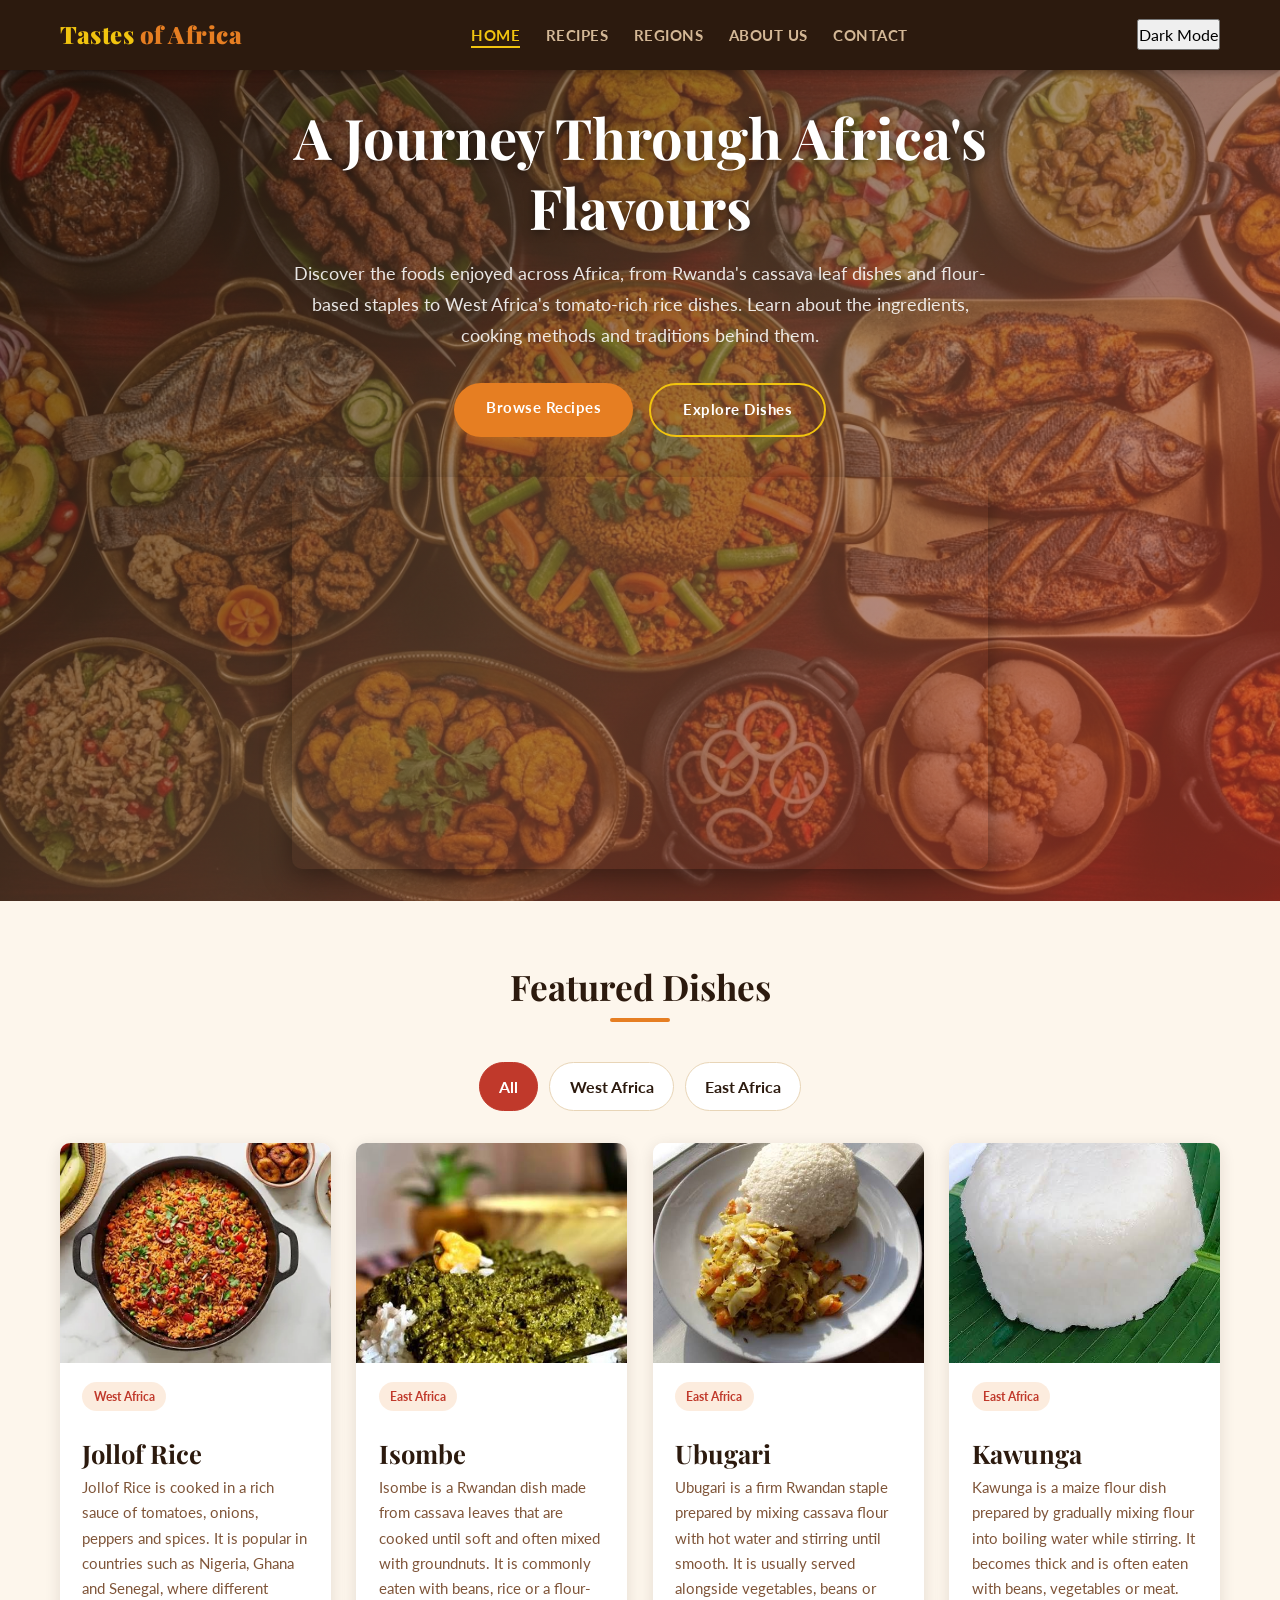
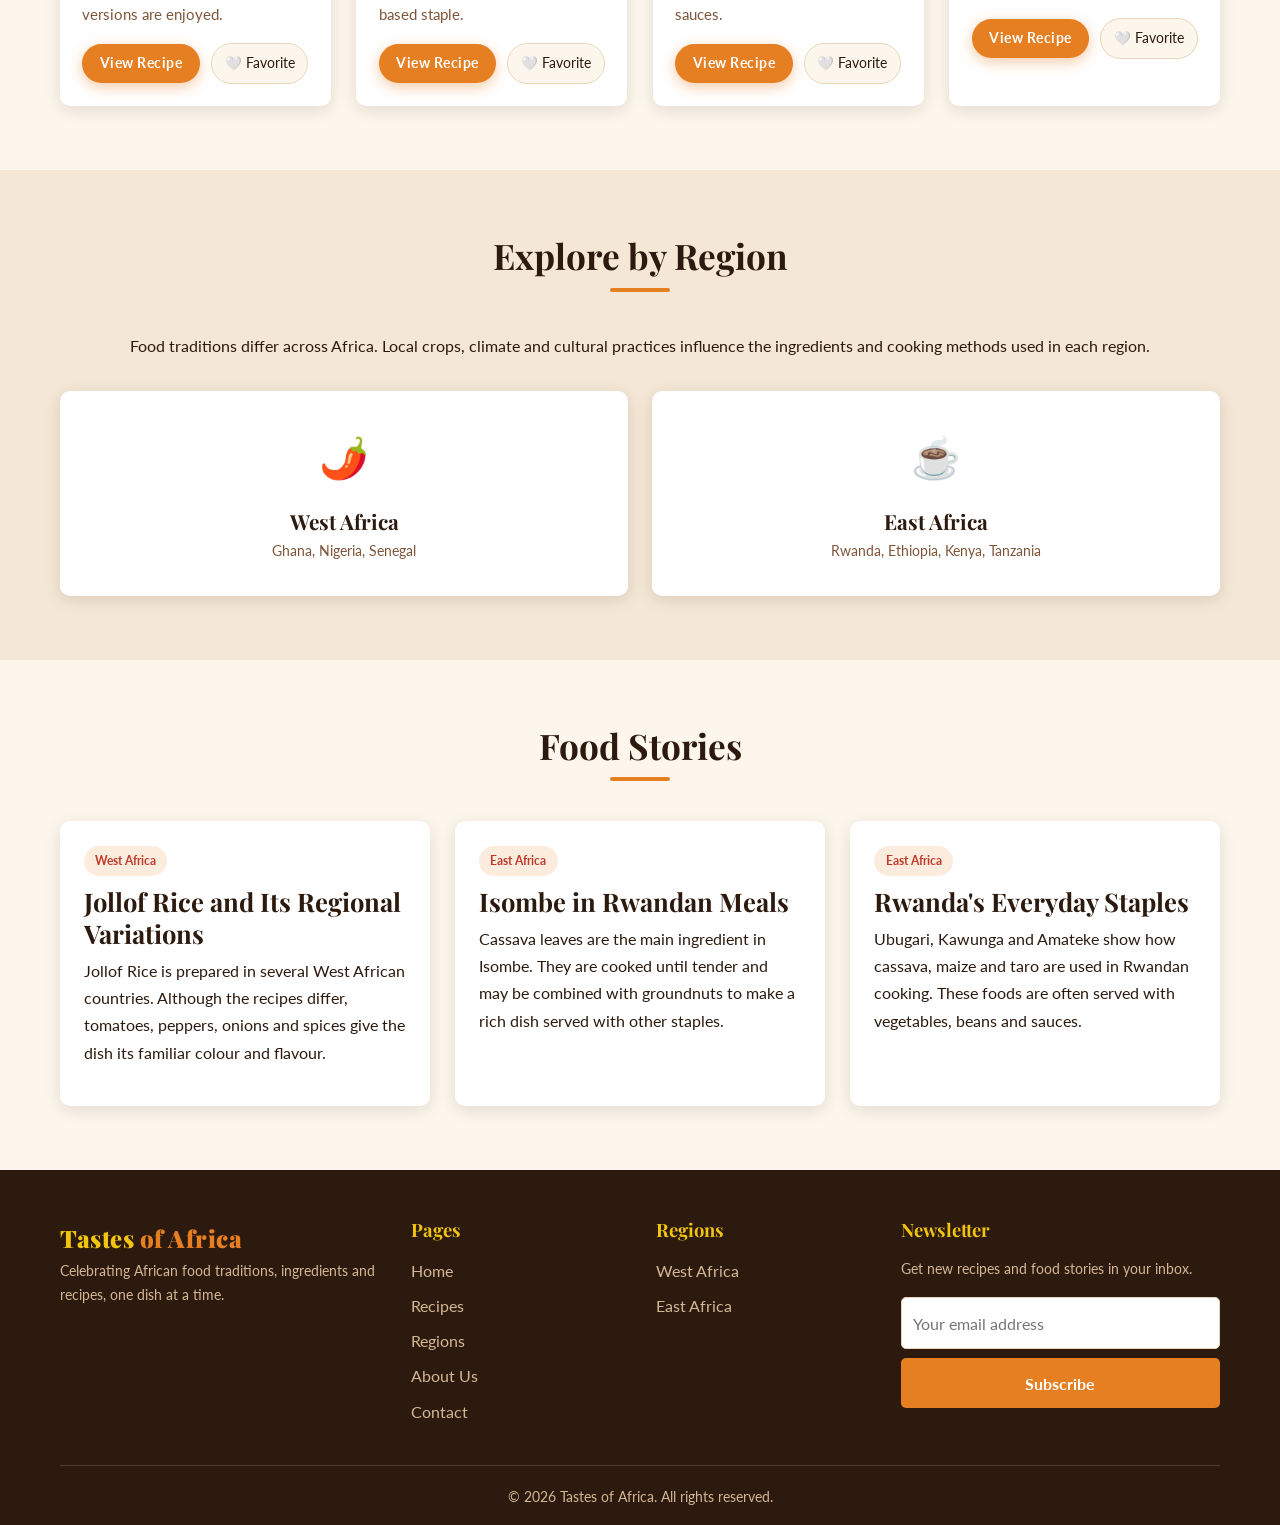
<file: index.html>
<!DOCTYPE html>
<html lang="en">
<head>
  <meta charset="UTF-8">
  <meta name="viewport" content="width=device-width, initial-scale=1.0">
  <title>Tastes of Africa | African Food and Recipes</title>
  <meta name="description" content="Discover African dishes, traditional ingredients, cooking methods and food cultures from East and West Africa.">
  <link rel="stylesheet" href="styles.css">
</head>
<body>

  <!-- Navigation -->
  <nav class="navbar" aria-label="Main navigation">
    <div class="container">
      <a href="index.html" class="nav-logo">Tastes <span>of Africa</span></a>

      <button class="nav-toggle" id="nav-toggle"
        aria-label="Toggle navigation"
        aria-controls="nav-links"
        aria-expanded="false">
        <span></span>
        <span></span>
        <span></span>
      </button>

      <ul class="nav-links" id="nav-links">
        <li><a href="index.html">Home</a></li>
        <li><a href="recipes.html">Recipes</a></li>
        <li><a href="regions.html">Regions</a></li>
        <li><a href="about.html">About Us</a></li>
        <li><a href="contact.html">Contact</a></li>
      </ul>
    </div>
  </nav>

  <!-- Homepage introduction -->
  <header class="hero" id="home">
    <div class="hero-bg" aria-hidden="true"></div>

    <div class="hero-content">
      <h1>A Journey Through Africa's Flavours</h1>
      <p>
        Discover the foods enjoyed across Africa, from Rwanda's cassava leaf
        dishes and flour-based staples to West Africa's tomato-rich rice dishes.
        Learn about the ingredients, cooking methods and traditions behind them.
      </p>

      <div class="hero-buttons">
        <a href="recipes.html" class="btn btn-primary">Browse Recipes</a>
        <a href="#featured" class="btn btn-outline">Explore Dishes</a>
      </div>

      <div class="hero-video">
        <div class="video-wrapper">
          <iframe
            width="560"
            height="315"
            src="https://www.youtube.com/embed/1zyDUkdVZ0E?si=cJLZMVnEvw1oaXay"
            title="African food and cooking traditions"
            frameborder="0"
            allow="accelerometer; autoplay; clipboard-write; encrypted-media; gyroscope; picture-in-picture; web-share"
            referrerpolicy="strict-origin-when-cross-origin"
            allowfullscreen>
          </iframe>
        </div>
      </div>
    </div>
  </header>

  <!-- Featured dishes -->
  <section class="section" id="featured">
    <div class="container">
      <h2 class="section-title">Featured Dishes</h2>

      <div class="filter-bar" role="group" aria-label="Filter recipes by region">
        <button class="filter-btn active" data-filter="all">All</button>
        <button class="filter-btn" data-filter="west-africa">West Africa</button>
        <button class="filter-btn" data-filter="east-africa">East Africa</button>
      </div>

      <div class="grid-4" id="recipe-grid">

        <article class="card recipe-card" data-region="west-africa">
          <figure>
            <img src="images/jollof-rice.jpg"
              alt="Jollof rice served with fried plantain"
              class="card-img" loading="lazy">

            <figcaption class="card-body">
              <span class="card-tag">West Africa</span>
              <h3>Jollof Rice</h3>
              <p>
                Jollof Rice is cooked in a rich sauce of tomatoes, onions,
                peppers and spices. It is popular in countries such as
                Nigeria, Ghana and Senegal, where different versions are enjoyed.
              </p>

              <div class="card-actions">
                <a href="recipe-jollof.html" class="btn btn-primary btn-small">
                  View Recipe
                </a>
                <button class="btn-fav" data-id="jollof">🤍 Favorite</button>
              </div>
            </figcaption>
          </figure>
        </article>

        <article class="card recipe-card" data-region="east-africa">
          <figure>
            <img src="images/isombe.jpg"
              alt="Traditional Rwandan Isombe"
              class="card-img" loading="lazy">

            <figcaption class="card-body">
              <span class="card-tag">East Africa</span>
              <h3>Isombe</h3>
              <p>
                Isombe is a Rwandan dish made from cassava leaves that are
                cooked until soft and often mixed with groundnuts.
                It is commonly eaten with beans, rice or a flour-based staple.
              </p>

              <div class="card-actions">
                <a href="recipe-isombe.html" class="btn btn-primary btn-small">
                  View Recipe
                </a>
                <button class="btn-fav" data-id="isombe">🤍 Favorite</button>
              </div>
            </figcaption>
          </figure>
        </article>

        <article class="card recipe-card" data-region="east-africa">
          <figure>
            <img src="images/ubugari.jpg"
              alt="Traditional Rwandan Ubugari"
              class="card-img" loading="lazy">

            <figcaption class="card-body">
              <span class="card-tag">East Africa</span>
              <h3>Ubugari</h3>
              <p>
                Ubugari is a firm Rwandan staple prepared by mixing cassava
                flour with hot water and stirring until smooth. It is usually
                served alongside vegetables, beans or sauces.
              </p>

              <div class="card-actions">
                <a href="recipe-ubugari.html" class="btn btn-primary btn-small">
                  View Recipe
                </a>
                <button class="btn-fav" data-id="ubugari">🤍 Favorite</button>
              </div>
            </figcaption>
          </figure>
        </article>

        <article class="card recipe-card" data-region="east-africa">
          <figure>
            <img src="images/kawunga.jpg"
              alt="Traditional East African Kawunga"
              class="card-img" loading="lazy">

            <figcaption class="card-body">
              <span class="card-tag">East Africa</span>
              <h3>Kawunga</h3>
              <p>
                Kawunga is a maize flour dish prepared by gradually mixing
                flour into boiling water while stirring. It becomes thick
                and is often eaten with beans, vegetables or meat.
              </p>

              <div class="card-actions">
                <a href="recipe-kawunga.html" class="btn btn-primary btn-small">
                  View Recipe
                </a>
                <button class="btn-fav" data-id="kawunga">🤍 Favorite</button>
              </div>
            </figcaption>
          </figure>
        </article>

      </div>
    </div>
  </section>

  <!-- Explore regions -->
  <section class="section region-section" id="regions">
    <div class="container">
      <h2 class="section-title">Explore by Region</h2>

      <p class="text-center">
        Food traditions differ across Africa. Local crops, climate and
        cultural practices influence the ingredients and cooking methods
        used in each region.
      </p>

      <div class="region-links">

        <a href="region-west.html" class="region-card">
          <span class="region-icon">🌶️</span>
          <span class="region-name">West Africa</span>
          <span>Ghana, Nigeria, Senegal</span>
        </a>

        <a href="region-east.html" class="region-card">
          <span class="region-icon">☕</span>
          <span class="region-name">East Africa</span>
          <span>Rwanda, Ethiopia, Kenya, Tanzania</span>
        </a>

      </div>
    </div>
  </section>

  <!-- Food stories -->
  <section class="section" id="trends">
    <div class="container">
      <h2 class="section-title">Food Stories</h2>

      <div class="grid-3">

        <article class="news-item">
          <span class="card-tag">West Africa</span>
          <h3>Jollof Rice and Its Regional Variations</h3>
          <p>
            Jollof Rice is prepared in several West African countries.
            Although the recipes differ, tomatoes, peppers, onions and
            spices give the dish its familiar colour and flavour.
          </p>
        </article>

        <article class="news-item">
          <span class="card-tag">East Africa</span>
          <h3>Isombe in Rwandan Meals</h3>
          <p>
            Cassava leaves are the main ingredient in Isombe.
            They are cooked until tender and may be combined with
            groundnuts to make a rich dish served with other staples.
          </p>
        </article>

        <article class="news-item">
          <span class="card-tag">East Africa</span>
          <h3>Rwanda's Everyday Staples</h3>
          <p>
            Ubugari, Kawunga and Amateke show how cassava, maize
            and taro are used in Rwandan cooking. These foods are
            often served with vegetables, beans and sauces.
          </p>
        </article>

      </div>
    </div>
  </section>

  <!-- Footer -->
  <footer class="footer">
    <div class="container">
      <div class="footer-grid">

        <div class="footer-brand">
          <span class="nav-logo">Tastes <span>of Africa</span></span>
          <p>
            Celebrating African food traditions, ingredients and recipes,
            one dish at a time.
          </p>
        </div>

        <div>
          <h4>Pages</h4>
          <ul>
            <li><a href="index.html">Home</a></li>
            <li><a href="recipes.html">Recipes</a></li>
            <li><a href="regions.html">Regions</a></li>
            <li><a href="about.html">About Us</a></li>
            <li><a href="contact.html">Contact</a></li>
          </ul>
        </div>

        <div>
          <h4>Regions</h4>
          <ul>
            <li><a href="region-west.html">West Africa</a></li>
            <li><a href="region-east.html">East Africa</a></li>
          </ul>
        </div>

        <div>
          <h4>Newsletter</h4>
          <p>Get new recipes and food stories in your inbox.</p>

          <form class="newsletter-form" id="newsletter-form">
            <input type="email" placeholder="Your email address"
              aria-label="Email address" required>
            <button type="submit">Subscribe</button>
          </form>
        </div>

      </div>

      <div class="footer-bottom">
        <p>&copy; 2026 Tastes of Africa. All rights reserved.</p>
      </div>
    </div>
  </footer>

  <script src="script.js"></script>
</body>
</html>
</file>
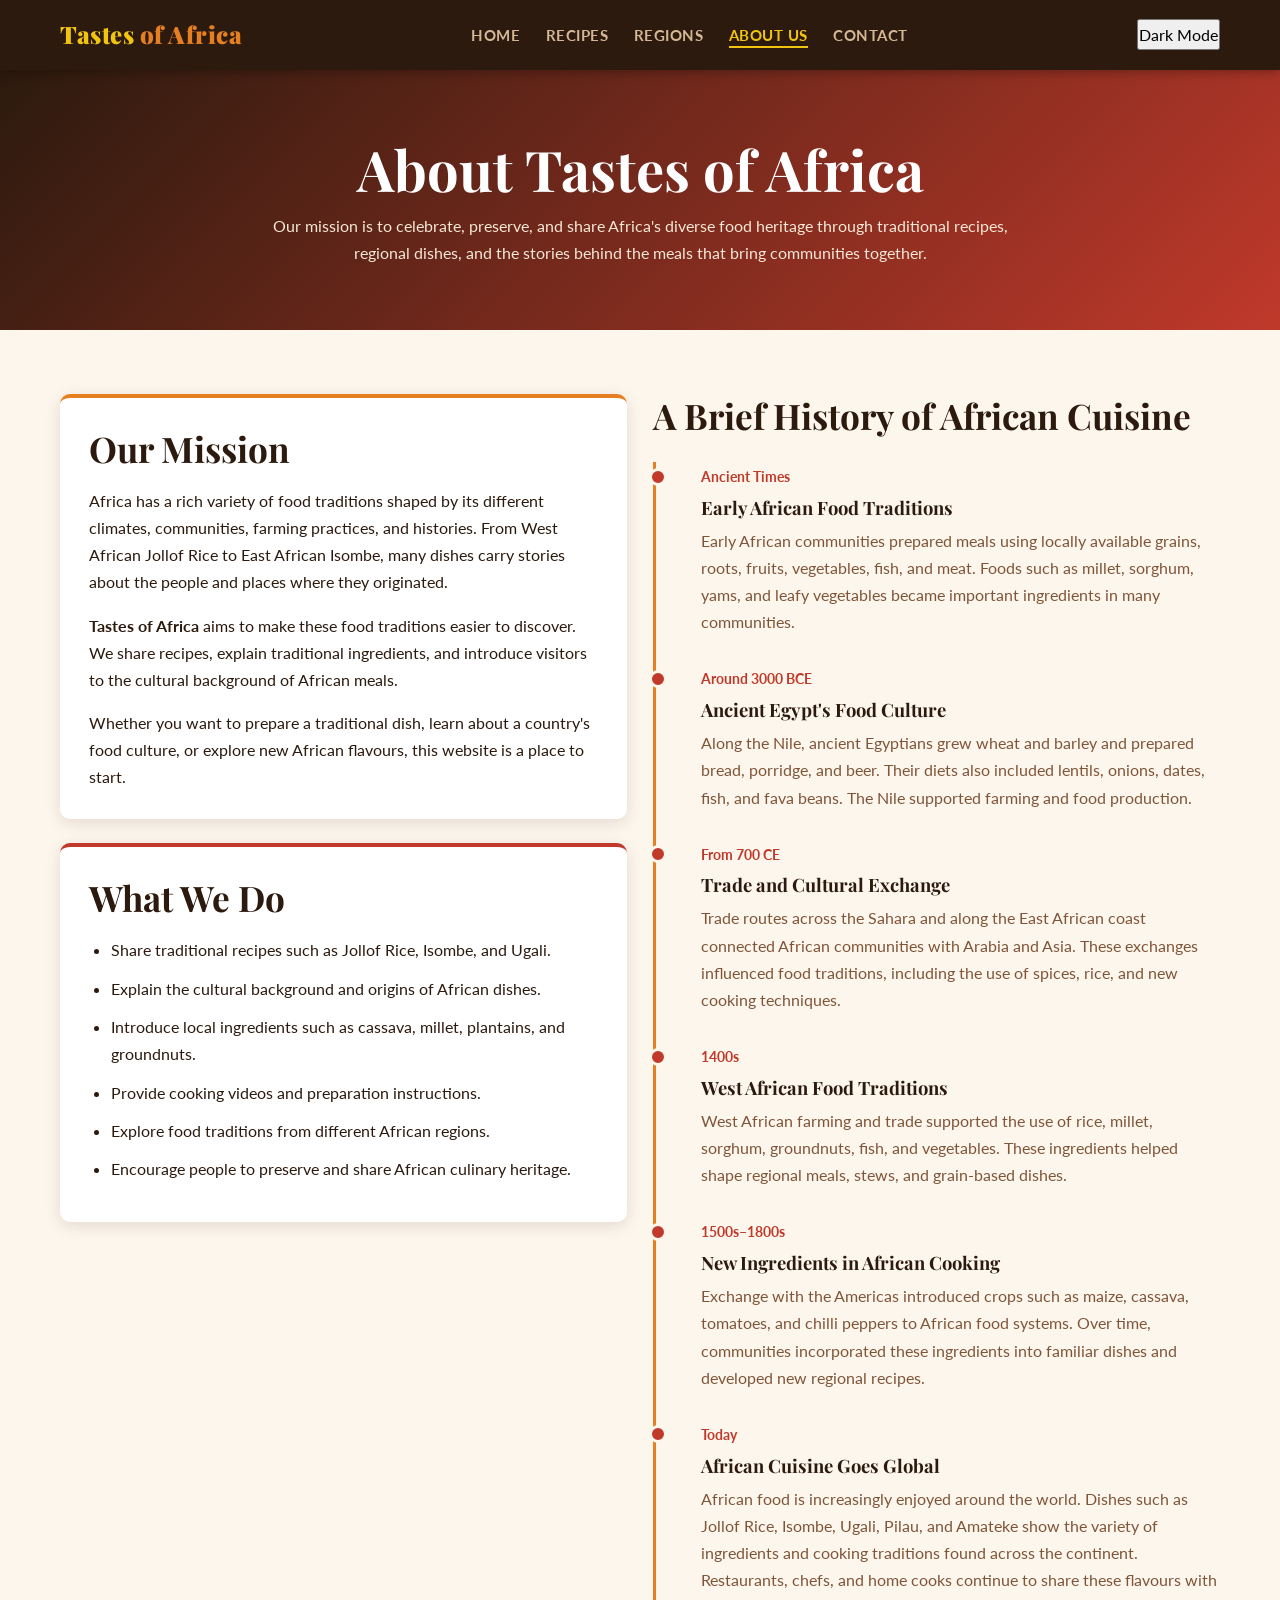
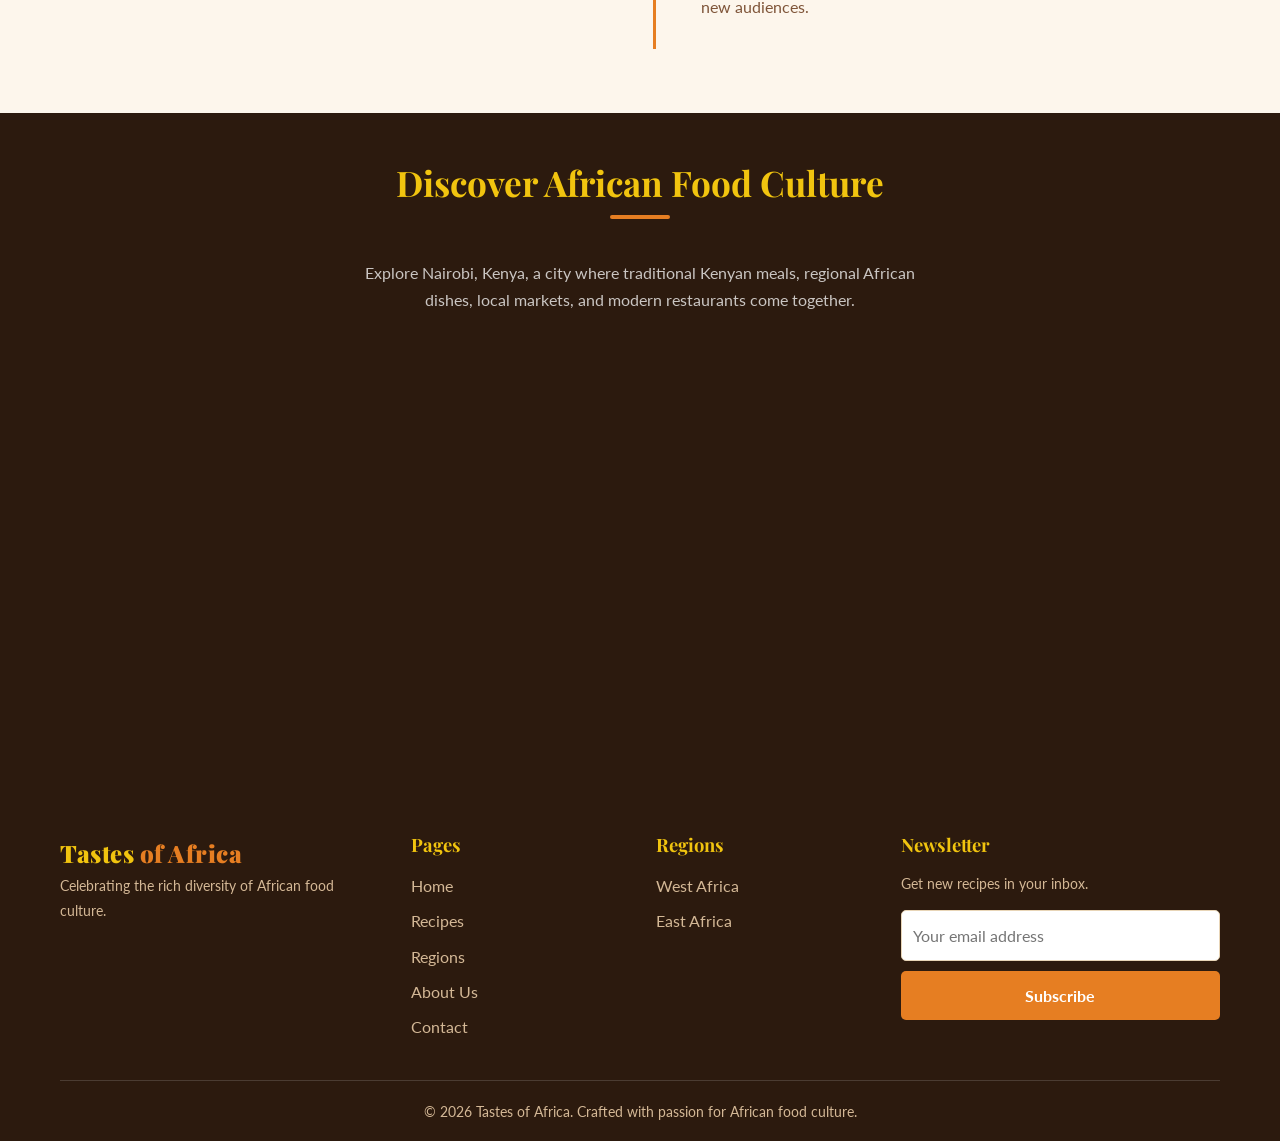
<file: about.html>
<!DOCTYPE html>
<html lang="en">
<head>
  <meta charset="UTF-8" />
  <meta name="viewport" content="width=device-width, initial-scale=1.0" />
  <meta name="description" content="Discover the mission of Tastes of Africa and explore the history, ingredients, and cultural traditions behind African cuisine." />
  <title>About Us – Tastes of Africa</title>
  <link rel="stylesheet" href="styles.css" />
</head>
<body>

  <nav class="navbar" aria-label="Main navigation">
    <div class="container">
      <a href="index.html" class="nav-logo">Tastes <span>of Africa</span></a>

      <button class="nav-toggle" id="nav-toggle" aria-label="Toggle navigation" aria-expanded="false">
        <span></span>
        <span></span>
        <span></span>
      </button>

      <ul class="nav-links" id="nav-links">
        <li><a href="index.html">Home</a></li>
        <li><a href="recipes.html">Recipes</a></li>
        <li><a href="regions.html">Regions</a></li>
        <li><a href="about.html">About Us</a></li>
        <li><a href="contact.html">Contact</a></li>
      </ul>
    </div>
  </nav>

  <header class="about-hero">
    <div class="container">
      <h1>About Tastes of Africa</h1>
      <p>
        Our mission is to celebrate, preserve, and share Africa's diverse food
        heritage through traditional recipes, regional dishes, and the stories
        behind the meals that bring communities together.
      </p>
    </div>
  </header>

  <section class="section">
    <div class="container">
      <div class="grid-2">

        <div>
          <div class="mission-box">
            <h2>Our Mission</h2>

            <p>
              Africa has a rich variety of food traditions shaped by its
              different climates, communities, farming practices, and histories.
              From West African Jollof Rice to East African Isombe, many dishes
              carry stories about the people and places where they originated.
            </p>

            <p>
              <strong>Tastes of Africa</strong> aims to make these food traditions
              easier to discover. We share recipes, explain traditional ingredients,
              and introduce visitors to the cultural background of African meals.
            </p>

            <p>
              Whether you want to prepare a traditional dish, learn about a
              country's food culture, or explore new African flavours, this
              website is a place to start.
            </p>
          </div>

          <div class="mission-box mission-activities">
            <h2>What We Do</h2>

            <ul class="activities-list">
              <li>Share traditional recipes such as Jollof Rice, Isombe, and Ugali.</li>
              <li>Explain the cultural background and origins of African dishes.</li>
              <li>Introduce local ingredients such as cassava, millet, plantains, and groundnuts.</li>
              <li>Provide cooking videos and preparation instructions.</li>
              <li>Explore food traditions from different African regions.</li>
              <li>Encourage people to preserve and share African culinary heritage.</li>
            </ul>
          </div>
        </div>

        <div>
          <h2 class="timeline-heading">A Brief History of African Cuisine</h2>

          <div class="timeline">

            <div class="timeline-item">
              <span class="timeline-year">Ancient Times</span>
              <h4>Early African Food Traditions</h4>
              <p>
                Early African communities prepared meals using locally available
                grains, roots, fruits, vegetables, fish, and meat. Foods such as
                millet, sorghum, yams, and leafy vegetables became important
                ingredients in many communities.
              </p>
            </div>

            <div class="timeline-item">
              <span class="timeline-year">Around 3000 BCE</span>
              <h4>Ancient Egypt's Food Culture</h4>
              <p>
                Along the Nile, ancient Egyptians grew wheat and barley and
                prepared bread, porridge, and beer. Their diets also included
                lentils, onions, dates, fish, and fava beans. The Nile supported
                farming and food production.
              </p>
            </div>

            <div class="timeline-item">
              <span class="timeline-year">From 700 CE</span>
              <h4>Trade and Cultural Exchange</h4>
              <p>
                Trade routes across the Sahara and along the East African coast
                connected African communities with Arabia and Asia. These
                exchanges influenced food traditions, including the use of
                spices, rice, and new cooking techniques.
              </p>
            </div>

            <div class="timeline-item">
              <span class="timeline-year">1400s</span>
              <h4>West African Food Traditions</h4>
              <p>
                West African farming and trade supported the use of rice, millet,
                sorghum, groundnuts, fish, and vegetables. These ingredients
                helped shape regional meals, stews, and grain-based dishes.
              </p>
            </div>

            <div class="timeline-item">
              <span class="timeline-year">1500s–1800s</span>
              <h4>New Ingredients in African Cooking</h4>
              <p>
                Exchange with the Americas introduced crops such as maize,
                cassava, tomatoes, and chilli peppers to African food systems.
                Over time, communities incorporated these ingredients into
                familiar dishes and developed new regional recipes.
              </p>
            </div>

            <div class="timeline-item">
              <span class="timeline-year">Today</span>
              <h4>African Cuisine Goes Global</h4>
              <p>
                African food is increasingly enjoyed around the world. Dishes
                such as Jollof Rice, Isombe, Ugali, Pilau, and Amateke show the
                variety of ingredients and cooking traditions found across the
                continent. Restaurants, chefs, and home cooks continue to share
                these flavours with new audiences.
              </p>
            </div>

          </div>
        </div>

      </div>
    </div>
  </section>

  <section class="section about-map-section">
    <div class="container">
      <h2 class="section-title about-map-title">
        Discover African Food Culture
      </h2>

      <p class="text-center about-map-description">
        Explore Nairobi, Kenya, a city where traditional Kenyan meals,
        regional African dishes, local markets, and modern restaurants
        come together.
      </p>

      <div class="map-wrapper">
        <iframe
          src="https://www.google.com/maps/embed?pb=!1m18!1m12!1m3!1d3988.816884!2d36.8219!3d-1.2921!2m3!1f0!2f0!3f0!3m2!1i1024!2i768!4f13.1!3m3!1m2!1s0x182f10d664b1fae3%3A0x3e37ff7faad5d75f!2sNairobi%2C%20Kenya!5e0!3m2!1sen!2sza!4v1699900000000"
          title="Map showing Nairobi, Kenya"
          loading="lazy"
          referrerpolicy="no-referrer-when-downgrade"
          allowfullscreen>
        </iframe>
      </div>
    </div>
  </section>

  <footer class="footer">
    <div class="container">
      <div class="footer-grid">

        <div class="footer-brand">
          <span class="nav-logo">Tastes <span>of Africa</span></span>
          <p>Celebrating the rich diversity of African food culture.</p>
        </div>

        <div>
          <h4>Pages</h4>
          <ul>
            <li><a href="index.html">Home</a></li>
            <li><a href="recipes.html">Recipes</a></li>
            <li><a href="regions.html">Regions</a></li>
            <li><a href="about.html">About Us</a></li>
            <li><a href="contact.html">Contact</a></li>
          </ul>
        </div>

        <div>
          <h4>Regions</h4>
          <ul>
            <li><a href="region-west.html">West Africa</a></li>
            <li><a href="region-east.html">East Africa</a></li>
          </ul>
        </div>

        <div>
          <h4>Newsletter</h4>
          <p class="newsletter-description">
            Get new recipes in your inbox.
          </p>

          <form
            class="newsletter-form"
            id="newsletter-form"
            novalidate
            aria-label="Newsletter signup">
            <input
              type="email"
              name="newsletter-email"
              placeholder="Your email address"
              aria-label="Email address"
              required />
            <button type="submit">Subscribe</button>
          </form>
        </div>

      </div>

      <div class="footer-bottom">
        <p>
          &copy; 2026 Tastes of Africa.
          Crafted with passion for African food culture.
        </p>
      </div>
    </div>
  </footer>

  <script src="script.js"></script>
</body>
</html>
</file>
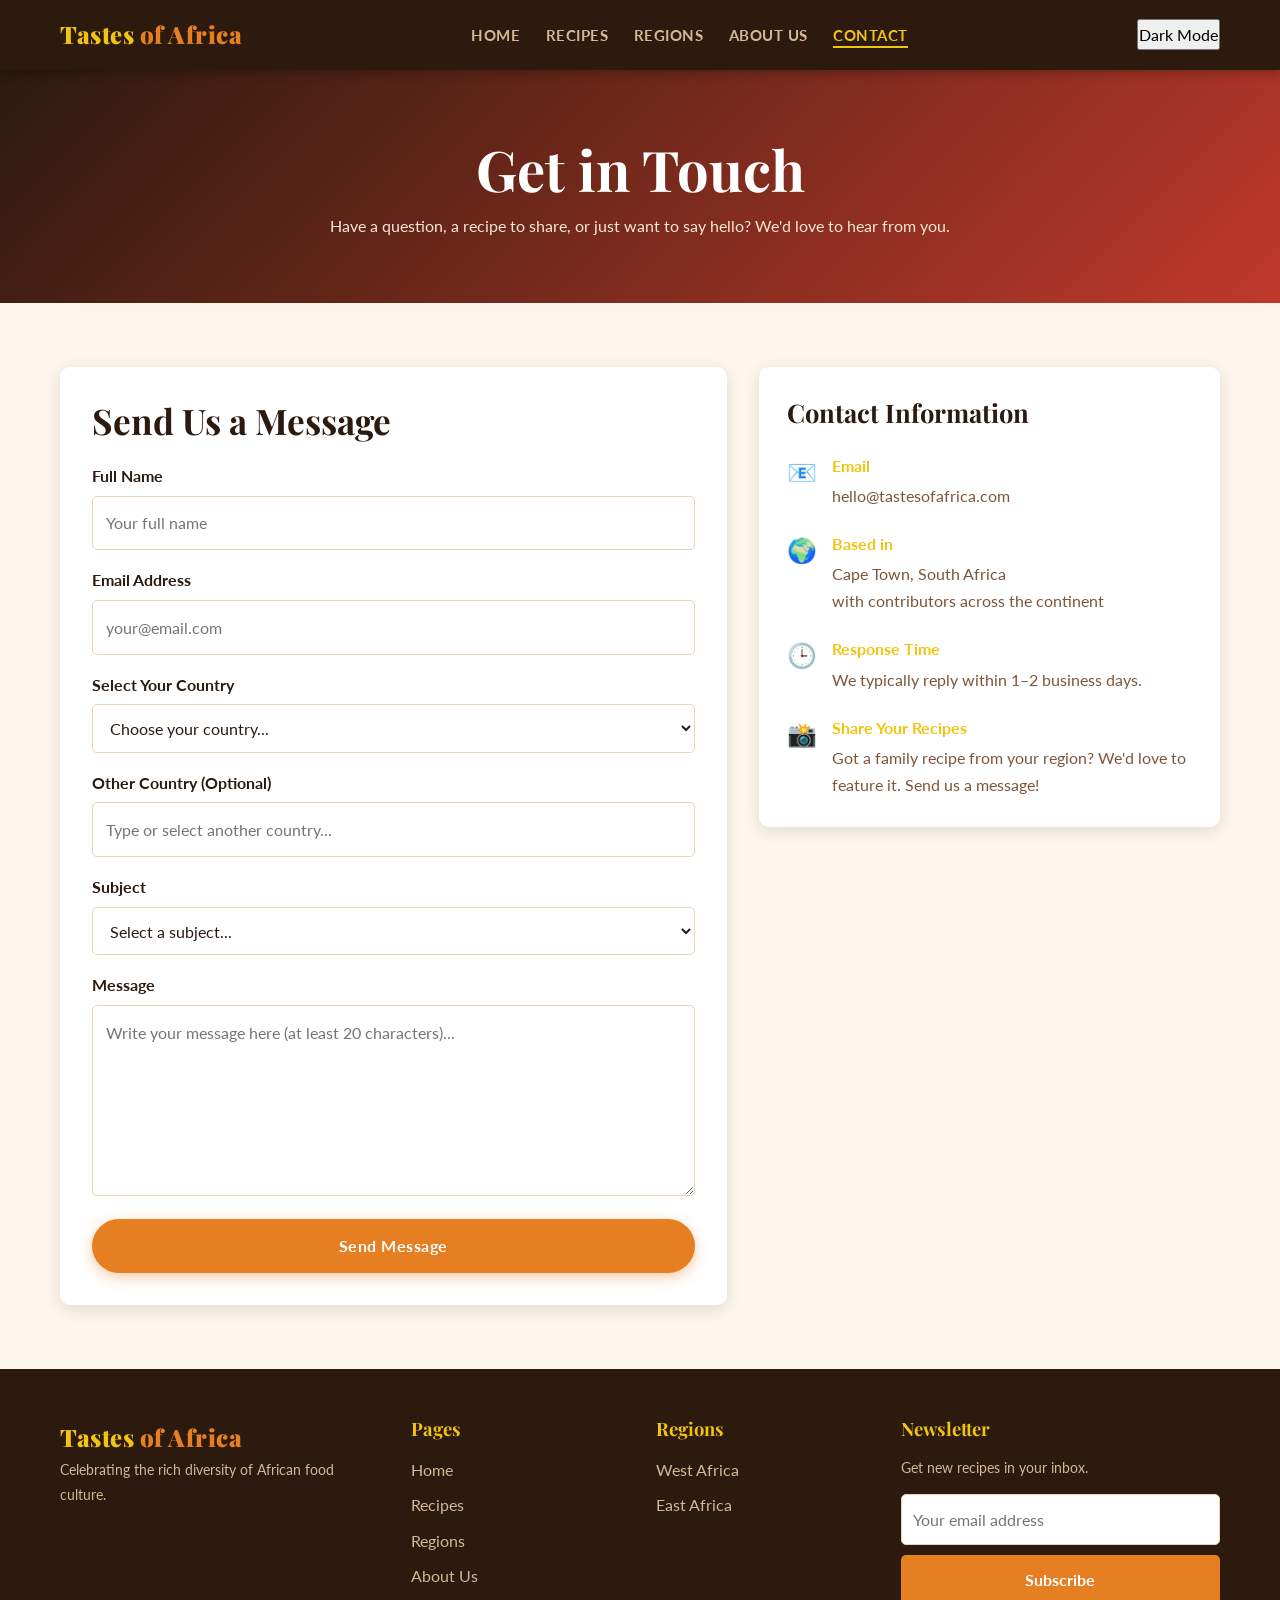
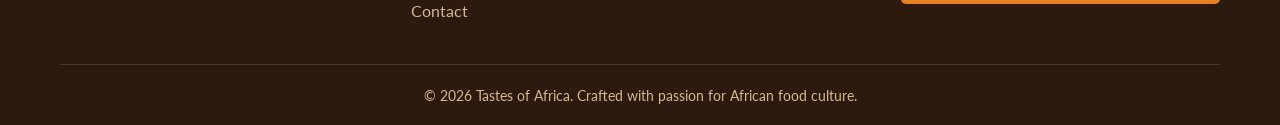
<file: contact.html>
<!DOCTYPE html>
<html lang="en">
<head>
  <meta charset="UTF-8" />
  <meta name="viewport" content="width=device-width, initial-scale=1.0" />
  <title>Contact Us – Tastes of Africa</title>
  <meta name="description" content="Get in touch with Tastes of Africa. Send us your questions, recipe suggestions, or feedback about African food culture." />
  <link rel="stylesheet" href="styles.css" />
</head>
<body>

  <nav class="navbar" aria-label="Main navigation">
    <div class="container">
      <a href="index.html" class="nav-logo">Tastes <span>of Africa</span></a>

      <button class="nav-toggle" id="nav-toggle" aria-label="Toggle navigation" aria-expanded="false">
        <span></span>
        <span></span>
        <span></span>
      </button>

      <ul class="nav-links" id="nav-links">
        <li><a href="index.html">Home</a></li>
        <li><a href="recipes.html">Recipes</a></li>
        <li><a href="regions.html">Regions</a></li>
        <li><a href="about.html">About Us</a></li>
        <li><a href="contact.html">Contact</a></li>
      </ul>
    </div>
  </nav>

  <header class="contact-hero">
    <div class="container">
      <h1>Get in Touch</h1>
      <p>
        Have a question, a recipe to share, or just want to say hello?
        We'd love to hear from you.
      </p>
    </div>
  </header>

  <section class="section">
    <div class="container">
      <div class="contact-layout">

        <div>
          <form id="contact-form" class="contact-form" novalidate aria-label="Contact form">

            <h2 class="contact-form-heading">Send Us a Message</h2>

            <div class="form-group">
              <label for="contact-name">Full Name</label>
              <input
                type="text"
                id="contact-name"
                name="name"
                placeholder="Your full name"
                required
                autocomplete="name"
              />
            </div>

            <div class="form-group">
              <label for="contact-email">Email Address</label>
              <input
                type="email"
                id="contact-email"
                name="email"
                placeholder="your@email.com"
                required
                autocomplete="email"
              />
            </div>

            <div class="form-group">
              <label for="contact-country">Select Your Country</label>
              <select id="contact-country" name="country">
                <option value="">Choose your country...</option>
                <option value="Rwanda">Rwanda</option>
                <option value="Uganda">Uganda</option>
                <option value="Kenya">Kenya</option>
                <option value="Tanzania">Tanzania</option>
                <option value="Nigeria">Nigeria</option>
                <option value="Ghana">Ghana</option>
                <option value="South Africa">South Africa</option>
                <option value="Ethiopia">Ethiopia</option>
                <option value="Morocco">Morocco</option>
                <option value="Egypt">Egypt</option>
                <option value="Other">Other</option>
              </select>
            </div>

            <div class="form-group">
              <label for="other-country">Other Country (Optional)</label>
              <input
                type="text"
                id="other-country"
                name="other-country"
                list="country-list"
                placeholder="Type or select another country..."
              />

              <datalist id="country-list">
                <option value="Senegal"></option>
                <option value="Ivory Coast"></option>
                <option value="United Kingdom"></option>
                <option value="United States"></option>
                <option value="Canada"></option>
                <option value="Australia"></option>
                <option value="Germany"></option>
                <option value="France"></option>
                <option value="Netherlands"></option>
              </datalist>
            </div>

            <div class="form-group">
              <label for="contact-subject">Subject</label>
              <select id="contact-subject" name="subject">
                <option value="">Select a subject...</option>
                <option value="recipe">Recipe Question or Suggestion</option>
                <option value="collaboration">Collaboration or Partnership</option>
                <option value="feedback">Website Feedback</option>
                <option value="other">Other</option>
              </select>
            </div>

            <div class="form-group">
              <label for="contact-message">Message</label>
              <textarea
                id="contact-message"
                name="message"
                placeholder="Write your message here (at least 20 characters)..."
                required
                minlength="21"
                rows="6"
              ></textarea>

              <span class="form-error" id="msg-error" role="alert"></span>
            </div>

            <button
              type="submit"
              class="btn btn-primary contact-submit"
              id="form-submit"
            >
              Send Message
            </button>

          </form>

          <div
            class="form-confirmation"
            id="form-confirm"
            role="status"
            aria-live="polite"
            hidden
          >
            <h3>✅ Message Sent!</h3>
            <p id="confirm-text">
              Thank you for contacting Tastes of Africa. We appreciate your message!
            </p>
          </div>

        </div>

        <aside>
          <div class="contact-info-box">
            <h3>Contact Information</h3>

            <div class="info-item">
              <span class="info-icon">📧</span>
              <div>
                <strong class="info-label">Email</strong>
                <p>hello@tastesofafrica.com</p>
              </div>
            </div>

            <div class="info-item">
              <span class="info-icon">🌍</span>
              <div>
                <strong class="info-label">Based in</strong>
                <p>
                  Cape Town, South Africa<br />
                  with contributors across the continent
                </p>
              </div>
            </div>

            <div class="info-item">
              <span class="info-icon">🕒</span>
              <div>
                <strong class="info-label">Response Time</strong>
                <p>We typically reply within 1–2 business days.</p>
              </div>
            </div>

            <div class="info-item">
              <span class="info-icon">📸</span>
              <div>
                <strong class="info-label">Share Your Recipes</strong>
                <p>
                  Got a family recipe from your region?
                  We'd love to feature it. Send us a message!
                </p>
              </div>
            </div>
          </div>

          <div class="map-wrapper contact-map">
            <iframe
              src="https://www.google.com/maps/embed?pb=!1m18!1m12!1m3!1d105226.8!2d18.4241!3d-33.9249!2m3!1f0!2f0!3f0!3m2!1i1024!2i768!4f13.1!3m3!1m2!1s0x1dcc500f8826eed7%3A0x687fe1fc2828498f!2sCape%20Town%2C%20South%20Africa!5e0!3m2!1sen!2sza!4v1699900000000"
              title="Cape Town, South Africa — location of Tastes of Africa"
              loading="lazy"
              referrerpolicy="no-referrer-when-downgrade"
              allowfullscreen>
            </iframe>
          </div>
        </aside>

      </div>
    </div>
  </section>

  <footer class="footer">
    <div class="container">
      <div class="footer-grid">

        <div class="footer-brand">
          <span class="nav-logo">Tastes <span>of Africa</span></span>
          <p>Celebrating the rich diversity of African food culture.</p>
        </div>

        <div>
          <h4>Pages</h4>
          <ul>
            <li><a href="index.html">Home</a></li>
            <li><a href="recipes.html">Recipes</a></li>
            <li><a href="regions.html">Regions</a></li>
            <li><a href="about.html">About Us</a></li>
            <li><a href="contact.html">Contact</a></li>
          </ul>
        </div>

        <div>
          <h4>Regions</h4>
          <ul>
            <li><a href="region-west.html">West Africa</a></li>
            <li><a href="region-east.html">East Africa</a></li>
          </ul>
        </div>

        <div>
          <h4>Newsletter</h4>
          <p class="newsletter-description">
            Get new recipes in your inbox.
          </p>

          <form
            class="newsletter-form"
            id="newsletter-form"
            novalidate
            aria-label="Newsletter signup"
          >
            <input
              type="email"
              name="newsletter-email"
              placeholder="Your email address"
              aria-label="Email address"
              required
            />
            <button type="submit">Subscribe</button>
          </form>
        </div>

      </div>

      <div class="footer-bottom">
        <p>
          &copy; 2026 Tastes of Africa.
          Crafted with passion for African food culture.
        </p>
      </div>
    </div>
  </footer>

  <script src="script.js"></script>
</body>
</html>
</file>
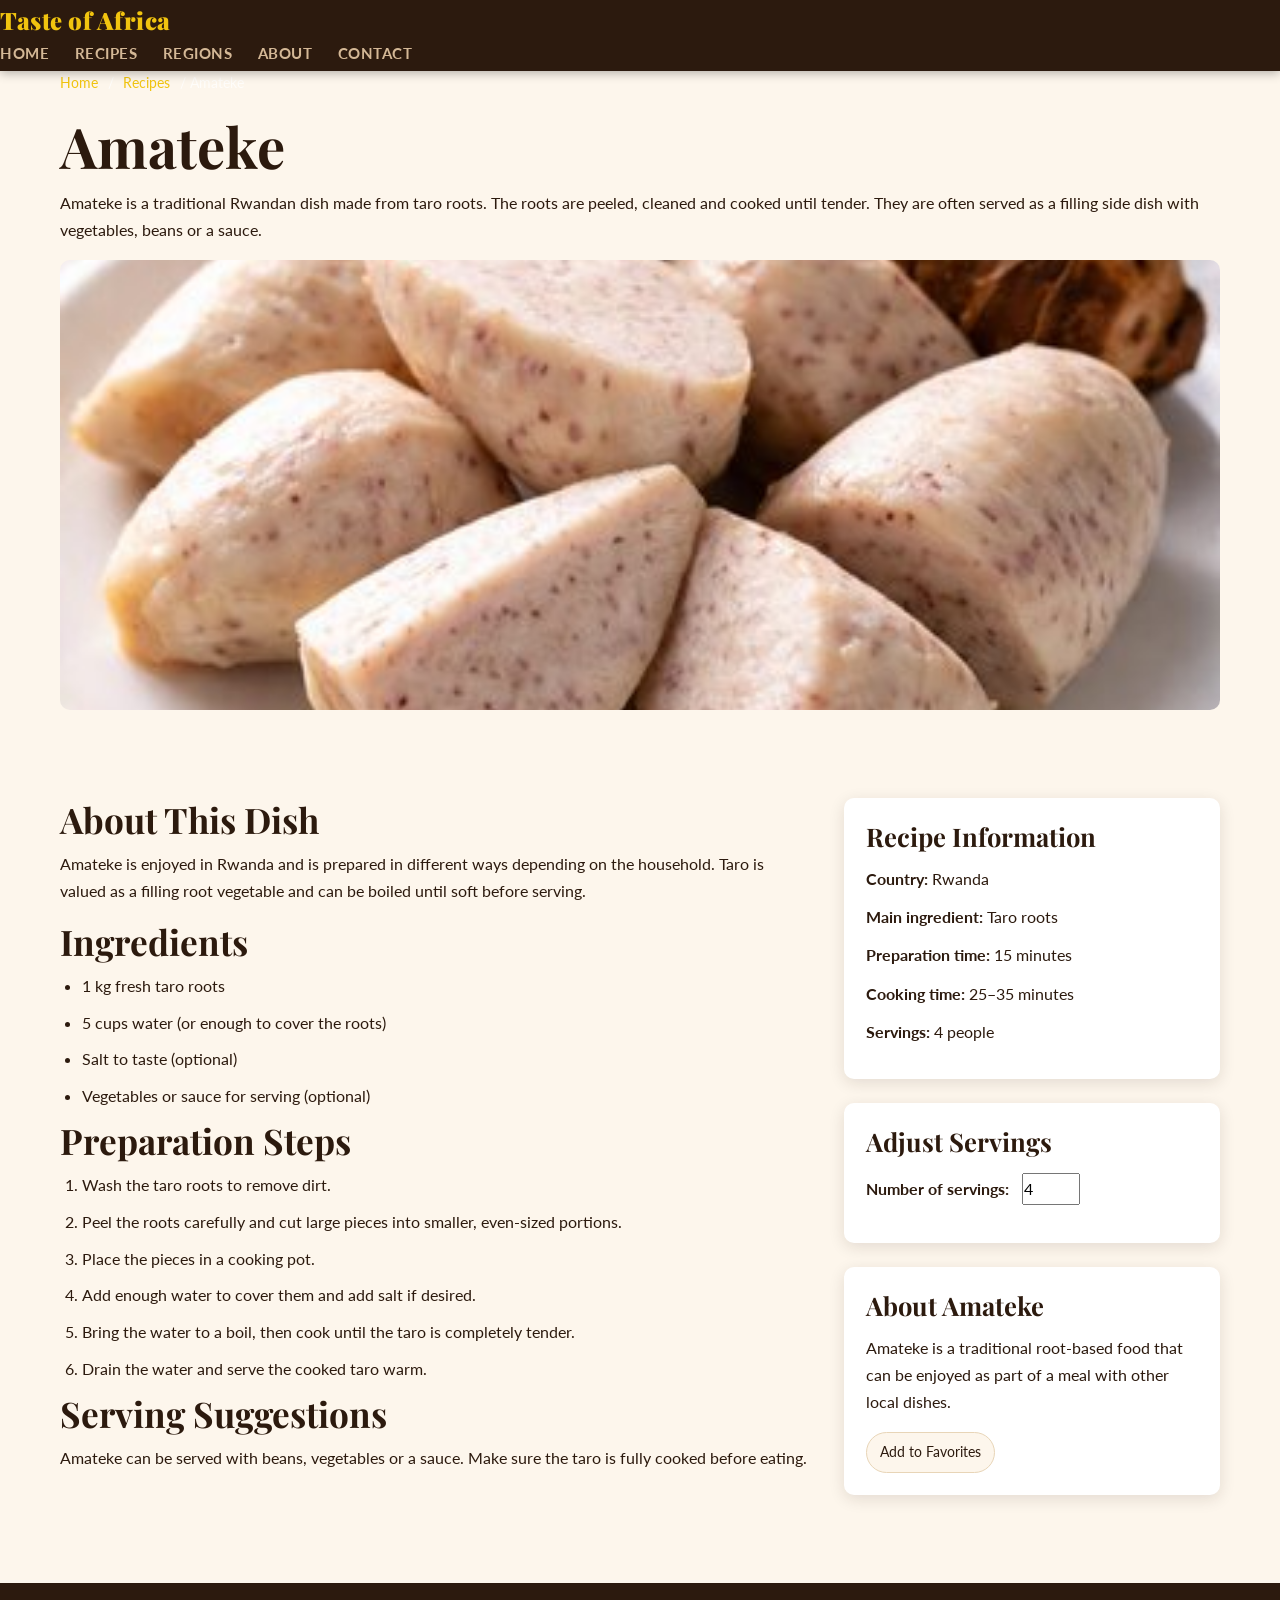
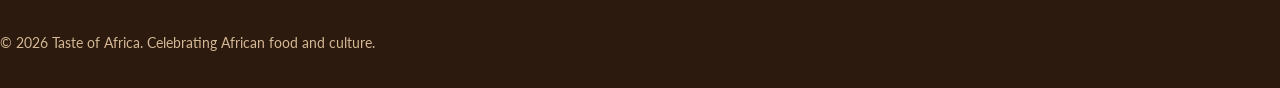
<file: recipe-amateke.html>
<!DOCTYPE html>
<html lang="en">
<head>
    <meta charset="UTF-8">
    <meta name="viewport" content="width=device-width, initial-scale=1.0">
    <title>Amateke Recipe | Taste of Africa</title>
    <link rel="stylesheet" href="styles.css">
</head>
<body>

    <!-- Navigation -->
    <nav class="navbar">
        <a href="index.html" class="nav-logo">Taste of Africa</a>

        <button class="nav-toggle" id="nav-toggle" aria-label="Open navigation">
            ☰
        </button>

        <div class="nav-links" id="nav-links">
            <a href="index.html">Home</a>
            <a href="recipes.html">Recipes</a>
            <a href="regions.html">Regions</a>
            <a href="about.html">About</a>
            <a href="contact.html">Contact</a>
        </div>
    </nav>

    <main class="container">
        <!-- Recipe introduction -->
        <section class="recipe-hero">
            <p class="breadcrumb">
                <a href="index.html">Home</a> /
                <a href="recipes.html">Recipes</a> /
                Amateke
            </p>

            <h1>Amateke</h1>

            <p>
                Amateke is a traditional Rwandan dish made from taro roots.
                The roots are peeled, cleaned and cooked until tender. They
                are often served as a filling side dish with vegetables,
                beans or a sauce.
            </p>

            <img
                src="images/amateke.jpg"
                alt="Cooked traditional Amateke taro roots"
                class="recipe-img"
            >
        </section>

        <!-- Recipe details -->
        <section class="section recipe-layout">
            <div class="recipe-main">
                <h2>About This Dish</h2>

                <p>
                    Amateke is enjoyed in Rwanda and is prepared in different
                    ways depending on the household. Taro is valued as a
                    filling root vegetable and can be boiled until soft
                    before serving.
                </p>

                <h2>Ingredients</h2>

                <ul id="ingredient-list" data-original-servings="4">
                    <li>
                        <span data-base-quantity="1" data-unit="kg">
                            1 kg
                        </span>
                        fresh taro roots
                    </li>
                    <li>
                        <span data-base-quantity="5" data-unit="cups">
                            5 cups
                        </span>
                        water (or enough to cover the roots)
                    </li>
                    <li>Salt to taste (optional)</li>
                    <li>Vegetables or sauce for serving (optional)</li>
                </ul>

                <h2>Preparation Steps</h2>

                <ol>
                    <li>Wash the taro roots to remove dirt.</li>
                    <li>
                        Peel the roots carefully and cut large pieces into
                        smaller, even-sized portions.
                    </li>
                    <li>Place the pieces in a cooking pot.</li>
                    <li>
                        Add enough water to cover them and add salt if desired.
                    </li>
                    <li>
                        Bring the water to a boil, then cook until the taro
                        is completely tender.
                    </li>
                    <li>
                        Drain the water and serve the cooked taro warm.
                    </li>
                </ol>

                <h2>Serving Suggestions</h2>

                <p>
                    Amateke can be served with beans, vegetables or a sauce.
                    Make sure the taro is fully cooked before eating.
                </p>
            </div>

            <!-- Recipe sidebar -->
            <aside class="recipe-sidebar">
                <div class="sidebar-box">
                    <h3>Recipe Information</h3>

                    <ul class="recipe-info-list">
                        <li><strong>Country:</strong> Rwanda</li>
                        <li><strong>Main ingredient:</strong> Taro roots</li>
                        <li><strong>Preparation time:</strong> 15 minutes</li>
                        <li><strong>Cooking time:</strong> 25–35 minutes</li>
                        <li><strong>Servings:</strong> 4 people</li>
                    </ul>
                </div>

                <div class="sidebar-box">
                    <h3>Adjust Servings</h3>

                    <div class="servings-control">
                        <label for="serving-count">Number of servings:</label>
                        <input
                            type="number"
                            id="serving-count"
                            value="4"
                            min="1"
                            max="20"
                        >
                    </div>
                </div>

                <div class="sidebar-box">
                    <h3>About Amateke</h3>

                    <p class="sidebar-description">
                        Amateke is a traditional root-based food that can be
                        enjoyed as part of a meal with other local dishes.
                    </p>

                    <button
                        class="btn-fav btn-fav-full"
                        data-id="amateke"
                        type="button"
                    >
                        Add to Favorites
                    </button>
                </div>
            </aside>
        </section>
    </main>

    <!-- Footer -->
    <footer class="footer">
        <p>&copy; 2026 Taste of Africa. Celebrating African food and culture.</p>
    </footer>

    <script src="script.js"></script>
</body>
</html>
</file>
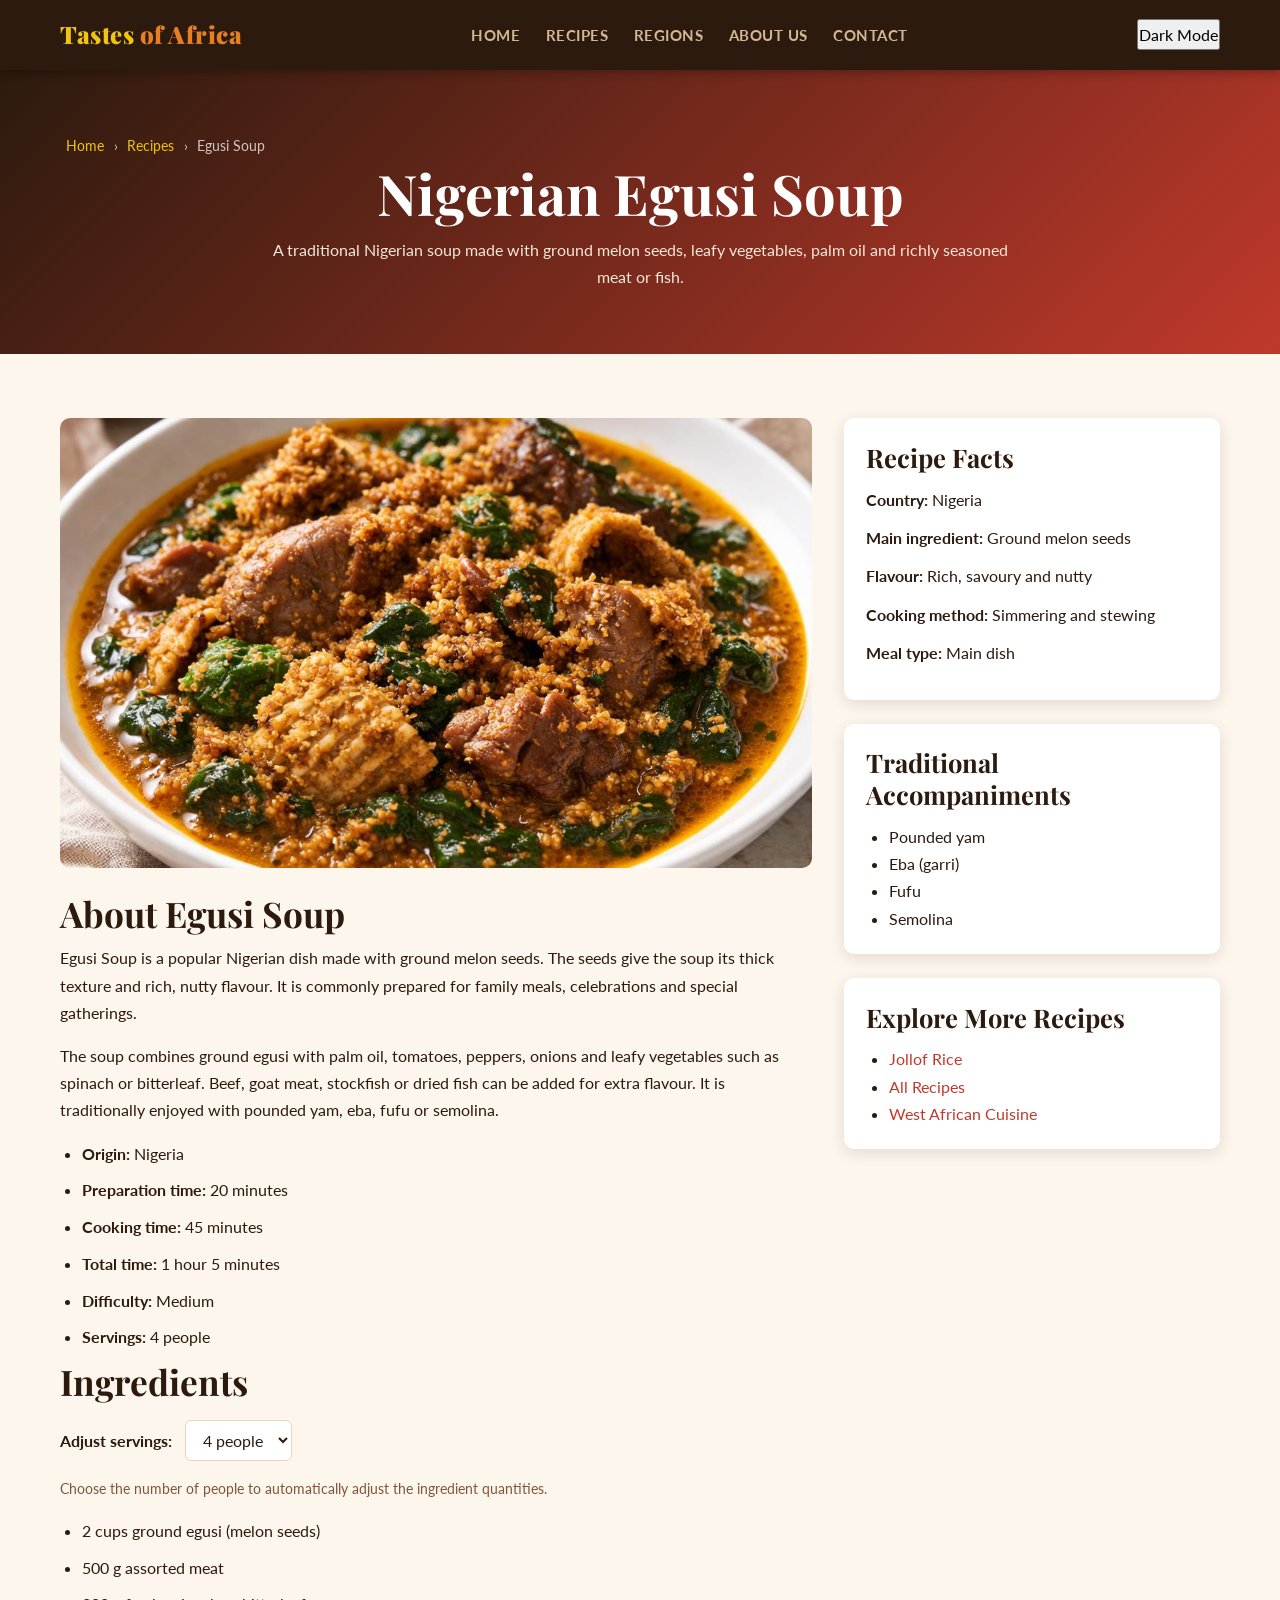
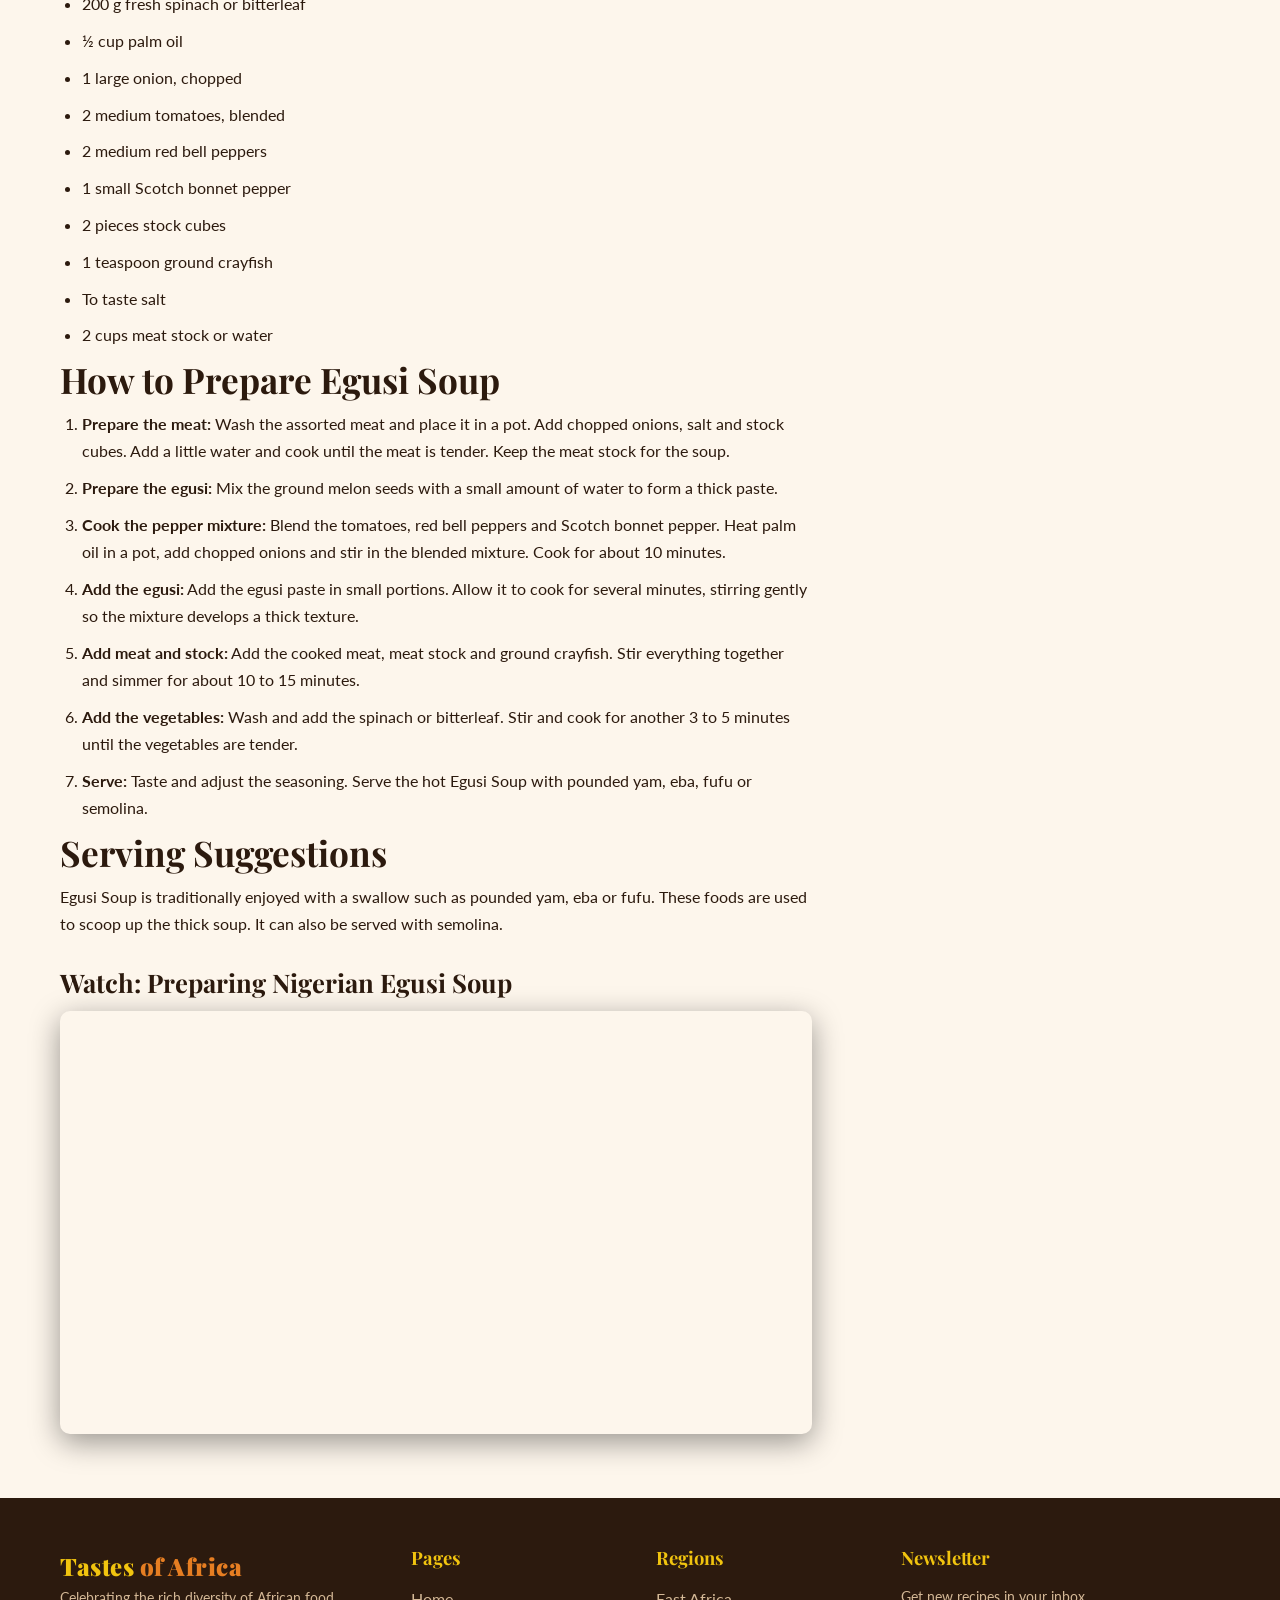
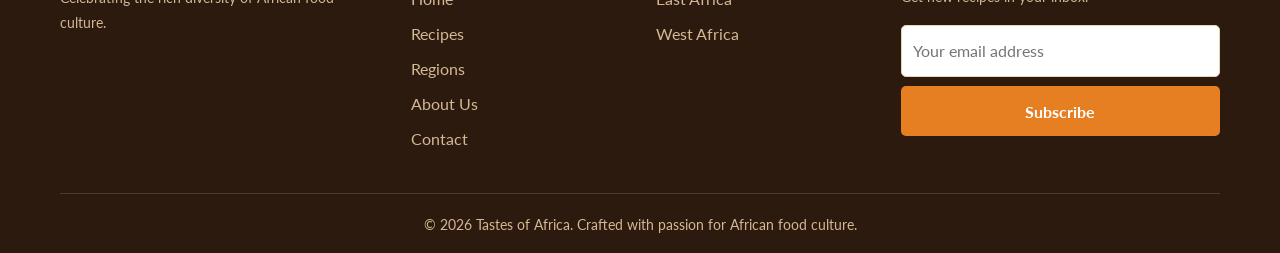
<file: recipe-egusi.html>
<!DOCTYPE html>
<html lang="en">
<head>
    <meta charset="UTF-8">
    <meta name="viewport" content="width=device-width, initial-scale=1.0">
    <title>Egusi Soup Recipe | Taste of Africa</title>
    <meta name="description" content="Learn how to prepare Nigerian Egusi Soup with ground melon seeds, leafy vegetables, palm oil and traditional West African spices.">
    <link rel="stylesheet" href="styles.css">
</head>
<body>

    <nav class="navbar" aria-label="Main navigation">
        <div class="container">
            <a href="index.html" class="nav-logo">Tastes <span>of Africa</span></a>

            <button class="nav-toggle" id="nav-toggle" aria-label="Toggle navigation">
                <span></span>
                <span></span>
                <span></span>
            </button>

            <ul class="nav-links" id="nav-links">
                <li><a href="index.html">Home</a></li>
                <li><a href="recipes.html">Recipes</a></li>
                <li><a href="regions.html">Regions</a></li>
                <li><a href="about.html">About Us</a></li>
                <li><a href="contact.html">Contact</a></li>
            </ul>
        </div>
    </nav>

    <header class="page-header">
        <div class="container">
            <nav class="breadcrumb" aria-label="Breadcrumb">
                <a href="index.html">Home</a>
                <span>›</span>
                <a href="recipes.html">Recipes</a>
                <span>›</span>
                <span>Egusi Soup</span>
            </nav>

            <h1>Nigerian Egusi Soup</h1>
            <p>
                A traditional Nigerian soup made with ground melon seeds,
                leafy vegetables, palm oil and richly seasoned meat or fish.
            </p>
        </div>
    </header>

    <section class="section">
        <div class="container">
            <div class="recipe-layout">

                <main class="recipe-main">

                    <img
                        src="images/egusi-soup.jpg"
                        alt="Traditional Nigerian Egusi Soup prepared with ground melon seeds and leafy vegetables"
                        class="recipe-img"
                    >

                    <h2>About Egusi Soup</h2>

                    <p>
                        Egusi Soup is a popular Nigerian dish made with
                        ground melon seeds. The seeds give the soup its
                        thick texture and rich, nutty flavour. It is
                        commonly prepared for family meals, celebrations
                        and special gatherings.
                    </p>

                    <p>
                        The soup combines ground egusi with palm oil,
                        tomatoes, peppers, onions and leafy vegetables
                        such as spinach or bitterleaf. Beef, goat meat,
                        stockfish or dried fish can be added for extra
                        flavour. It is traditionally enjoyed with
                        pounded yam, eba, fufu or semolina.
                    </p>

                    <div class="recipe-info-list">
                        <ul>
                            <li><strong>Origin:</strong> Nigeria</li>
                            <li><strong>Preparation time:</strong> 20 minutes</li>
                            <li><strong>Cooking time:</strong> 45 minutes</li>
                            <li><strong>Total time:</strong> 1 hour 5 minutes</li>
                            <li><strong>Difficulty:</strong> Medium</li>
                            <li>
                                <strong>Servings:</strong>
                                <span id="serving-display">4</span> people
                            </li>
                        </ul>
                    </div>

                    <h2>Ingredients</h2>

                    <div class="servings-control">
                        <label for="serving-count">Adjust servings:</label>
                        <select id="serving-count">
                            <option value="2">2 people</option>
                            <option value="4" selected>4 people</option>
                            <option value="6">6 people</option>
                            <option value="8">8 people</option>
                        </select>
                    </div>

                    <p class="ingredient-note">
                        Choose the number of people to automatically
                        adjust the ingredient quantities.
                    </p>

                    <ul
                        id="ingredient-list"
                        class="ingredient-list"
                        data-original-servings="4"
                    >
                        <li>
                            <span class="ingredient-quantity"
                                data-base-quantity="2"
                                data-unit="cups">2 cups</span>
                            ground egusi (melon seeds)
                        </li>

                        <li>
                            <span class="ingredient-quantity"
                                data-base-quantity="500"
                                data-unit="g">500 g</span>
                            assorted meat
                        </li>

                        <li>
                            <span class="ingredient-quantity"
                                data-base-quantity="200"
                                data-unit="g">200 g</span>
                            fresh spinach or bitterleaf
                        </li>

                        <li>
                            <span class="ingredient-quantity"
                                data-base-quantity="0.5"
                                data-unit="cup">½ cup</span>
                            palm oil
                        </li>

                        <li>
                            <span class="ingredient-quantity"
                                data-base-quantity="1"
                                data-unit="large">1 large</span>
                            onion, chopped
                        </li>

                        <li>
                            <span class="ingredient-quantity"
                                data-base-quantity="2"
                                data-unit="medium">2 medium</span>
                            tomatoes, blended
                        </li>

                        <li>
                            <span class="ingredient-quantity"
                                data-base-quantity="2"
                                data-unit="medium">2 medium</span>
                            red bell peppers
                        </li>

                        <li>
                            <span class="ingredient-quantity"
                                data-base-quantity="1"
                                data-unit="small">1 small</span>
                            Scotch bonnet pepper
                        </li>

                        <li>
                            <span class="ingredient-quantity"
                                data-base-quantity="2"
                                data-unit="pieces">2 pieces</span>
                            stock cubes
                        </li>

                        <li>
                            <span class="ingredient-quantity"
                                data-base-quantity="1"
                                data-unit="teaspoon">1 teaspoon</span>
                            ground crayfish
                        </li>

                        <li>
                            To taste salt
                        </li>

                        <li>
                            <span class="ingredient-quantity"
                                data-base-quantity="2"
                                data-unit="cups">2 cups</span>
                            meat stock or water
                        </li>
                    </ul>

                    <h2>How to Prepare Egusi Soup</h2>

                    <ol class="instructions-list">
                        <li>
                            <strong>Prepare the meat:</strong>
                            Wash the assorted meat and place it in a pot.
                            Add chopped onions, salt and stock cubes.
                            Add a little water and cook until the meat
                            is tender. Keep the meat stock for the soup.
                        </li>

                        <li>
                            <strong>Prepare the egusi:</strong>
                            Mix the ground melon seeds with a small
                            amount of water to form a thick paste.
                        </li>

                        <li>
                            <strong>Cook the pepper mixture:</strong>
                            Blend the tomatoes, red bell peppers and
                            Scotch bonnet pepper. Heat palm oil in a
                            pot, add chopped onions and stir in the
                            blended mixture. Cook for about 10 minutes.
                        </li>

                        <li>
                            <strong>Add the egusi:</strong>
                            Add the egusi paste in small portions.
                            Allow it to cook for several minutes,
                            stirring gently so the mixture develops
                            a thick texture.
                        </li>

                        <li>
                            <strong>Add meat and stock:</strong>
                            Add the cooked meat, meat stock and
                            ground crayfish. Stir everything together
                            and simmer for about 10 to 15 minutes.
                        </li>

                        <li>
                            <strong>Add the vegetables:</strong>
                            Wash and add the spinach or bitterleaf.
                            Stir and cook for another 3 to 5 minutes
                            until the vegetables are tender.
                        </li>

                        <li>
                            <strong>Serve:</strong>
                            Taste and adjust the seasoning. Serve
                            the hot Egusi Soup with pounded yam,
                            eba, fufu or semolina.
                        </li>
                    </ol>

                    <h2>Serving Suggestions</h2>

                    <p>
                        Egusi Soup is traditionally enjoyed with a
                        swallow such as pounded yam, eba or fufu.
                        These foods are used to scoop up the thick
                        soup. It can also be served with semolina.
                    </p>

                    <h3>Watch: Preparing Nigerian Egusi Soup</h3>

                    <div class="video-wrapper">
                        <iframe
                            src="https://www.youtube.com/embed/qZ1vidSN41Q"
                            title="How to prepare Nigerian Egusi Soup"
                            loading="lazy"
                            allow="accelerometer; autoplay; clipboard-write; encrypted-media; gyroscope; picture-in-picture; web-share"
                            referrerpolicy="strict-origin-when-cross-origin"
                            allowfullscreen
                        ></iframe>
                    </div>

                </main>

                <aside class="recipe-sidebar">

                    <div class="sidebar-box">
                        <h3>Recipe Facts</h3>
                        <ul class="recipe-info-list">
                            <li><strong>Country:</strong> Nigeria</li>
                            <li><strong>Main ingredient:</strong> Ground melon seeds</li>
                            <li><strong>Flavour:</strong> Rich, savoury and nutty</li>
                            <li><strong>Cooking method:</strong> Simmering and stewing</li>
                            <li><strong>Meal type:</strong> Main dish</li>
                        </ul>
                    </div>

                    <div class="sidebar-box">
                        <h3>Traditional Accompaniments</h3>
                        <ul>
                            <li>Pounded yam</li>
                            <li>Eba (garri)</li>
                            <li>Fufu</li>
                            <li>Semolina</li>
                        </ul>
                    </div>

                    <div class="sidebar-box">
                        <h3>Explore More Recipes</h3>
                        <ul>
                            <li><a href="recipe-jollof.html">Jollof Rice</a></li>
                            <li><a href="recipes.html">All Recipes</a></li>
                            <li><a href="region-west.html">West African Cuisine</a></li>
                        </ul>
                    </div>

                </aside>

            </div>
        </div>
    </section>

    <footer class="footer">
        <div class="container">

            <div class="footer-grid">

                <div class="footer-brand">
                    <span class="nav-logo">Tastes <span>of Africa</span></span>
                    <p>Celebrating the rich diversity of African food culture.</p>
                </div>

                <div>
                    <h4>Pages</h4>
                    <ul>
                        <li><a href="index.html">Home</a></li>
                        <li><a href="recipes.html">Recipes</a></li>
                        <li><a href="regions.html">Regions</a></li>
                        <li><a href="about.html">About Us</a></li>
                        <li><a href="contact.html">Contact</a></li>
                    </ul>
                </div>

                <div>
                    <h4>Regions</h4>
                    <ul>
                        <li><a href="region-east.html">East Africa</a></li>
                        <li><a href="region-west.html">West Africa</a></li>
                    </ul>
                </div>

                <div>
                    <h4>Newsletter</h4>
                    <p>Get new recipes in your inbox.</p>

                    <form class="newsletter-form" id="newsletter-form" novalidate aria-label="Newsletter signup">
                        <input
                            type="email"
                            placeholder="Your email address"
                            aria-label="Email address"
                            required
                        >
                        <button type="submit">Subscribe</button>
                    </form>
                </div>

            </div>

            <div class="footer-bottom">
                <p>&copy; 2026 Tastes of Africa. Crafted with passion for African food culture.</p>
            </div>

        </div>
    </footer>

    <script src="script.js"></script>
</body>
</html>
</file>
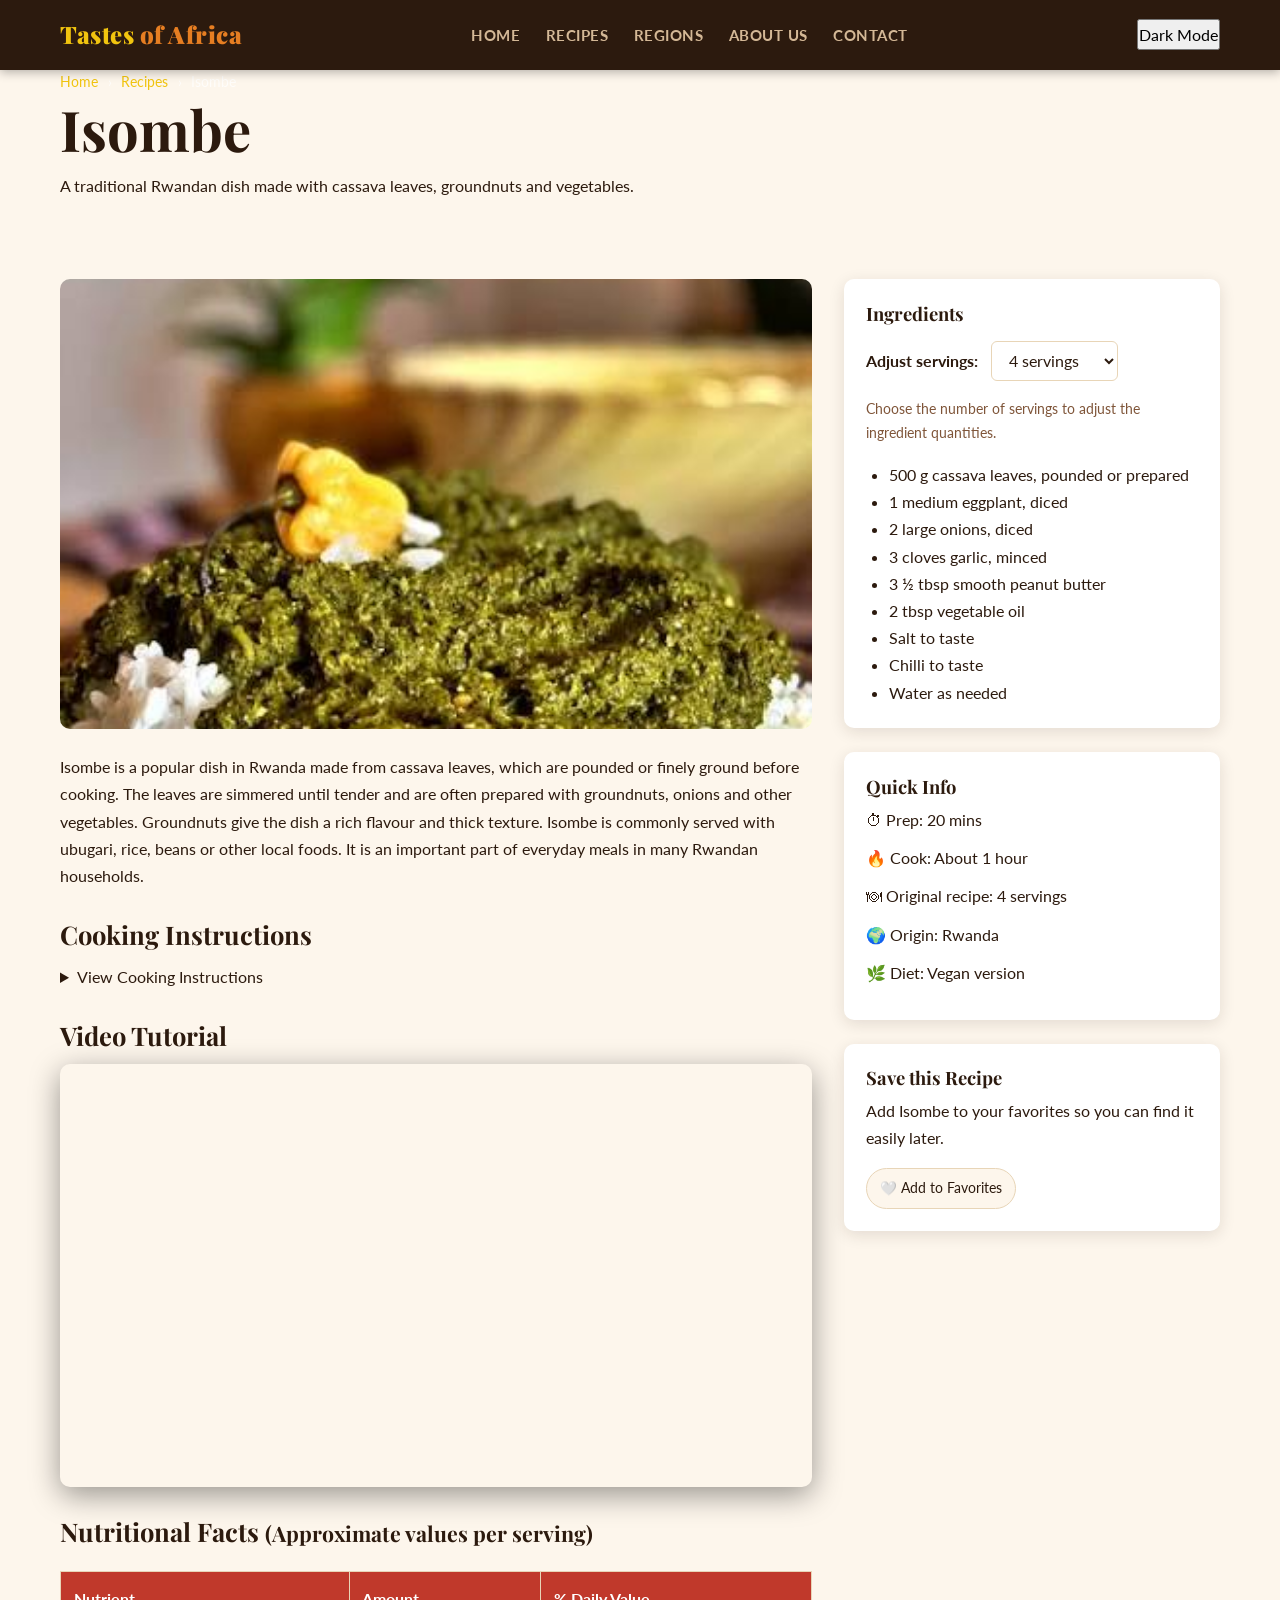
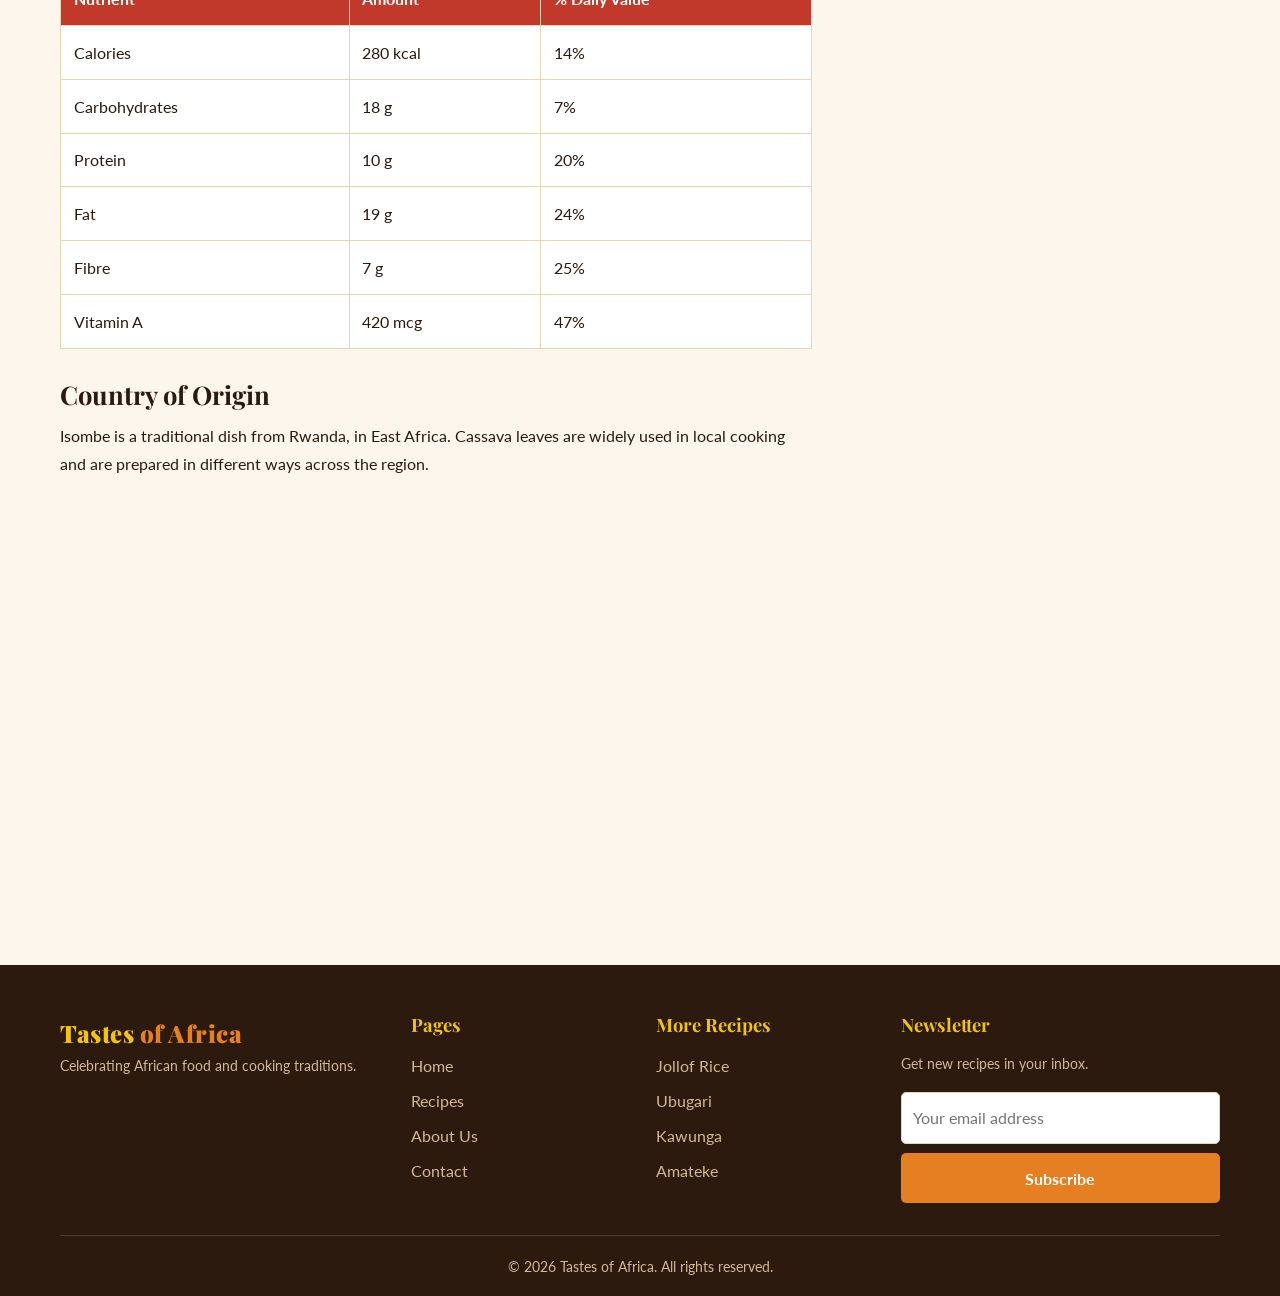
<file: recipe-isombe.html>
<!DOCTYPE html>
<html lang="en">
<head>
  <meta charset="UTF-8">
  <meta name="viewport" content="width=device-width, initial-scale=1.0">
  <title>Isombe Recipe | Tastes of Africa</title>
  <meta name="description" content="Learn how to prepare Isombe, a traditional Rwandan dish made with cassava leaves, groundnuts and vegetables.">
  <link rel="stylesheet" href="styles.css">
</head>
<body>

  <!-- Navigation -->
  <nav class="navbar" aria-label="Main navigation">
    <div class="container">
      <a href="index.html" class="nav-logo">Tastes <span>of Africa</span></a>

      <button class="nav-toggle" id="nav-toggle"
        aria-label="Toggle navigation"
        aria-controls="nav-links"
        aria-expanded="false">
        <span></span>
        <span></span>
        <span></span>
      </button>

      <ul class="nav-links" id="nav-links">
        <li><a href="index.html">Home</a></li>
        <li><a href="recipes.html">Recipes</a></li>
        <li><a href="regions.html">Regions</a></li>
        <li><a href="about.html">About Us</a></li>
        <li><a href="contact.html">Contact</a></li>
      </ul>
    </div>
  </nav>

  <!-- Recipe introduction -->
  <header class="recipe-hero">
    <div class="container">
      <nav class="breadcrumb" aria-label="Breadcrumb">
        <a href="index.html">Home</a>
        <span>›</span>
        <a href="recipes.html">Recipes</a>
        <span>›</span>
        <span>Isombe</span>
      </nav>

      <h1>Isombe</h1>
      <p>
        A traditional Rwandan dish made with cassava leaves,
        groundnuts and vegetables.
      </p>
    </div>
  </header>

  <section class="section">
    <div class="container">
      <div class="recipe-layout">

        <main class="recipe-main">

          <img
            src="images/isombe.jpg"
            alt="Traditional Isombe made from cooked cassava leaves"
            class="recipe-img">

          <p>
            Isombe is a popular dish in Rwanda made from cassava leaves,
            which are pounded or finely ground before cooking. The leaves
            are simmered until tender and are often prepared with groundnuts,
            onions and other vegetables. Groundnuts give the dish a rich
            flavour and thick texture. Isombe is commonly served with
            ubugari, rice, beans or other local foods. It is an important
            part of everyday meals in many Rwandan households.
          </p>

          <h3 class="recipe-subheading">Cooking Instructions</h3>

          <details>
            <summary>View Cooking Instructions</summary>

            <div class="details-content">
              <ol>
                <li>
                  Prepare the cassava leaves by pounding or finely grinding
                  them. If using prepared or frozen leaves, follow the
                  package instructions.
                </li>
                <li>
                  Put the cassava leaves in a pot with enough water.
                  Bring to a boil and cook thoroughly until the leaves
                  become soft.
                </li>
                <li>
                  Chop the onions and garlic. Heat vegetable oil in a
                  separate pan and cook the onions until soft.
                </li>
                <li>
                  Add the garlic and diced eggplant. Cook until the
                  eggplant becomes tender.
                </li>
                <li>
                  Add the cooked cassava leaves to the pan and stir
                  everything together.
                </li>
                <li>
                  Mix in the peanut butter. Add a little water if the
                  mixture is too thick.
                </li>
                <li>
                  Add salt and chilli according to your taste.
                  Allow the dish to simmer until the flavours combine
                  and the vegetables are fully cooked.
                </li>
                <li>
                  Serve hot with ubugari, rice, beans or another
                  preferred accompaniment.
                </li>
              </ol>
            </div>
          </details>

          <h3 class="recipe-subheading">Video Tutorial</h3>

          <div class="video-wrapper">
            <iframe
              width="560"
              height="315"
              src="https://www.youtube.com/embed/eFt-j42yaRY"
              title="Learn how to cook Isombe in Rwanda"
              frameborder="0"
              allow="accelerometer; autoplay; clipboard-write; encrypted-media; gyroscope; picture-in-picture; web-share"
              referrerpolicy="strict-origin-when-cross-origin"
              allowfullscreen>
            </iframe>
          </div>

          <h3 class="recipe-subheading">
            Nutritional Facts
            <small class="nutrition-note">(Approximate values per serving)</small>
          </h3>

          <table class="nutrition-table">
            <thead>
              <tr>
                <th>Nutrient</th>
                <th>Amount</th>
                <th>% Daily Value</th>
              </tr>
            </thead>

            <tbody>
              <tr>
                <td>Calories</td>
                <td>280 kcal</td>
                <td>14%</td>
              </tr>
              <tr>
                <td>Carbohydrates</td>
                <td>18 g</td>
                <td>7%</td>
              </tr>
              <tr>
                <td>Protein</td>
                <td>10 g</td>
                <td>20%</td>
              </tr>
              <tr>
                <td>Fat</td>
                <td>19 g</td>
                <td>24%</td>
              </tr>
              <tr>
                <td>Fibre</td>
                <td>7 g</td>
                <td>25%</td>
              </tr>
              <tr>
                <td>Vitamin A</td>
                <td>420 mcg</td>
                <td>47%</td>
              </tr>
            </tbody>
          </table>

          <h3 class="recipe-subheading">Country of Origin</h3>

          <p class="recipe-origin">
            Isombe is a traditional dish from Rwanda, in East Africa.
            Cassava leaves are widely used in local cooking and are
            prepared in different ways across the region.
          </p>

          <div class="map-wrapper">
            <iframe
              src="https://www.google.com/maps/embed?pb=!1m18!1m12!1m3!1d1619764.6!2d29.9!3d-1.9!2m3!1f0!2f0!3f0!3m2!1i1024!2i768!4f13.1!3m3!1m2!1s0x19c29654e73840e9%3A0xac8f9e5cb5d49a52!2sRwanda!5e0!3m2!1sen!2sza!4v1699900000000"
              title="Map showing Rwanda in East Africa"
              loading="lazy"
              referrerpolicy="no-referrer-when-downgrade"
              allowfullscreen>
            </iframe>
          </div>

        </main>

        <aside class="recipe-sidebar" aria-label="Recipe details">

          <div class="sidebar-box">
            <h4>Ingredients</h4>

            <div class="servings-control">
              <label for="serving-count">Adjust servings:</label>

              <select id="serving-count">
                <option value="1">1 serving</option>
                <option value="2">2 servings</option>
                <option value="3">3 servings</option>
                <option value="4" selected>4 servings</option>
                <option value="5">5 servings</option>
                <option value="6">6 servings</option>
                <option value="8">8 servings</option>
                <option value="10">10 servings</option>
              </select>
            </div>

            <p class="ingredient-note">
              Choose the number of servings to adjust the ingredient quantities.
            </p>

            <ul id="ingredient-list" data-original-servings="4">
              <li>
                <span data-base-quantity="500" data-unit="g">500 g</span>
                cassava leaves, pounded or prepared
              </li>
              <li>
                <span data-base-quantity="1" data-unit="medium">1 medium</span>
                eggplant, diced
              </li>
              <li>
                <span data-base-quantity="2" data-unit="large">2 large</span>
                onions, diced
              </li>
              <li>
                <span data-base-quantity="3" data-unit="cloves">3 cloves</span>
                garlic, minced
              </li>
              <li>
                <span data-base-quantity="3.5" data-unit="tbsp">3.5 tbsp</span>
                smooth peanut butter
              </li>
              <li>
                <span data-base-quantity="2" data-unit="tbsp">2 tbsp</span>
                vegetable oil
              </li>
              <li>Salt to taste</li>
              <li>Chilli to taste</li>
              <li>Water as needed</li>
            </ul>
          </div>

          <div class="sidebar-box">
            <h4>Quick Info</h4>

            <ul class="recipe-info-list">
              <li>⏱ Prep: 20 mins</li>
              <li>🔥 Cook: About 1 hour</li>
              <li>🍽 Original recipe: 4 servings</li>
              <li>🌍 Origin: Rwanda</li>
              <li>🌿 Diet: Vegan version</li>
            </ul>
          </div>

          <div class="sidebar-box">
            <h4>Save this Recipe</h4>

            <p class="sidebar-description">
              Add Isombe to your favorites so you can find it easily later.
            </p>

            <button class="btn-fav btn-fav-full" data-id="isombe">
              🤍 Add to Favorites
            </button>
          </div>

        </aside>

      </div>
    </div>
  </section>

  <!-- Footer -->
  <footer class="footer">
    <div class="container">
      <div class="footer-grid">

        <div class="footer-brand">
          <span class="nav-logo">Tastes <span>of Africa</span></span>
          <p>Celebrating African food and cooking traditions.</p>
        </div>

        <div>
          <h4>Pages</h4>
          <ul>
            <li><a href="index.html">Home</a></li>
            <li><a href="recipes.html">Recipes</a></li>
            <li><a href="about.html">About Us</a></li>
            <li><a href="contact.html">Contact</a></li>
          </ul>
        </div>

        <div>
          <h4>More Recipes</h4>
          <ul>
            <li><a href="recipe-jollof.html">Jollof Rice</a></li>
            <li><a href="recipe-ubugari.html">Ubugari</a></li>
            <li><a href="recipe-kawunga.html">Kawunga</a></li>
            <li><a href="recipe-amateke.html">Amateke</a></li>
          </ul>
        </div>

        <div>
          <h4>Newsletter</h4>

          <p class="footer-description">
            Get new recipes in your inbox.
          </p>

          <form class="newsletter-form" id="newsletter-form"
            novalidate aria-label="Newsletter signup">

            <input
              type="email"
              placeholder="Your email address"
              aria-label="Email address"
              required>

            <button type="submit">Subscribe</button>
          </form>
        </div>

      </div>

      <div class="footer-bottom">
        <p>&copy; 2026 Tastes of Africa. All rights reserved.</p>
      </div>
    </div>
  </footer>

  <script src="script.js"></script>
</body>
</html>
</file>
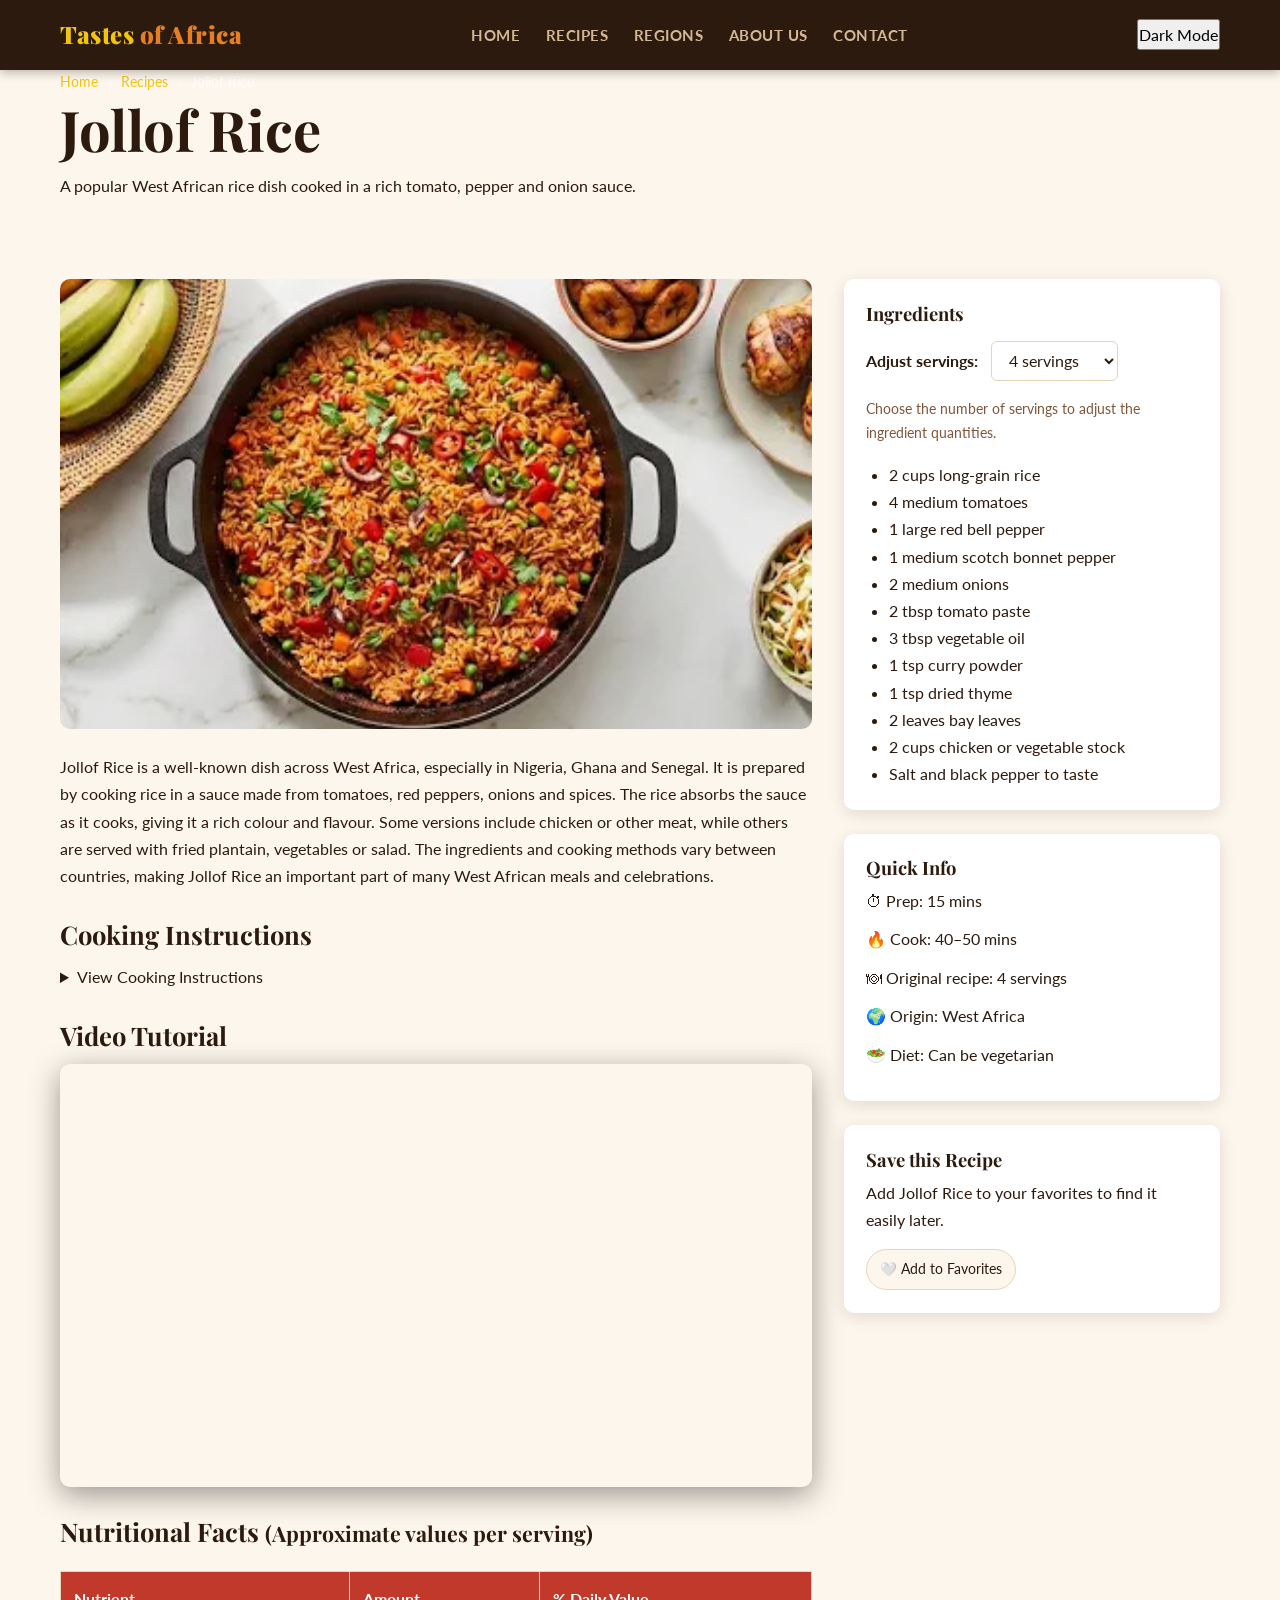
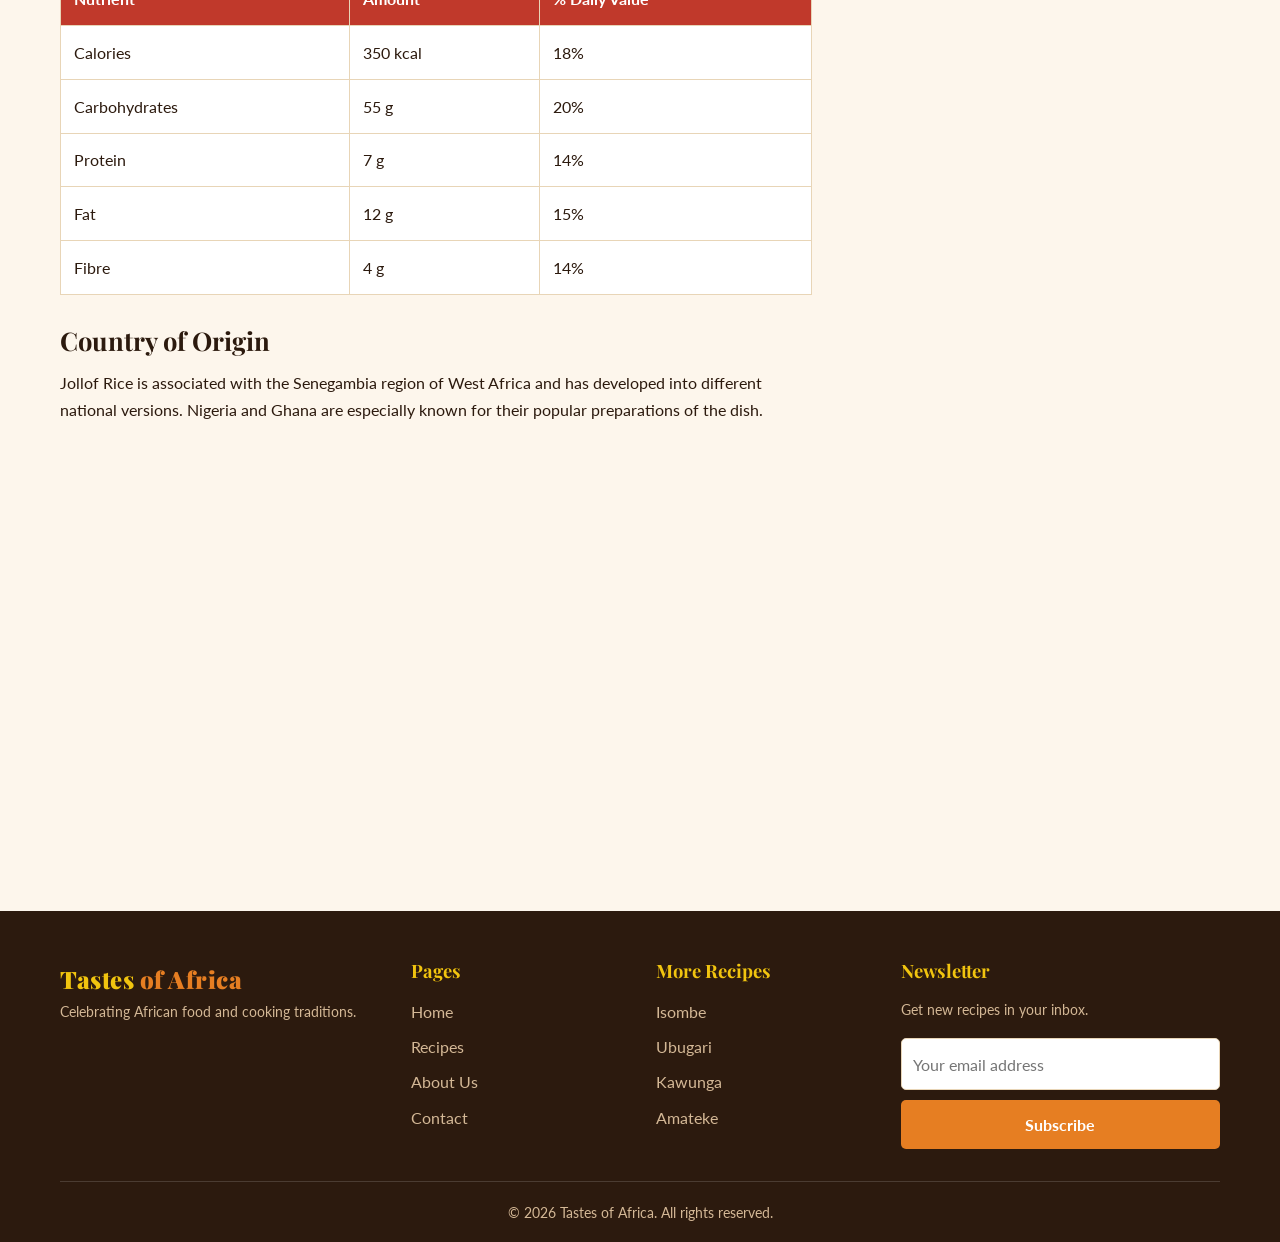
<file: recipe-jollof.html>
<!DOCTYPE html>
<html lang="en">
<head>
  <meta charset="UTF-8">
  <meta name="viewport" content="width=device-width, initial-scale=1.0">
  <title>Jollof Rice Recipe | Tastes of Africa</title>
  <meta name="description" content="Learn how to prepare West African Jollof Rice with tomatoes, peppers, onions and spices.">
  <link rel="stylesheet" href="styles.css">
</head>
<body>

  <!-- Navigation -->
  <nav class="navbar" aria-label="Main navigation">
    <div class="container">
      <a href="index.html" class="nav-logo">Tastes <span>of Africa</span></a>

      <button class="nav-toggle" id="nav-toggle"
        aria-label="Toggle navigation"
        aria-controls="nav-links"
        aria-expanded="false">
        <span></span>
        <span></span>
        <span></span>
      </button>

      <ul class="nav-links" id="nav-links">
        <li><a href="index.html">Home</a></li>
        <li><a href="recipes.html">Recipes</a></li>
        <li><a href="regions.html">Regions</a></li>
        <li><a href="about.html">About Us</a></li>
        <li><a href="contact.html">Contact</a></li>
      </ul>
    </div>
  </nav>

  <!-- Recipe introduction -->
  <header class="recipe-hero">
    <div class="container">
      <nav class="breadcrumb" aria-label="Breadcrumb">
        <a href="index.html">Home</a>
        <span>›</span>
        <a href="recipes.html">Recipes</a>
        <span>›</span>
        <span>Jollof Rice</span>
      </nav>

      <h1>Jollof Rice</h1>
      <p>
        A popular West African rice dish cooked in a rich tomato,
        pepper and onion sauce.
      </p>
    </div>
  </header>

  <section class="section">
    <div class="container">
      <div class="recipe-layout">

        <main class="recipe-main">

          <img
            src="images/jollof-rice.jpg"
            alt="West African Jollof Rice served with vegetables"
            class="recipe-img">

          <p>
            Jollof Rice is a well-known dish across West Africa, especially
            in Nigeria, Ghana and Senegal. It is prepared by cooking rice
            in a sauce made from tomatoes, red peppers, onions and spices.
            The rice absorbs the sauce as it cooks, giving it a rich colour
            and flavour. Some versions include chicken or other meat, while
            others are served with fried plantain, vegetables or salad.
            The ingredients and cooking methods vary between countries,
            making Jollof Rice an important part of many West African meals
            and celebrations.
          </p>

          <h3 class="recipe-subheading">Cooking Instructions</h3>

          <details>
            <summary>View Cooking Instructions</summary>

            <div class="details-content">
              <ol>
                <li>
                  Wash the rice with clean water until the water becomes
                  less cloudy. Drain and set aside.
                </li>
                <li>
                  Blend the tomatoes, red bell pepper, scotch bonnet pepper
                  and half of the onion until smooth.
                </li>
                <li>
                  Heat vegetable oil in a large pot. Slice the remaining
                  onion and cook until soft.
                </li>
                <li>
                  Add the tomato paste and stir for a few minutes.
                  Pour in the blended mixture and cook until the sauce
                  thickens and some of the liquid evaporates.
                </li>
                <li>
                  Add thyme, curry powder, bay leaves, salt and black pepper.
                  Stir to combine the seasonings.
                </li>
                <li>
                  Pour in the stock or water and bring the sauce to a boil.
                </li>
                <li>
                  Add the washed rice and stir gently to coat the grains
                  with the sauce.
                </li>
                <li>
                  Cover the pot and cook over low heat until the rice
                  is tender and the liquid has been absorbed. Check
                  occasionally and add a little water if necessary.
                </li>
                <li>
                  Allow the rice to rest for a few minutes before serving.
                  Enjoy with fried plantain, vegetables or grilled chicken.
                </li>
              </ol>
            </div>
          </details>

          <h3 class="recipe-subheading">Video Tutorial</h3>

          <div class="video-wrapper">
            <iframe
              width="560"
              height="315"
              src="https://www.youtube.com/embed/1zyDUkdVZ0E"
              title="How to prepare West African Jollof Rice"
              frameborder="0"
              allow="accelerometer; autoplay; clipboard-write; encrypted-media; gyroscope; picture-in-picture; web-share"
              referrerpolicy="strict-origin-when-cross-origin"
              allowfullscreen>
            </iframe>
          </div>

          <h3 class="recipe-subheading">
            Nutritional Facts
            <small class="nutrition-note">(Approximate values per serving)</small>
          </h3>

          <table class="nutrition-table">
            <thead>
              <tr>
                <th>Nutrient</th>
                <th>Amount</th>
                <th>% Daily Value</th>
              </tr>
            </thead>

            <tbody>
              <tr>
                <td>Calories</td>
                <td>350 kcal</td>
                <td>18%</td>
              </tr>
              <tr>
                <td>Carbohydrates</td>
                <td>55 g</td>
                <td>20%</td>
              </tr>
              <tr>
                <td>Protein</td>
                <td>7 g</td>
                <td>14%</td>
              </tr>
              <tr>
                <td>Fat</td>
                <td>12 g</td>
                <td>15%</td>
              </tr>
              <tr>
                <td>Fibre</td>
                <td>4 g</td>
                <td>14%</td>
              </tr>
            </tbody>
          </table>

          <h3 class="recipe-subheading">Country of Origin</h3>

          <p class="recipe-origin">
            Jollof Rice is associated with the Senegambia region of West
            Africa and has developed into different national versions.
            Nigeria and Ghana are especially known for their popular
            preparations of the dish.
          </p>

          <div class="map-wrapper">
            <iframe
              src="https://www.google.com/maps/embed?pb=!1m18!1m12!1m3!1d1619764.6!2d-1.9!3d7.9!2m3!1f0!2f0!3f0!3m2!1i1024!2i768!4f13.1!3m3!1m2!1s0x0!2sWest%20Africa!5e0!3m2!1sen!2sza!4v1699900000000"
              title="Map showing West Africa"
              loading="lazy"
              referrerpolicy="no-referrer-when-downgrade"
              allowfullscreen>
            </iframe>
          </div>

        </main>

        <aside class="recipe-sidebar" aria-label="Recipe details">

          <div class="sidebar-box">
            <h4>Ingredients</h4>

            <div class="servings-control">
              <label for="serving-count">Adjust servings:</label>

              <select id="serving-count">
                <option value="1">1 serving</option>
                <option value="2">2 servings</option>
                <option value="3">3 servings</option>
                <option value="4" selected>4 servings</option>
                <option value="5">5 servings</option>
                <option value="6">6 servings</option>
                <option value="8">8 servings</option>
                <option value="10">10 servings</option>
              </select>
            </div>

            <p class="ingredient-note">
              Choose the number of servings to adjust the ingredient quantities.
            </p>

            <ul id="ingredient-list" data-original-servings="4">
              <li>
                <span data-base-quantity="2" data-unit="cups">2 cups</span>
                long-grain rice
              </li>
              <li>
                <span data-base-quantity="4" data-unit="medium">4 medium</span>
                tomatoes
              </li>
              <li>
                <span data-base-quantity="1" data-unit="large">1 large</span>
                red bell pepper
              </li>
              <li>
                <span data-base-quantity="1" data-unit="medium">1 medium</span>
                scotch bonnet pepper
              </li>
              <li>
                <span data-base-quantity="2" data-unit="medium">2 medium</span>
                onions
              </li>
              <li>
                <span data-base-quantity="2" data-unit="tbsp">2 tbsp</span>
                tomato paste
              </li>
              <li>
                <span data-base-quantity="3" data-unit="tbsp">3 tbsp</span>
                vegetable oil
              </li>
              <li>
                <span data-base-quantity="1" data-unit="tsp">1 tsp</span>
                curry powder
              </li>
              <li>
                <span data-base-quantity="1" data-unit="tsp">1 tsp</span>
                dried thyme
              </li>
              <li>
                <span data-base-quantity="2" data-unit="leaves">2 leaves</span>
                bay leaves
              </li>
              <li>
                <span data-base-quantity="2" data-unit="cups">2 cups</span>
                chicken or vegetable stock
              </li>
              <li>Salt and black pepper to taste</li>
            </ul>
          </div>

          <div class="sidebar-box">
            <h4>Quick Info</h4>

            <ul class="recipe-info-list">
              <li>⏱ Prep: 15 mins</li>
              <li>🔥 Cook: 40–50 mins</li>
              <li>🍽 Original recipe: 4 servings</li>
              <li>🌍 Origin: West Africa</li>
              <li>🥗 Diet: Can be vegetarian</li>
            </ul>
          </div>

          <div class="sidebar-box">
            <h4>Save this Recipe</h4>

            <p class="sidebar-description">
              Add Jollof Rice to your favorites to find it easily later.
            </p>

            <button class="btn-fav btn-fav-full" data-id="jollof">
              🤍 Add to Favorites
            </button>
          </div>

        </aside>

      </div>
    </div>
  </section>

  <!-- Footer -->
  <footer class="footer">
    <div class="container">
      <div class="footer-grid">

        <div class="footer-brand">
          <span class="nav-logo">Tastes <span>of Africa</span></span>
          <p>Celebrating African food and cooking traditions.</p>
        </div>

        <div>
          <h4>Pages</h4>
          <ul>
            <li><a href="index.html">Home</a></li>
            <li><a href="recipes.html">Recipes</a></li>
            <li><a href="about.html">About Us</a></li>
            <li><a href="contact.html">Contact</a></li>
          </ul>
        </div>

        <div>
          <h4>More Recipes</h4>
          <ul>
            <li><a href="recipe-isombe.html">Isombe</a></li>
            <li><a href="recipe-ubugari.html">Ubugari</a></li>
            <li><a href="recipe-kawunga.html">Kawunga</a></li>
            <li><a href="recipe-amateke.html">Amateke</a></li>
          </ul>
        </div>

        <div>
          <h4>Newsletter</h4>

          <p class="footer-description">
            Get new recipes in your inbox.
          </p>

          <form class="newsletter-form" id="newsletter-form"
            novalidate aria-label="Newsletter signup">

            <input
              type="email"
              placeholder="Your email address"
              aria-label="Email address"
              required>

            <button type="submit">Subscribe</button>
          </form>
        </div>

      </div>

      <div class="footer-bottom">
        <p>&copy; 2026 Tastes of Africa. All rights reserved.</p>
      </div>
    </div>
  </footer>

  <script src="script.js"></script>
</body>
</html>
</file>
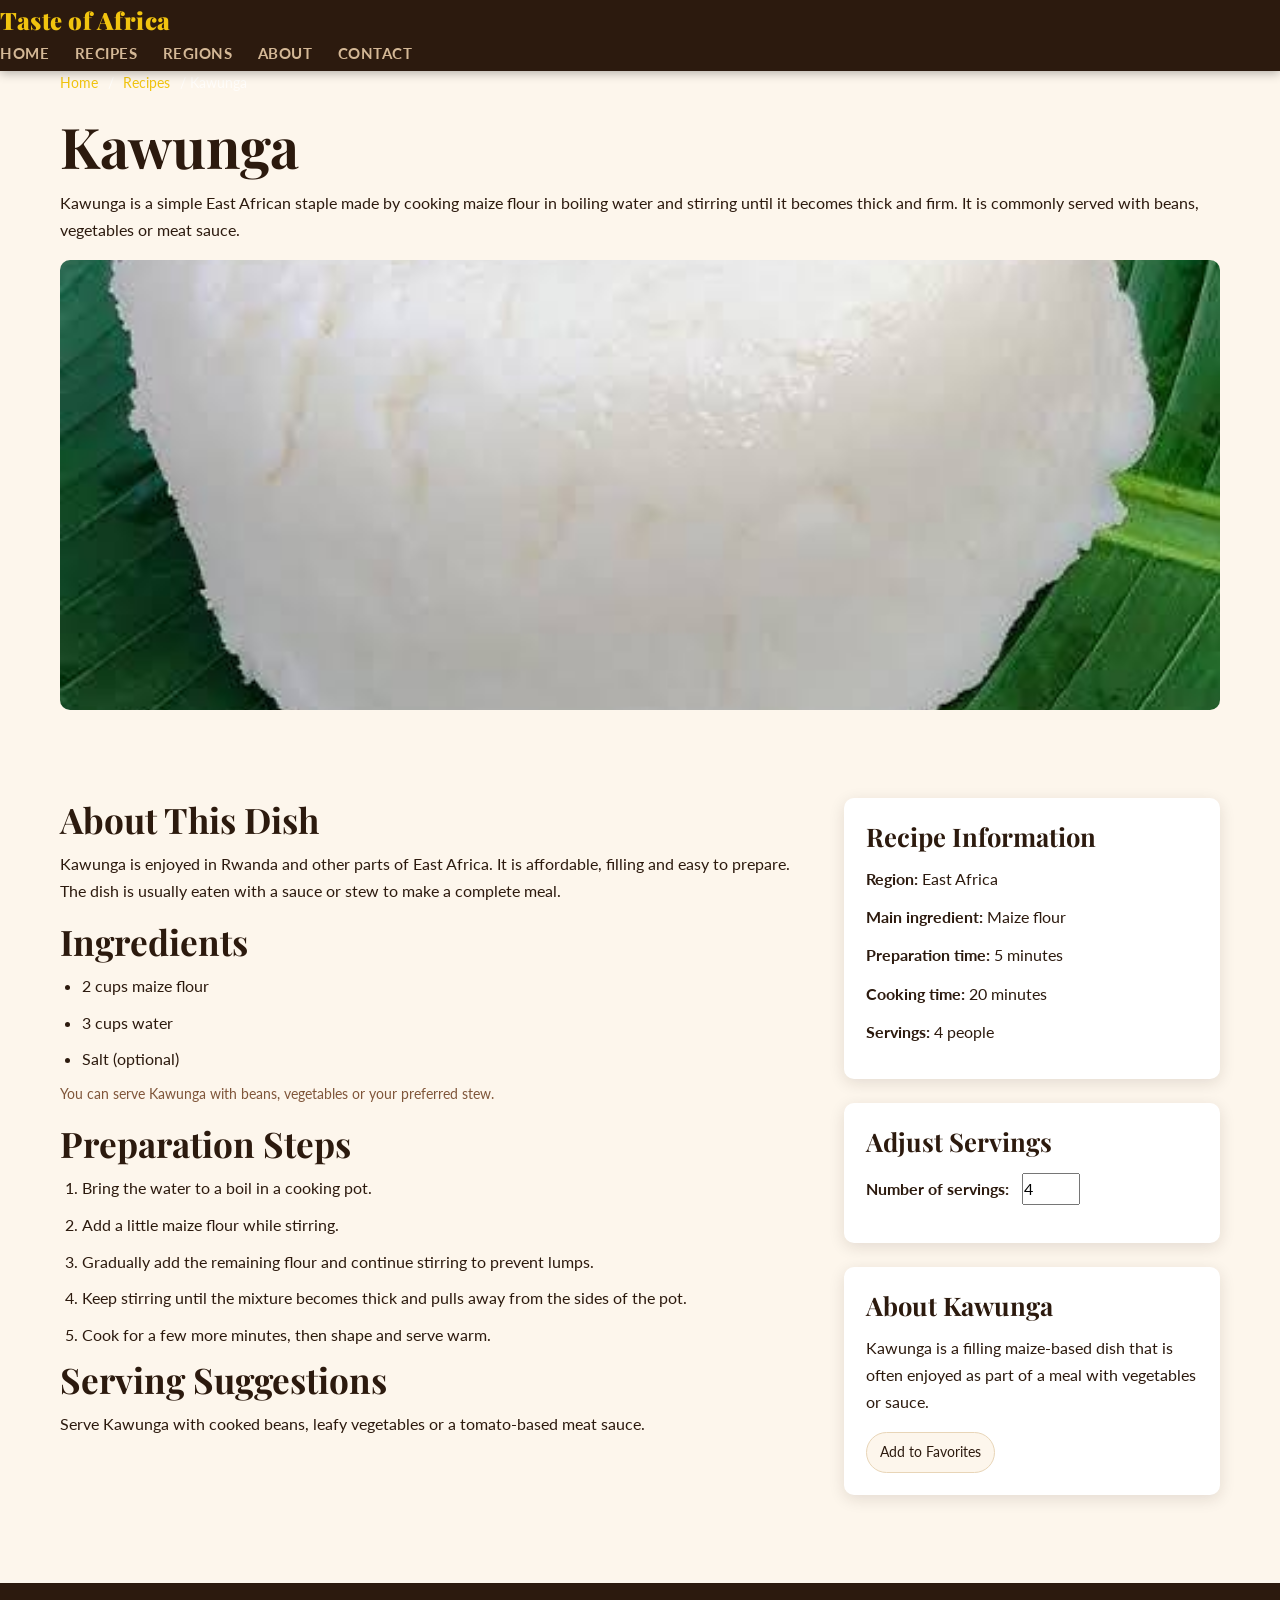
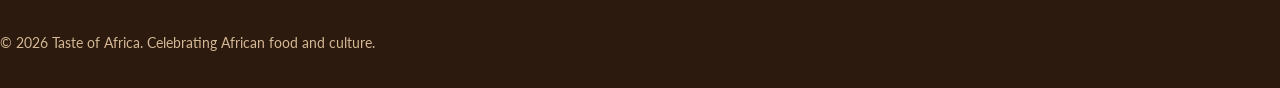
<file: recipe-kawunga.html>
<!DOCTYPE html>
<html lang="en">
<head>
    <meta charset="UTF-8">
    <meta name="viewport" content="width=device-width, initial-scale=1.0">
    <title>Kawunga Recipe | Taste of Africa</title>
    <link rel="stylesheet" href="styles.css">
</head>
<body>

    <!-- Navigation -->
    <nav class="navbar">
        <a href="index.html" class="nav-logo">Taste of Africa</a>

        <button class="nav-toggle" id="nav-toggle" aria-label="Open navigation">
            ☰ 
        </button>

        <div class="nav-links" id="nav-links">
            <a href="index.html">Home</a>
            <a href="recipes.html">Recipes</a>
            <a href="regions.html">Regions</a>
            <a href="about.html">About</a>
            <a href="contact.html">Contact</a>
        </div>
    </nav>

    <main class="container">
        <!-- Recipe introduction -->
        <section class="recipe-hero">
            <p class="breadcrumb">
                <a href="index.html">Home</a> /
                <a href="recipes.html">Recipes</a> /
                Kawunga
            </p>

            <h1>Kawunga</h1>

            <p>
                Kawunga is a simple East African staple made by cooking maize
                flour in boiling water and stirring until it becomes thick
                and firm. It is commonly served with beans, vegetables or
                meat sauce.
            </p>

            <img
                src="images/kawunga.jpg"
                alt="A serving of traditional Kawunga"
                class="recipe-img"
            >
        </section>

        <!-- Recipe details -->
        <section class="section recipe-layout">
            <div class="recipe-main">
                <h2>About This Dish</h2>

                <p>
                    Kawunga is enjoyed in Rwanda and other parts of East Africa.
                    It is affordable, filling and easy to prepare. The dish is
                    usually eaten with a sauce or stew to make a complete meal.
                </p>

                <h2>Ingredients</h2>

                <ul id="ingredient-list" data-original-servings="4">
                    <li>
                        <span data-base-quantity="2" data-unit="cups">
                            2 cups
                        </span>
                        maize flour
                    </li>
                    <li>
                        <span data-base-quantity="3" data-unit="cups">
                            3 cups
                        </span>
                        water
                    </li>
                    <li>Salt (optional)</li>
                </ul>

                <p class="ingredient-note">
                    You can serve Kawunga with beans, vegetables or your
                    preferred stew.
                </p>

                <h2>Preparation Steps</h2>

                <ol>
                    <li>Bring the water to a boil in a cooking pot.</li>
                    <li>Add a little maize flour while stirring.</li>
                    <li>
                        Gradually add the remaining flour and continue
                        stirring to prevent lumps.
                    </li>
                    <li>
                        Keep stirring until the mixture becomes thick and
                        pulls away from the sides of the pot.
                    </li>
                    <li>
                        Cook for a few more minutes, then shape and serve warm.
                    </li>
                </ol>

                <h2>Serving Suggestions</h2>

                <p>
                    Serve Kawunga with cooked beans, leafy vegetables or a
                    tomato-based meat sauce.
                </p>
            </div>

            <!-- Recipe sidebar -->
            <aside class="recipe-sidebar">
                <div class="sidebar-box">
                    <h3>Recipe Information</h3>

                    <ul class="recipe-info-list">
                        <li><strong>Region:</strong> East Africa</li>
                        <li><strong>Main ingredient:</strong> Maize flour</li>
                        <li><strong>Preparation time:</strong> 5 minutes</li>
                        <li><strong>Cooking time:</strong> 20 minutes</li>
                        <li><strong>Servings:</strong> 4 people</li>
                    </ul>
                </div>

                <div class="sidebar-box">
                    <h3>Adjust Servings</h3>

                    <div class="servings-control">
                        <label for="serving-count">Number of servings:</label>
                        <input
                            type="number"
                            id="serving-count"
                            value="4"
                            min="1"
                            max="20"
                        >
                    </div>
                </div>

                <div class="sidebar-box">
                    <h3>About Kawunga</h3>

                    <p class="sidebar-description">
                        Kawunga is a filling maize-based dish that is often
                        enjoyed as part of a meal with vegetables or sauce.
                    </p>

                    <button
                        class="btn-fav btn-fav-full"
                        data-id="kawunga"
                        type="button"
                    >
                        Add to Favorites
                    </button>
                </div>
            </aside>
        </section>
    </main>

    <!-- Footer -->
    <footer class="footer">
        <p>&copy; 2026 Taste of Africa. Celebrating African food and culture.</p>
    </footer>

    <script src="script.js"></script>
</body>
</html>
</file>
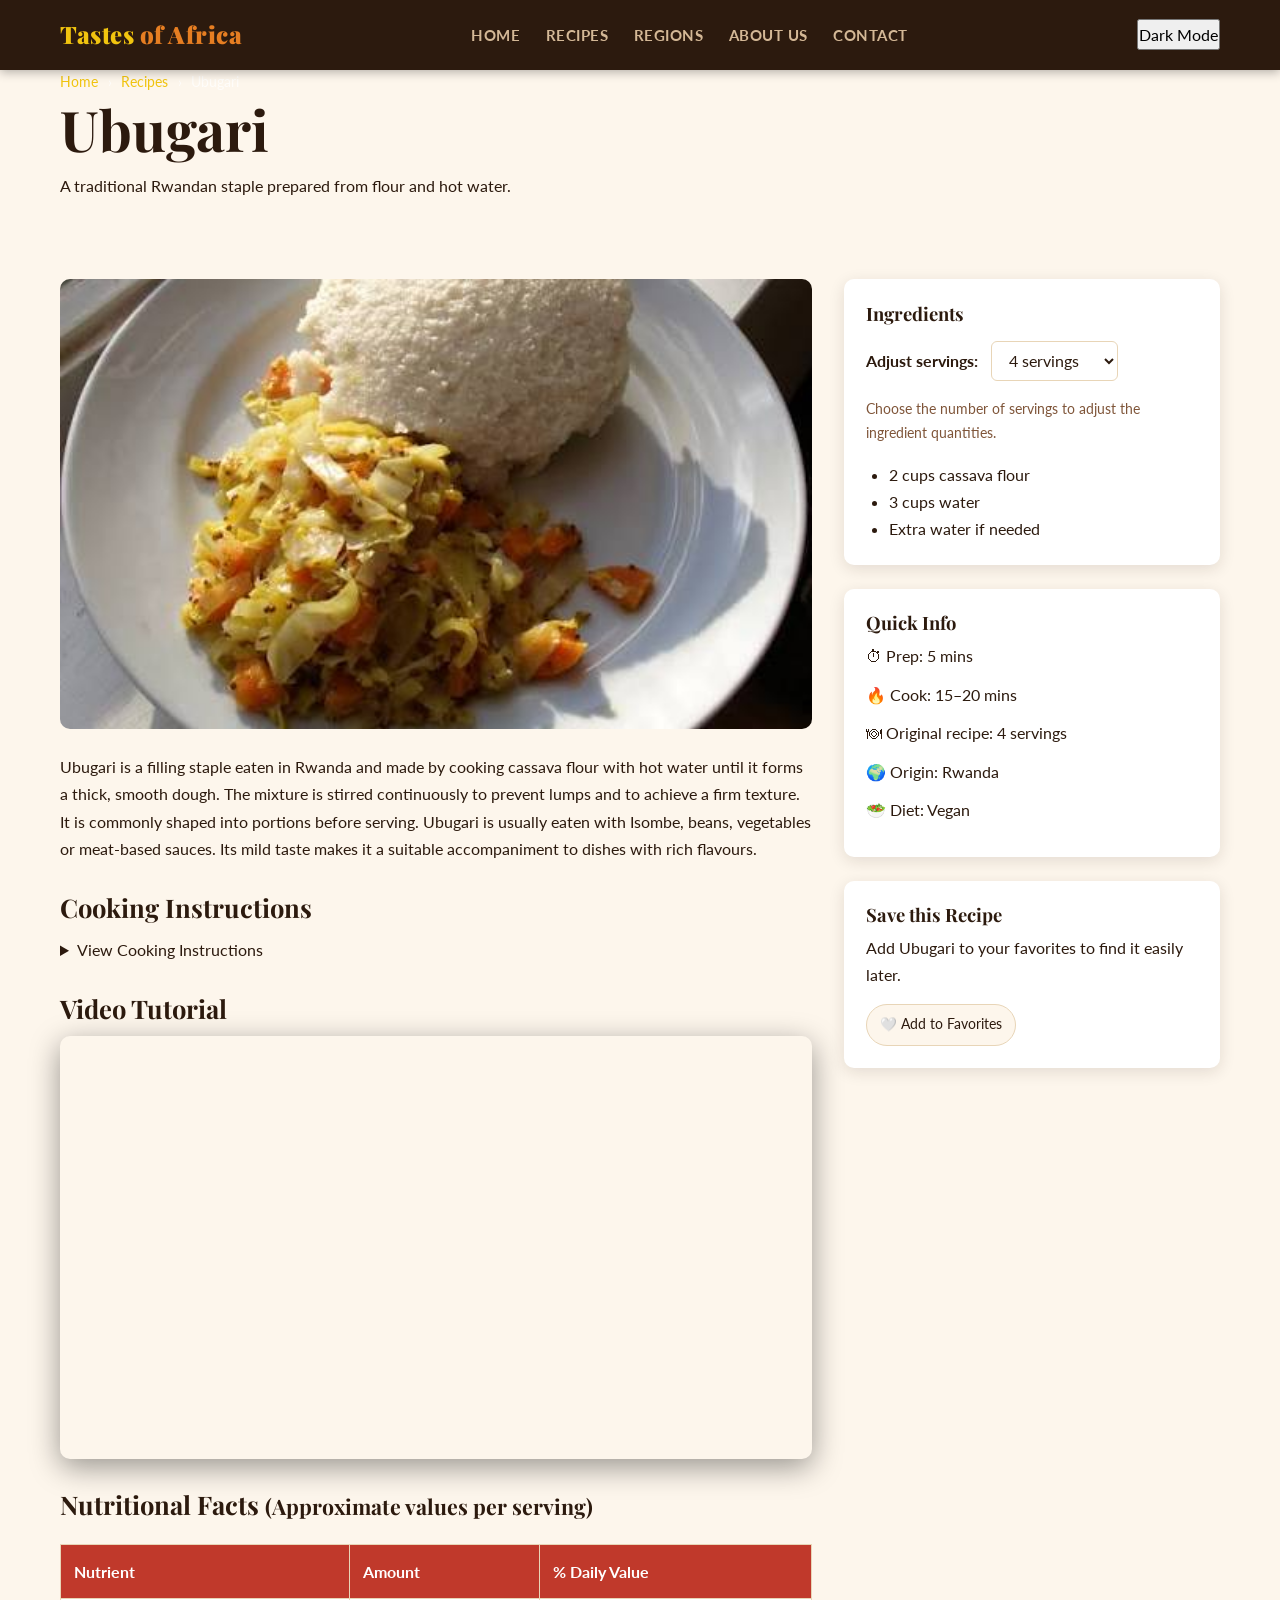
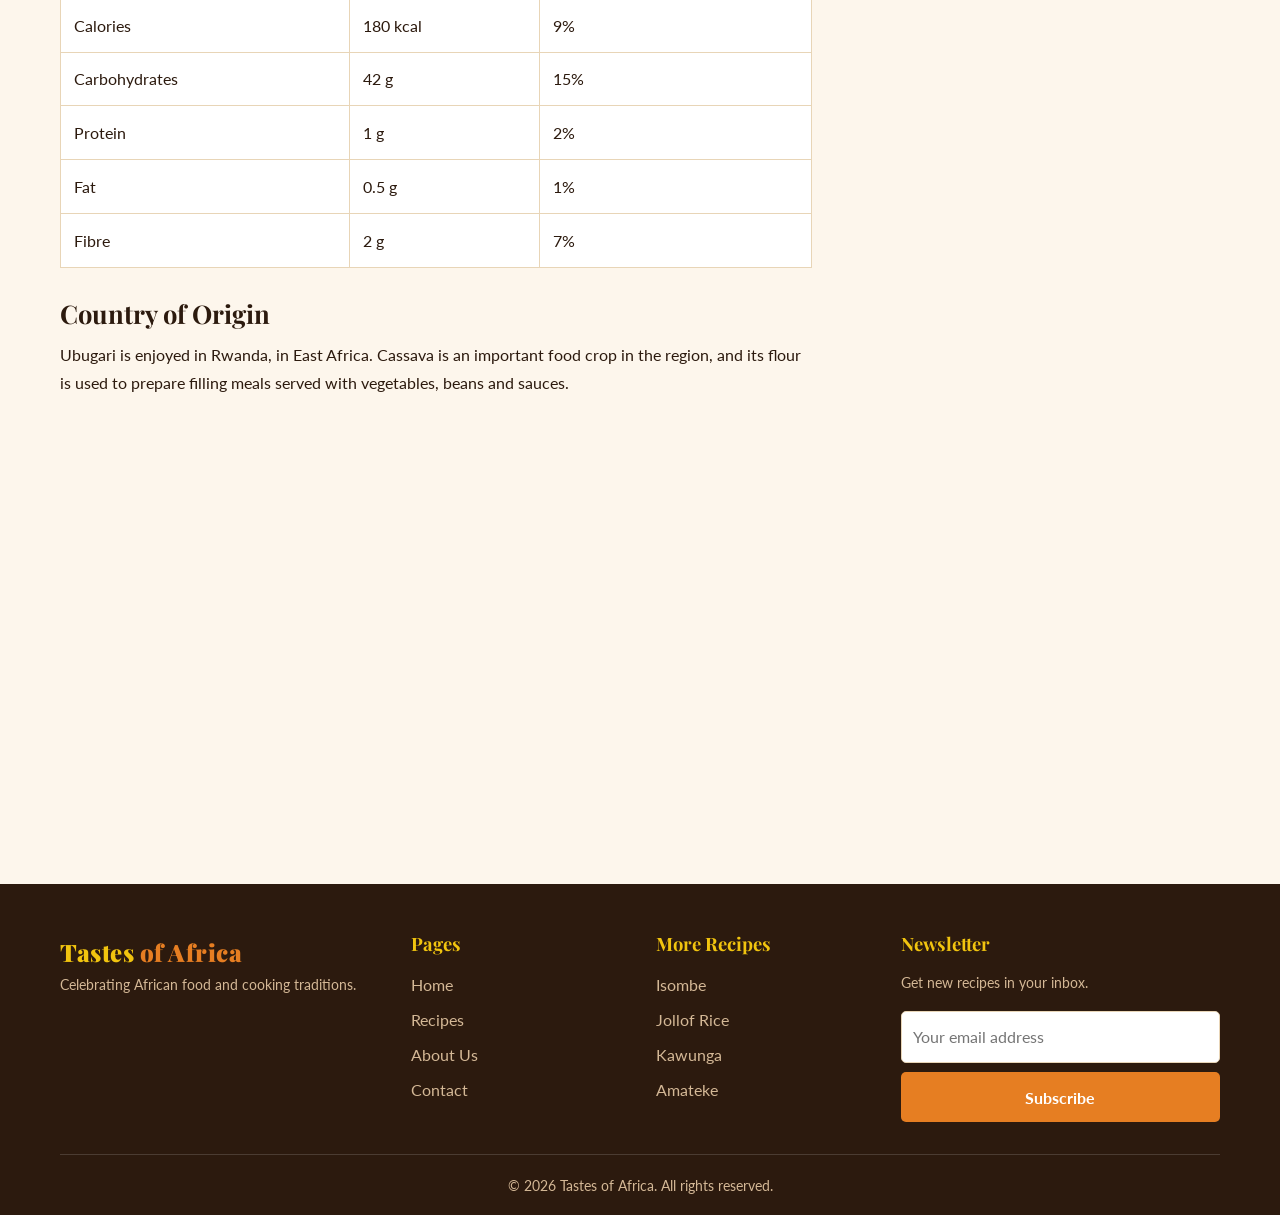
<file: recipe-ubugari.html>
<!DOCTYPE html>
<html lang="en">
<head>
  <meta charset="UTF-8">
  <meta name="viewport" content="width=device-width, initial-scale=1.0">
  <title>Ubugari Recipe | Tastes of Africa</title>
  <meta name="description" content="Learn about Ubugari, a Rwandan staple prepared with cassava flour and hot water.">
  <link rel="stylesheet" href="styles.css">
</head>
<body>

  <!-- Navigation -->
  <nav class="navbar" aria-label="Main navigation">
    <div class="container">
      <a href="index.html" class="nav-logo">Tastes <span>of Africa</span></a>

      <button class="nav-toggle" id="nav-toggle"
        aria-label="Toggle navigation"
        aria-controls="nav-links"
        aria-expanded="false">
        <span></span>
        <span></span>
        <span></span>
      </button>

      <ul class="nav-links" id="nav-links">
        <li><a href="index.html">Home</a></li>
        <li><a href="recipes.html">Recipes</a></li>
        <li><a href="regions.html">Regions</a></li>
        <li><a href="about.html">About Us</a></li>
        <li><a href="contact.html">Contact</a></li>
      </ul>
    </div>
  </nav>

  <!-- Recipe introduction -->
  <header class="recipe-hero">
    <div class="container">
      <nav class="breadcrumb" aria-label="Breadcrumb">
        <a href="index.html">Home</a>
        <span>›</span>
        <a href="recipes.html">Recipes</a>
        <span>›</span>
        <span>Ubugari</span>
      </nav>

      <h1>Ubugari</h1>
      <p>
        A traditional Rwandan staple prepared from flour and hot water.
      </p>
    </div>
  </header>

  <section class="section">
    <div class="container">
      <div class="recipe-layout">

        <main class="recipe-main">

          <img
            src="images/ubugari.jpg"
            alt="Traditional Rwandan Ubugari served as a staple food"
            class="recipe-img">

          <p>
            Ubugari is a filling staple eaten in Rwanda and made by cooking
            cassava flour with hot water until it forms a thick, smooth dough.
            The mixture is stirred continuously to prevent lumps and to
            achieve a firm texture. It is commonly shaped into portions
            before serving. Ubugari is usually eaten with Isombe, beans,
            vegetables or meat-based sauces. Its mild taste makes it a
            suitable accompaniment to dishes with rich flavours.
          </p>

          <h3 class="recipe-subheading">Cooking Instructions</h3>

          <details>
            <summary>View Cooking Instructions</summary>

            <div class="details-content">
              <ol>
                <li>
                  Bring water to a boil in a strong cooking pot.
                </li>
                <li>
                  Reduce the heat slightly and gradually add the cassava
                  flour while stirring continuously with a wooden spoon.
                </li>
                <li>
                  Continue mixing to prevent lumps from forming.
                </li>
                <li>
                  Keep stirring and pressing the mixture against the sides
                  of the pot until it becomes thick and smooth.
                </li>
                <li>
                  Allow it to cook over low heat for a few more minutes,
                  stirring until the dough becomes firm.
                </li>
                <li>
                  Remove from the heat and shape into portions.
                </li>
                <li>
                  Serve warm with Isombe, beans, vegetables or your
                  preferred sauce.
                </li>
              </ol>
            </div>
          </details>

          <h3 class="recipe-subheading">Video Tutorial</h3>

          <div class="video-wrapper">
            <iframe
              width="560"
              height="315"
              src="https://www.youtube.com/embed/eFt-j42yaRY"
              title="Preparing a traditional Rwandan flour staple"
              frameborder="0"
              allow="accelerometer; autoplay; clipboard-write; encrypted-media; gyroscope; picture-in-picture; web-share"
              referrerpolicy="strict-origin-when-cross-origin"
              allowfullscreen>
            </iframe>
          </div>

          <h3 class="recipe-subheading">
            Nutritional Facts
            <small class="nutrition-note">(Approximate values per serving)</small>
          </h3>

          <table class="nutrition-table">
            <thead>
              <tr>
                <th>Nutrient</th>
                <th>Amount</th>
                <th>% Daily Value</th>
              </tr>
            </thead>

            <tbody>
              <tr>
                <td>Calories</td>
                <td>180 kcal</td>
                <td>9%</td>
              </tr>
              <tr>
                <td>Carbohydrates</td>
                <td>42 g</td>
                <td>15%</td>
              </tr>
              <tr>
                <td>Protein</td>
                <td>1 g</td>
                <td>2%</td>
              </tr>
              <tr>
                <td>Fat</td>
                <td>0.5 g</td>
                <td>1%</td>
              </tr>
              <tr>
                <td>Fibre</td>
                <td>2 g</td>
                <td>7%</td>
              </tr>
            </tbody>
          </table>

          <h3 class="recipe-subheading">Country of Origin</h3>

          <p class="recipe-origin">
            Ubugari is enjoyed in Rwanda, in East Africa. Cassava is an
            important food crop in the region, and its flour is used to
            prepare filling meals served with vegetables, beans and sauces.
          </p>

          <div class="map-wrapper">
            <iframe
              src="https://www.google.com/maps/embed?pb=!1m18!1m12!1m3!1d1619764.6!2d29.9!3d-1.9!2m3!1f0!2f0!3f0!3m2!1i1024!2i768!4f13.1!3m3!1m2!1s0x19c29654e73840e9%3A0xac8f9e5cb5d49a52!2sRwanda!5e0!3m2!1sen!2sza!4v1699900000000"
              title="Map showing Rwanda in East Africa"
              loading="lazy"
              referrerpolicy="no-referrer-when-downgrade"
              allowfullscreen>
            </iframe>
          </div>

        </main>

        <aside class="recipe-sidebar" aria-label="Recipe details">

          <div class="sidebar-box">
            <h4>Ingredients</h4>

            <div class="servings-control">
              <label for="serving-count">Adjust servings:</label>

              <select id="serving-count">
                <option value="1">1 serving</option>
                <option value="2">2 servings</option>
                <option value="3">3 servings</option>
                <option value="4" selected>4 servings</option>
                <option value="5">5 servings</option>
                <option value="6">6 servings</option>
                <option value="8">8 servings</option>
                <option value="10">10 servings</option>
              </select>
            </div>

            <p class="ingredient-note">
              Choose the number of servings to adjust the ingredient quantities.
            </p>

            <ul id="ingredient-list" data-original-servings="4">
              <li>
                <span data-base-quantity="2" data-unit="cups">2 cups</span>
                cassava flour
              </li>
              <li>
                <span data-base-quantity="3" data-unit="cups">3 cups</span>
                water
              </li>
              <li>Extra water if needed</li>
            </ul>
          </div>

          <div class="sidebar-box">
            <h4>Quick Info</h4>

            <ul class="recipe-info-list">
              <li>⏱ Prep: 5 mins</li>
              <li>🔥 Cook: 15–20 mins</li>
              <li>🍽 Original recipe: 4 servings</li>
              <li>🌍 Origin: Rwanda</li>
              <li>🥗 Diet: Vegan</li>
            </ul>
          </div>

          <div class="sidebar-box">
            <h4>Save this Recipe</h4>

            <p class="sidebar-description">
              Add Ubugari to your favorites to find it easily later.
            </p>

            <button class="btn-fav btn-fav-full" data-id="ubugari">
              🤍 Add to Favorites
            </button>
          </div>

        </aside>

      </div>
    </div>
  </section>

  <!-- Footer -->
  <footer class="footer">
    <div class="container">
      <div class="footer-grid">

        <div class="footer-brand">
          <span class="nav-logo">Tastes <span>of Africa</span></span>
          <p>Celebrating African food and cooking traditions.</p>
        </div>

        <div>
          <h4>Pages</h4>
          <ul>
            <li><a href="index.html">Home</a></li>
            <li><a href="recipes.html">Recipes</a></li>
            <li><a href="about.html">About Us</a></li>
            <li><a href="contact.html">Contact</a></li>
          </ul>
        </div>

        <div>
          <h4>More Recipes</h4>
          <ul>
            <li><a href="recipe-isombe.html">Isombe</a></li>
            <li><a href="recipe-jollof.html">Jollof Rice</a></li>
            <li><a href="recipe-kawunga.html">Kawunga</a></li>
            <li><a href="recipe-amateke.html">Amateke</a></li>
          </ul>
        </div>

        <div>
          <h4>Newsletter</h4>

          <p class="footer-description">
            Get new recipes in your inbox.
          </p>

          <form class="newsletter-form" id="newsletter-form"
            novalidate aria-label="Newsletter signup">

            <input
              type="email"
              placeholder="Your email address"
              aria-label="Email address"
              required>

            <button type="submit">Subscribe</button>
          </form>
        </div>

      </div>

      <div class="footer-bottom">
        <p>&copy; 2026 Tastes of Africa. All rights reserved.</p>
      </div>
    </div>
  </footer>

  <script src="script.js"></script>
</body>
</html>
</file>
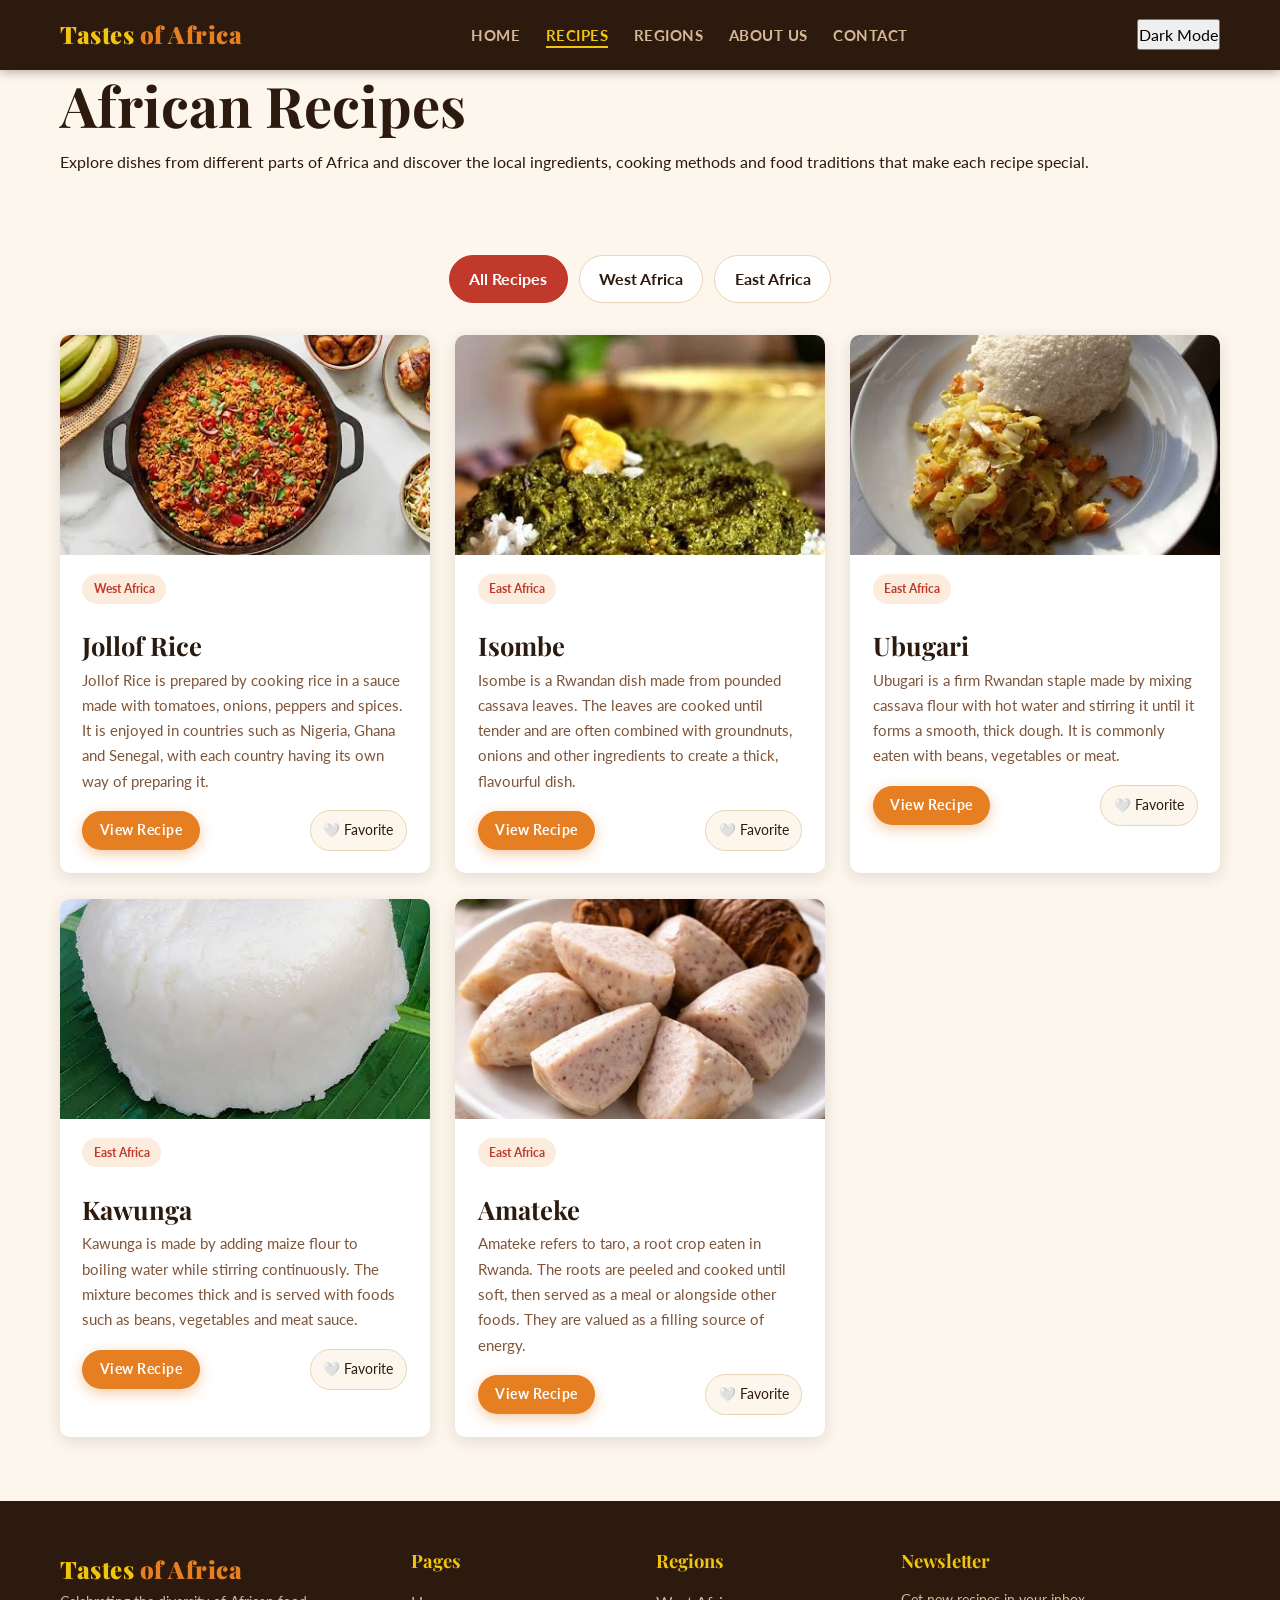
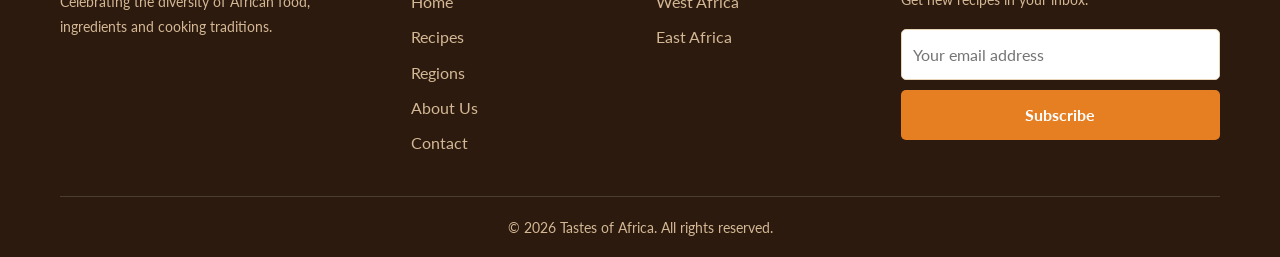
<file: recipes.html>
<!DOCTYPE html>
<html lang="en">
<head>
  <meta charset="UTF-8">
  <meta name="viewport" content="width=device-width, initial-scale=1.0">
  <title>African Recipes | Tastes of Africa</title>
  <meta name="description" content="Explore African recipes including Jollof Rice, Isombe, Ubugari, Kawunga and Amateke. Learn about their ingredients and preparation.">
  <link rel="stylesheet" href="styles.css">
</head>
<body>

  <!-- Navigation -->
  <nav class="navbar" aria-label="Main navigation">
    <div class="container">
      <a href="index.html" class="nav-logo">Tastes <span>of Africa</span></a>

      <button class="nav-toggle" id="nav-toggle"
        aria-label="Toggle navigation"
        aria-controls="nav-links"
        aria-expanded="false">
        <span></span>
        <span></span>
        <span></span>
      </button>

      <ul class="nav-links" id="nav-links">
        <li><a href="index.html">Home</a></li>
        <li><a href="recipes.html">Recipes</a></li>
        <li><a href="regions.html">Regions</a></li>
        <li><a href="about.html">About Us</a></li>
        <li><a href="contact.html">Contact</a></li>
      </ul>
    </div>
  </nav>

  <!-- Page introduction -->
  <header class="page-banner">
    <div class="container">
      <h1>African Recipes</h1>
      <p>
        Explore dishes from different parts of Africa and discover
        the local ingredients, cooking methods and food traditions
        that make each recipe special.
      </p>
    </div>
  </header>

  <!-- Recipe collection -->
  <section class="section">
    <div class="container">

      <div class="filter-bar" role="group" aria-label="Filter recipes by region">
        <button class="filter-btn active" data-filter="all">All Recipes</button>
        <button class="filter-btn" data-filter="west-africa">West Africa</button>
        <button class="filter-btn" data-filter="east-africa">East Africa</button>
      </div>

      <div class="grid-3" id="recipe-grid">

        <article class="card recipe-card"
          data-region="west-africa" id="card-jollof">

          <figure>
            <img src="images/jollof-rice.jpg"
              alt="Jollof Rice served with fried plantain"
              class="card-img" loading="lazy">

            <figcaption class="card-body">
              <span class="card-tag">West Africa</span>
              <h3>Jollof Rice</h3>

              <p>
                Jollof Rice is prepared by cooking rice in a sauce made
                with tomatoes, onions, peppers and spices. It is enjoyed
                in countries such as Nigeria, Ghana and Senegal, with
                each country having its own way of preparing it.
              </p>

              <div class="card-actions">
                <a href="recipe-jollof.html" class="btn btn-primary btn-small">
                  View Recipe
                </a>
                <button class="btn-fav" data-id="jollof">🤍 Favorite</button>
              </div>
            </figcaption>
          </figure>
        </article>

        <article class="card recipe-card"
          data-region="east-africa" id="card-isombe">

          <figure>
            <img src="images/isombe.jpg"
              alt="Rwandan Isombe made from cassava leaves"
              class="card-img" loading="lazy">

            <figcaption class="card-body">
              <span class="card-tag">East Africa</span>
              <h3>Isombe</h3>

              <p>
                Isombe is a Rwandan dish made from pounded cassava leaves.
                The leaves are cooked until tender and are often combined
                with groundnuts, onions and other ingredients to create
                a thick, flavourful dish.
              </p>

              <div class="card-actions">
                <a href="recipe-isombe.html" class="btn btn-primary btn-small">
                  View Recipe
                </a>
                <button class="btn-fav" data-id="isombe">🤍 Favorite</button>
              </div>
            </figcaption>
          </figure>
        </article>

        <article class="card recipe-card"
          data-region="east-africa" id="card-ubugari">

          <figure>
            <img src="images/ubugari.jpg"
              alt="Traditional Rwandan Ubugari"
              class="card-img" loading="lazy">

            <figcaption class="card-body">
              <span class="card-tag">East Africa</span>
              <h3>Ubugari</h3>

              <p>
                Ubugari is a firm Rwandan staple made by mixing cassava
                flour with hot water and stirring it until it forms
                a smooth, thick dough. It is commonly eaten with beans,
                vegetables or meat.
              </p>

              <div class="card-actions">
                <a href="recipe-ubugari.html" class="btn btn-primary btn-small">
                  View Recipe
                </a>
                <button class="btn-fav" data-id="ubugari">🤍 Favorite</button>
              </div>
            </figcaption>
          </figure>
        </article>

        <article class="card recipe-card"
          data-region="east-africa" id="card-kawunga">

          <figure>
            <img src="images/kawunga.jpg"
              alt="Kawunga made from maize flour"
              class="card-img" loading="lazy">

            <figcaption class="card-body">
              <span class="card-tag">East Africa</span>
              <h3>Kawunga</h3>

              <p>
                Kawunga is made by adding maize flour to boiling water
                while stirring continuously. The mixture becomes thick
                and is served with foods such as beans, vegetables
                and meat sauce.
              </p>

              <div class="card-actions">
                <a href="recipe-kawunga.html" class="btn btn-primary btn-small">
                  View Recipe
                </a>
                <button class="btn-fav" data-id="kawunga">🤍 Favorite</button>
              </div>
            </figcaption>
          </figure>
        </article>

        <article class="card recipe-card"
          data-region="east-africa" id="card-amateke">

          <figure>
            <img src="images/amateke.jpg"
              alt="Cooked Rwandan Amateke taro roots"
              class="card-img" loading="lazy">

            <figcaption class="card-body">
              <span class="card-tag">East Africa</span>
              <h3>Amateke</h3>

              <p>
                Amateke refers to taro, a root crop eaten in Rwanda.
                The roots are peeled and cooked until soft, then served
                as a meal or alongside other foods. They are valued
                as a filling source of energy.
              </p>

              <div class="card-actions">
                <a href="recipe-amateke.html" class="btn btn-primary btn-small">
                  View Recipe
                </a>
                <button class="btn-fav" data-id="amateke">🤍 Favorite</button>
              </div>
            </figcaption>
          </figure>
        </article>

      </div>
    </div>
  </section>

  <!-- Footer -->
  <footer class="footer">
    <div class="container">
      <div class="footer-grid">

        <div class="footer-brand">
          <span class="nav-logo">Tastes <span>of Africa</span></span>
          <p>
            Celebrating the diversity of African food, ingredients
            and cooking traditions.
          </p>
        </div>

        <div>
          <h4>Pages</h4>
          <ul>
            <li><a href="index.html">Home</a></li>
            <li><a href="recipes.html">Recipes</a></li>
            <li><a href="regions.html">Regions</a></li>
            <li><a href="about.html">About Us</a></li>
            <li><a href="contact.html">Contact</a></li>
          </ul>
        </div>

        <div>
          <h4>Regions</h4>
          <ul>
            <li><a href="region-west.html">West Africa</a></li>
            <li><a href="region-east.html">East Africa</a></li>
          </ul>
        </div>

        <div>
          <h4>Newsletter</h4>
          <p class="footer-description">
            Get new recipes in your inbox.
          </p>

          <form class="newsletter-form" id="newsletter-form"
            novalidate aria-label="Newsletter signup">

            <input type="email"
              placeholder="Your email address"
              aria-label="Email address" required>

            <button type="submit">Subscribe</button>
          </form>
        </div>

      </div>

      <div class="footer-bottom">
        <p>&copy; 2026 Tastes of Africa. All rights reserved.</p>
      </div>
    </div>
  </footer>

  <script src="script.js"></script>
</body>
</html>
</file>
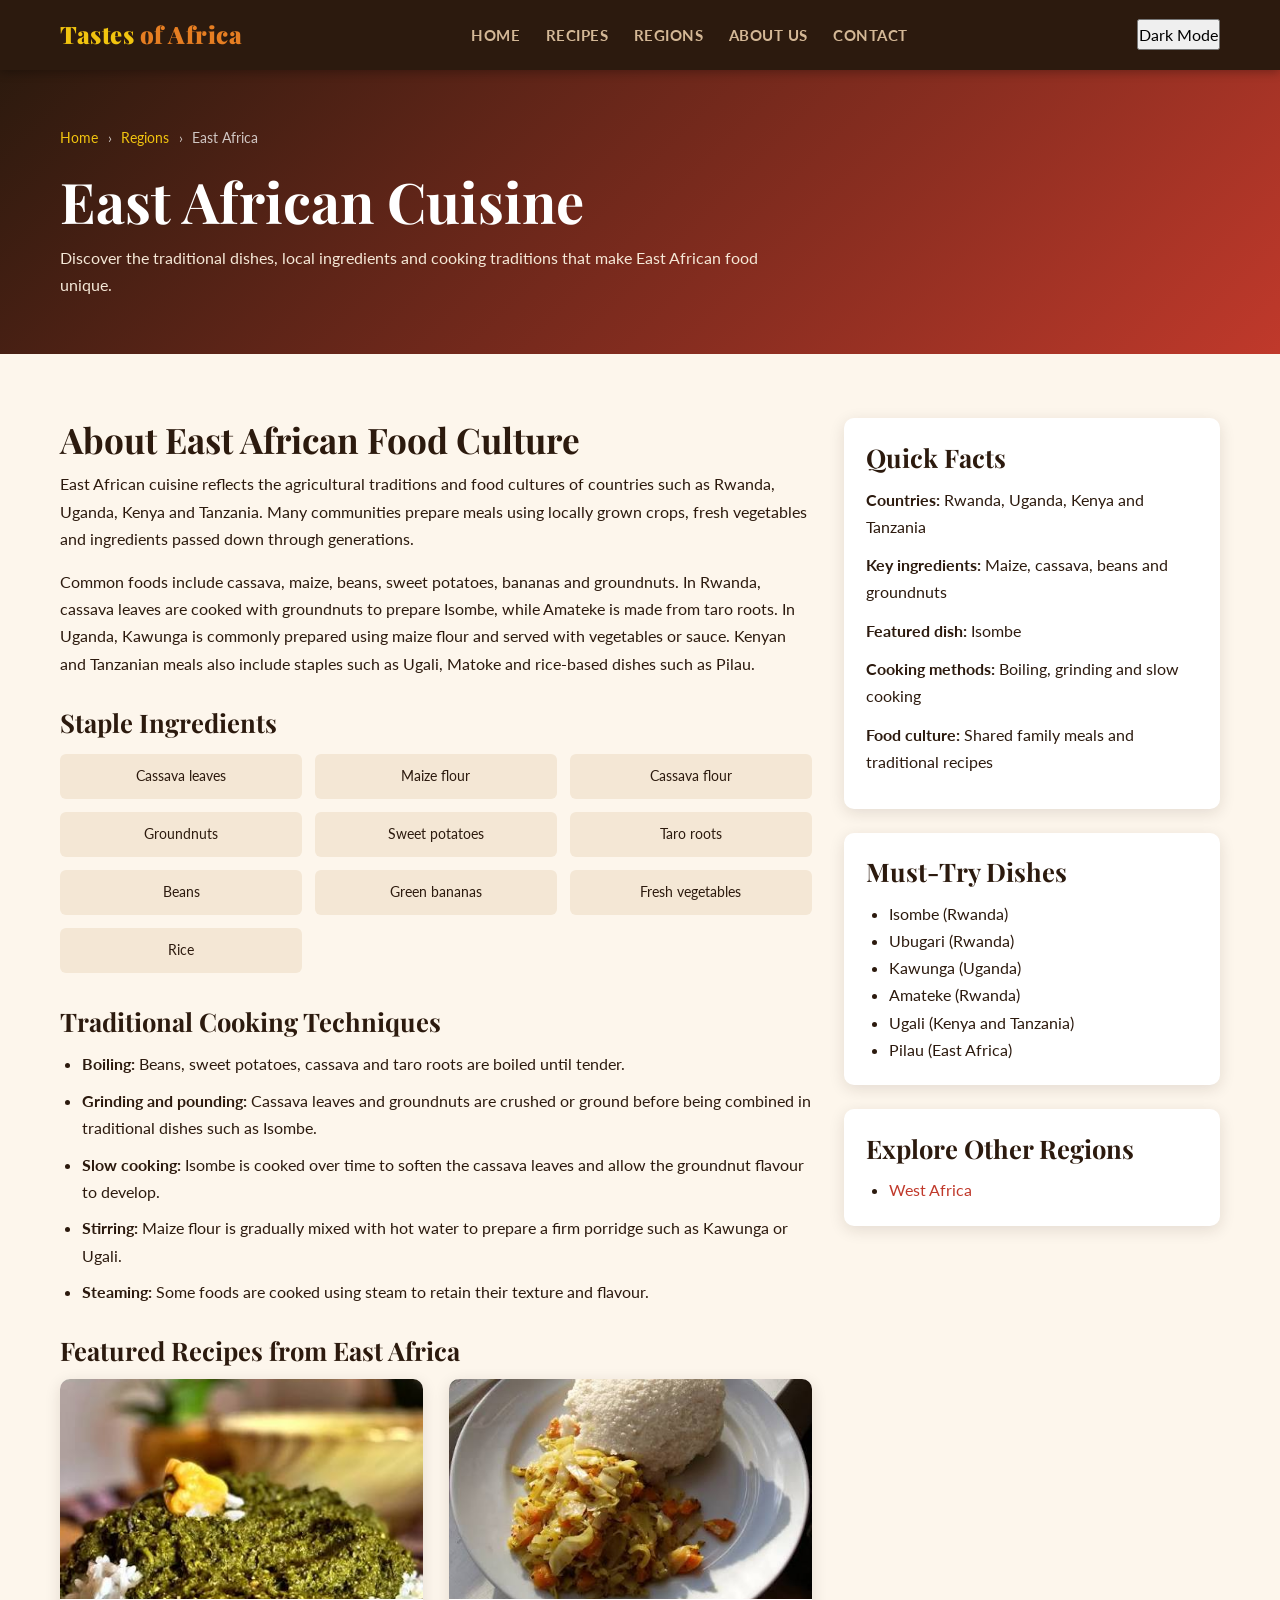
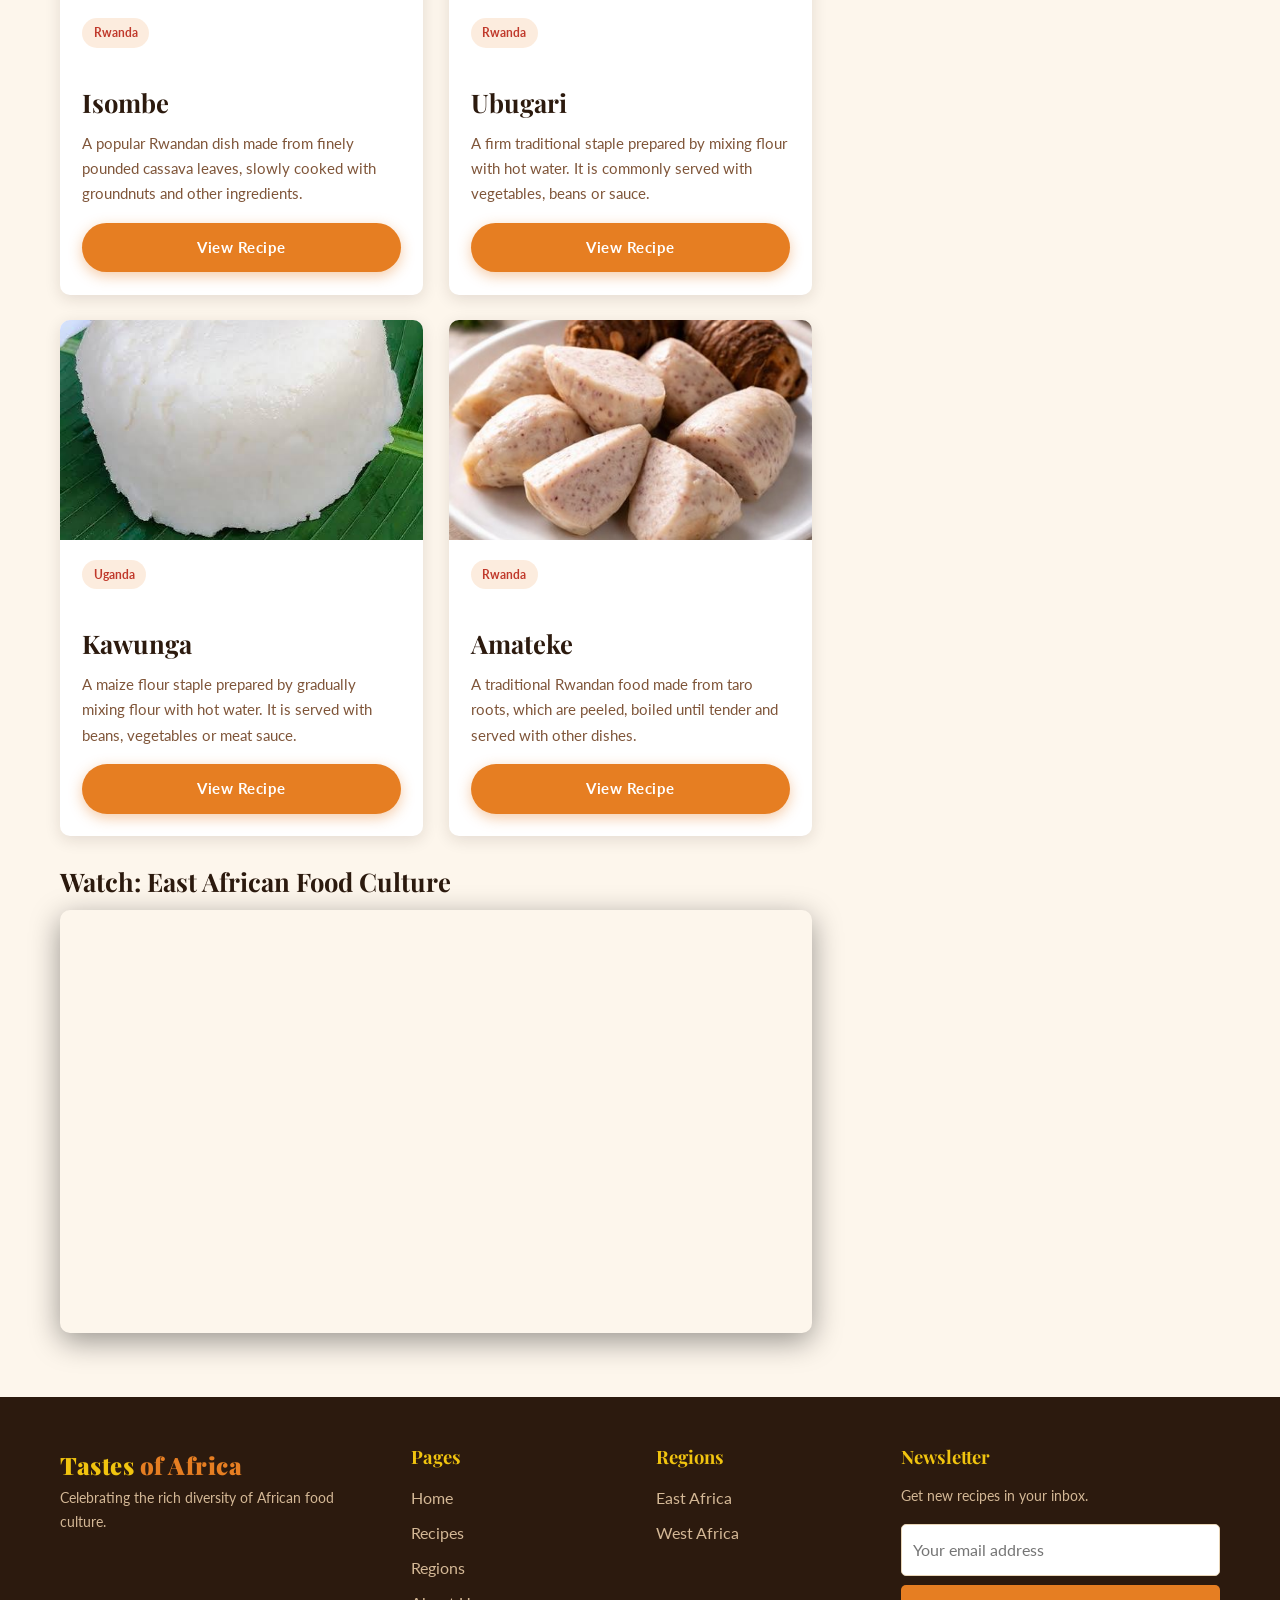
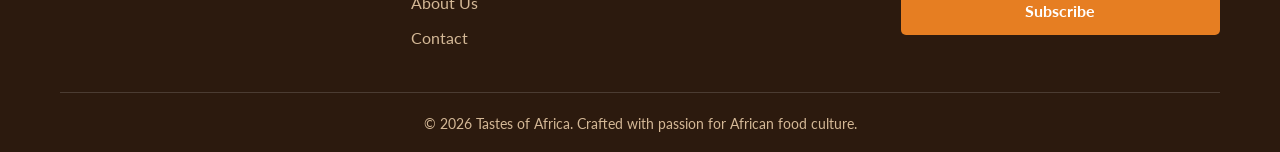
<file: region-east.html>
<!DOCTYPE html>
<html lang="en">
<head>
    <meta charset="UTF-8">
    <meta name="viewport" content="width=device-width, initial-scale=1.0">
    <title>East African Cuisine | Taste of Africa</title>
    <meta name="description" content="Explore East African food culture, including Rwandan Isombe, Ubugari, Amateke and Ugandan Kawunga.">
    <link rel="stylesheet" href="styles.css">
</head>
<body>

    <nav class="navbar" aria-label="Main navigation">
        <div class="container">
            <a href="index.html" class="nav-logo">Tastes <span>of Africa</span></a>

            <button class="nav-toggle" id="nav-toggle" aria-label="Toggle navigation">
                <span></span>
                <span></span>
                <span></span>
            </button>

            <ul class="nav-links" id="nav-links">
                <li><a href="index.html">Home</a></li>
                <li><a href="recipes.html">Recipes</a></li>
                <li><a href="regions.html">Regions</a></li>
                <li><a href="about.html">About Us</a></li>
                <li><a href="contact.html">Contact</a></li>
            </ul>
        </div>
    </nav>

    <header class="region-hero">
        <div class="container">
            <nav class="breadcrumb" aria-label="Breadcrumb">
                <a href="index.html">Home</a>
                <span>›</span>
                <a href="regions.html">Regions</a>
                <span>›</span>
                <span>East Africa</span>
            </nav>

            <h1>East African Cuisine</h1>
            <p>
                Discover the traditional dishes, local ingredients and cooking
                traditions that make East African food unique.
            </p>
        </div>
    </header>

    <section class="section">
        <div class="container">
            <div class="recipe-layout">

                <main class="recipe-main">

                    <h2>About East African Food Culture</h2>

                    <p>
                        East African cuisine reflects the agricultural traditions
                        and food cultures of countries such as Rwanda, Uganda,
                        Kenya and Tanzania. Many communities prepare meals using
                        locally grown crops, fresh vegetables and ingredients
                        passed down through generations.
                    </p>

                    <p>
                        Common foods include cassava, maize, beans, sweet potatoes,
                        bananas and groundnuts. In Rwanda, cassava leaves are
                        cooked with groundnuts to prepare Isombe, while Amateke
                        is made from taro roots. In Uganda, Kawunga is commonly
                        prepared using maize flour and served with vegetables
                        or sauce. Kenyan and Tanzanian meals also include
                        staples such as Ugali, Matoke and rice-based dishes
                        such as Pilau.
                    </p>

                    <h3>Staple Ingredients</h3>

                    <div class="staples-grid">
                        <span class="staple-tag">Cassava leaves</span>
                        <span class="staple-tag">Maize flour</span>
                        <span class="staple-tag">Cassava flour</span>
                        <span class="staple-tag">Groundnuts</span>
                        <span class="staple-tag">Sweet potatoes</span>
                        <span class="staple-tag">Taro roots</span>
                        <span class="staple-tag">Beans</span>
                        <span class="staple-tag">Green bananas</span>
                        <span class="staple-tag">Fresh vegetables</span>
                        <span class="staple-tag">Rice</span>
                    </div>

                    <h3>Traditional Cooking Techniques</h3>

                    <ul>
                        <li>
                            <strong>Boiling:</strong> Beans, sweet potatoes,
                            cassava and taro roots are boiled until tender.
                        </li>
                        <li>
                            <strong>Grinding and pounding:</strong> Cassava
                            leaves and groundnuts are crushed or ground
                            before being combined in traditional dishes
                            such as Isombe.
                        </li>
                        <li>
                            <strong>Slow cooking:</strong> Isombe is cooked
                            over time to soften the cassava leaves and allow
                            the groundnut flavour to develop.
                        </li>
                        <li>
                            <strong>Stirring:</strong> Maize flour is gradually
                            mixed with hot water to prepare a firm porridge
                            such as Kawunga or Ugali.
                        </li>
                        <li>
                            <strong>Steaming:</strong> Some foods are cooked
                            using steam to retain their texture and flavour.
                        </li>
                    </ul>

                    <h3>Featured Recipes from East Africa</h3>

                    <div class="grid-2">

                        <article class="card recipe-card" data-region="east-africa">
                            <figure>
                                <img
                                    src="images/isombe.jpg"
                                    alt="Rwandan Isombe cooked with cassava leaves"
                                    class="card-img"
                                    loading="lazy"
                                >

                                <figcaption class="card-body">
                                    <span class="card-tag">Rwanda</span>
                                    <h3>Isombe</h3>
                                    <p>
                                        A popular Rwandan dish made from finely
                                        pounded cassava leaves, slowly cooked
                                        with groundnuts and other ingredients.
                                    </p>
                                    <a href="recipe-isombe.html" class="btn btn-primary">
                                        View Recipe
                                    </a>
                                </figcaption>
                            </figure>
                        </article>

                        <article class="card recipe-card" data-region="east-africa">
                            <figure>
                                <img
                                    src="images/ubugari.jpg"
                                    alt="Traditional Rwandan Ubugari served with a vegetable dish"
                                    class="card-img"
                                    loading="lazy"
                                >

                                <figcaption class="card-body">
                                    <span class="card-tag">Rwanda</span>
                                    <h3>Ubugari</h3>
                                    <p>
                                        A firm traditional staple prepared
                                        by mixing flour with hot water.
                                        It is commonly served with vegetables,
                                        beans or sauce.
                                    </p>
                                    <a href="recipe-ubugari.html" class="btn btn-primary">
                                        View Recipe
                                    </a>
                                </figcaption>
                            </figure>
                        </article>

                        <article class="card recipe-card" data-region="east-africa">
                            <figure>
                                <img
                                    src="images/kawunga.jpg"
                                    alt="Kawunga prepared from maize flour"
                                    class="card-img"
                                    loading="lazy"
                                >

                                <figcaption class="card-body">
                                    <span class="card-tag">Uganda</span>
                                    <h3>Kawunga</h3>
                                    <p>
                                        A maize flour staple prepared by
                                        gradually mixing flour with hot water.
                                        It is served with beans, vegetables
                                        or meat sauce.
                                    </p>
                                    <a href="recipe-kawunga.html" class="btn btn-primary">
                                        View Recipe
                                    </a>
                                </figcaption>
                            </figure>
                        </article>

                        <article class="card recipe-card" data-region="east-africa">
                            <figure>
                                <img
                                    src="images/amateke.jpg"
                                    alt="Cooked Rwandan Amateke taro roots"
                                    class="card-img"
                                    loading="lazy"
                                >

                                <figcaption class="card-body">
                                    <span class="card-tag">Rwanda</span>
                                    <h3>Amateke</h3>
                                    <p>
                                        A traditional Rwandan food made from
                                        taro roots, which are peeled, boiled
                                        until tender and served with other
                                        dishes.
                                    </p>
                                    <a href="recipe-amateke.html" class="btn btn-primary">
                                        View Recipe
                                    </a>
                                </figcaption>
                            </figure>
                        </article>

                    </div>

                    <h3>Watch: East African Food Culture</h3>

                    <div class="video-wrapper">
                        <iframe
                            src="https://www.youtube.com/embed/g4pf4z3UeHw"
                            title="East African Food Culture"
                            loading="lazy"
                            allow="accelerometer; autoplay; clipboard-write; encrypted-media; gyroscope; picture-in-picture; web-share"
                            referrerpolicy="strict-origin-when-cross-origin"
                            allowfullscreen
                        ></iframe>
                    </div>

                </main>

                <aside class="recipe-sidebar">

                    <div class="sidebar-box">
                        <h3>Quick Facts</h3>
                        <ul class="recipe-info-list">
                            <li><strong>Countries:</strong> Rwanda, Uganda, Kenya and Tanzania</li>
                            <li><strong>Key ingredients:</strong> Maize, cassava, beans and groundnuts</li>
                            <li><strong>Featured dish:</strong> Isombe</li>
                            <li><strong>Cooking methods:</strong> Boiling, grinding and slow cooking</li>
                            <li><strong>Food culture:</strong> Shared family meals and traditional recipes</li>
                        </ul>
                    </div>

                    <div class="sidebar-box">
                        <h3>Must-Try Dishes</h3>
                        <ul>
                            <li>Isombe (Rwanda)</li>
                            <li>Ubugari (Rwanda)</li>
                            <li>Kawunga (Uganda)</li>
                            <li>Amateke (Rwanda)</li>
                            <li>Ugali (Kenya and Tanzania)</li>
                            <li>Pilau (East Africa)</li>
                        </ul>
                    </div>

                    <div class="sidebar-box">
                        <h3>Explore Other Regions</h3>
                        <ul>
                            <li><a href="region-west.html">West Africa</a></li>
                        </ul>
                    </div>

                </aside>

            </div>
        </div>
    </section>

    <footer class="footer">
        <div class="container">

            <div class="footer-grid">

                <div class="footer-brand">
                    <span class="nav-logo">Tastes <span>of Africa</span></span>
                    <p>Celebrating the rich diversity of African food culture.</p>
                </div>

                <div>
                    <h4>Pages</h4>
                    <ul>
                        <li><a href="index.html">Home</a></li>
                        <li><a href="recipes.html">Recipes</a></li>
                        <li><a href="regions.html">Regions</a></li>
                        <li><a href="about.html">About Us</a></li>
                        <li><a href="contact.html">Contact</a></li>
                    </ul>
                </div>

                <div>
                    <h4>Regions</h4>
                    <ul>
                        <li><a href="region-east.html">East Africa</a></li>
                        <li><a href="region-west.html">West Africa</a></li>
                    </ul>
                </div>

                <div>
                    <h4>Newsletter</h4>
                    <p>Get new recipes in your inbox.</p>

                    <form class="newsletter-form" id="newsletter-form" novalidate aria-label="Newsletter signup">
                        <input
                            type="email"
                            placeholder="Your email address"
                            aria-label="Email address"
                            required
                        >
                        <button type="submit">Subscribe</button>
                    </form>
                </div>

            </div>

            <div class="footer-bottom">
                <p>&copy; 2026 Tastes of Africa. Crafted with passion for African food culture.</p>
            </div>

        </div>
    </footer>

    <script src="script.js"></script>
</body>
</html>
</file>
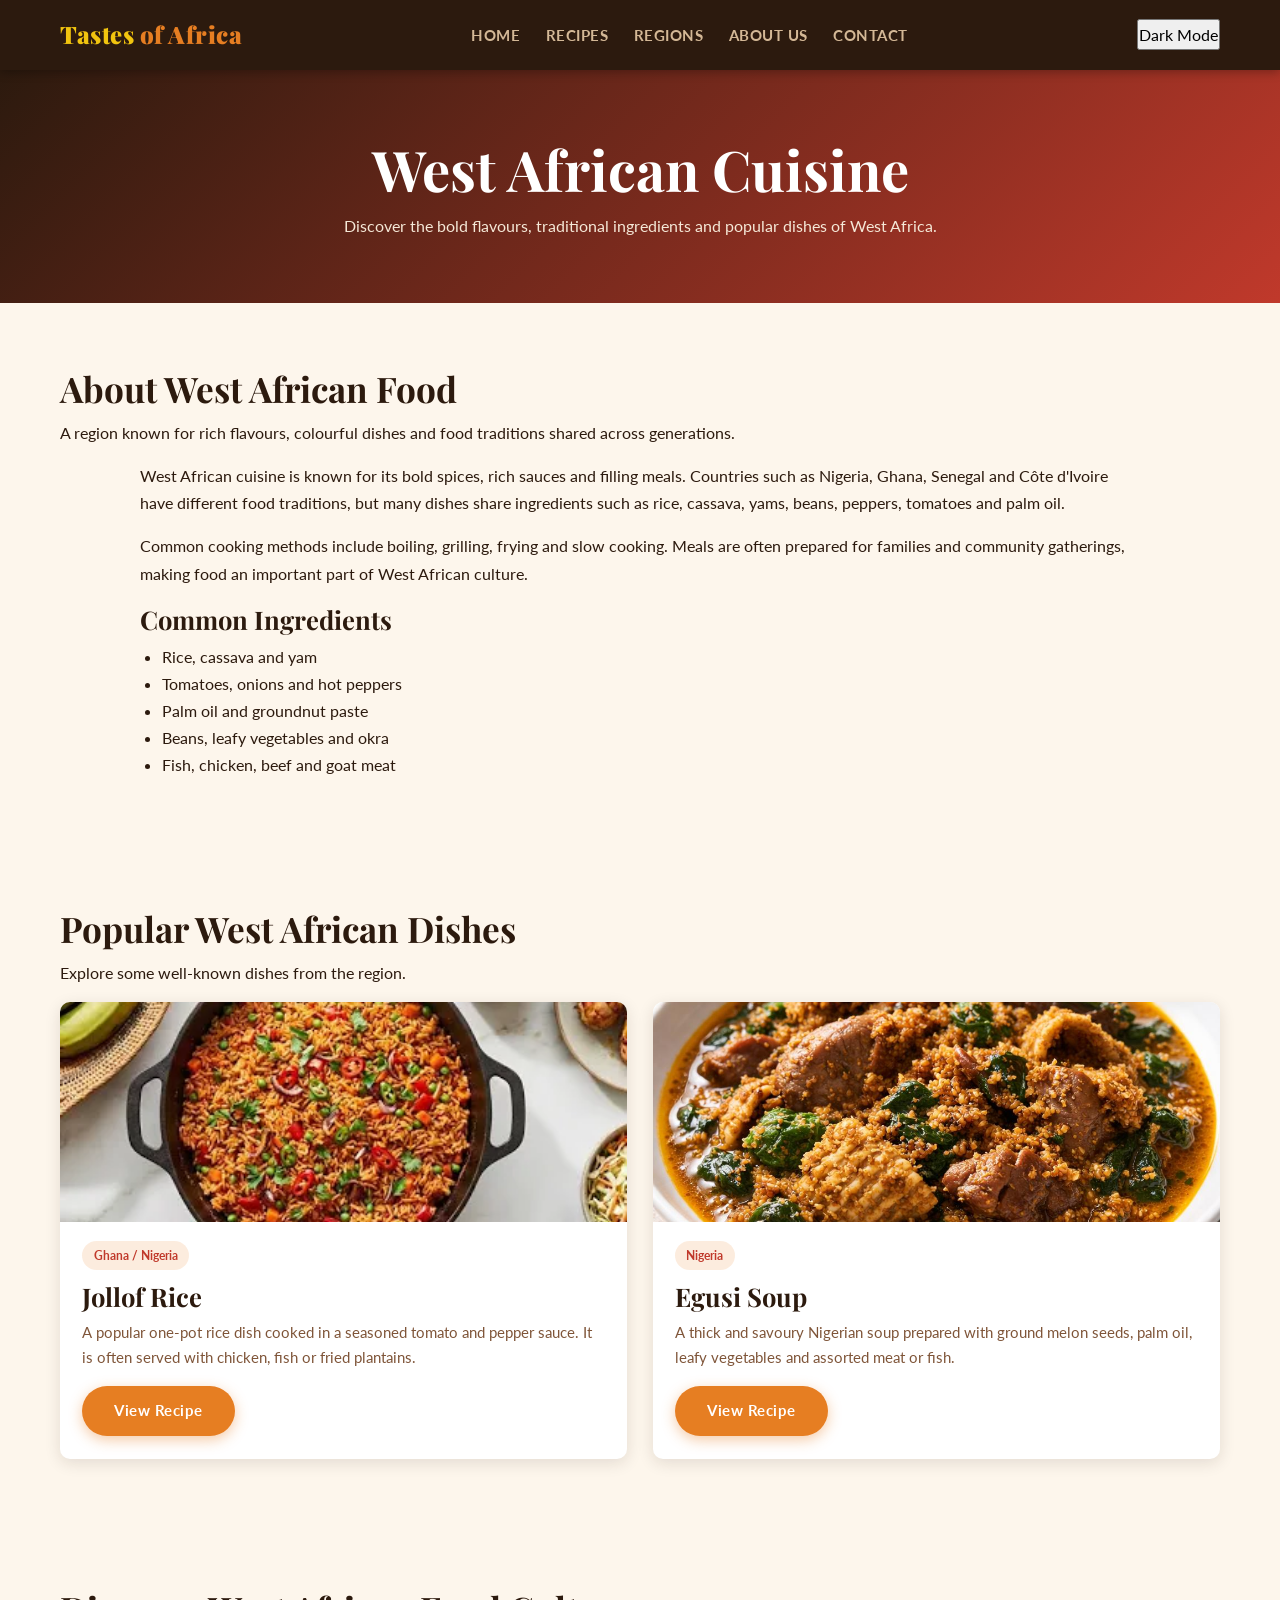
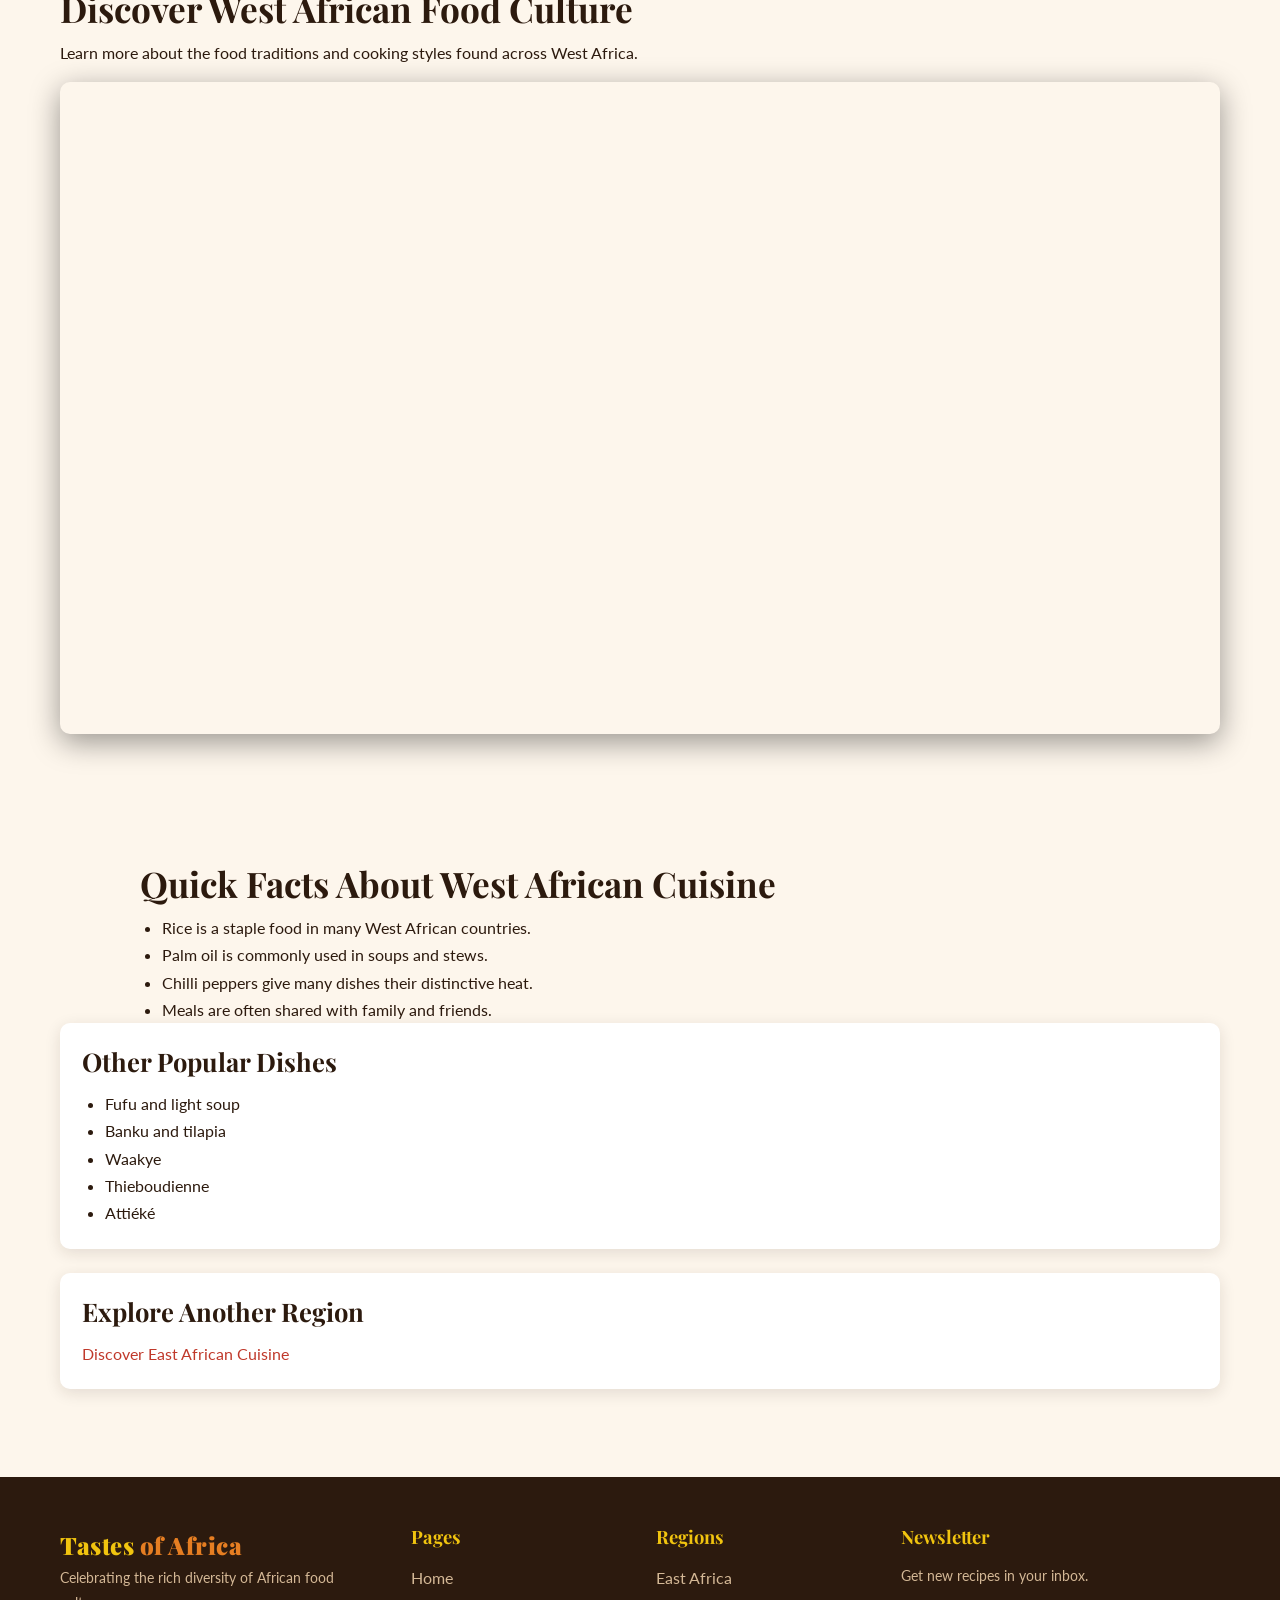
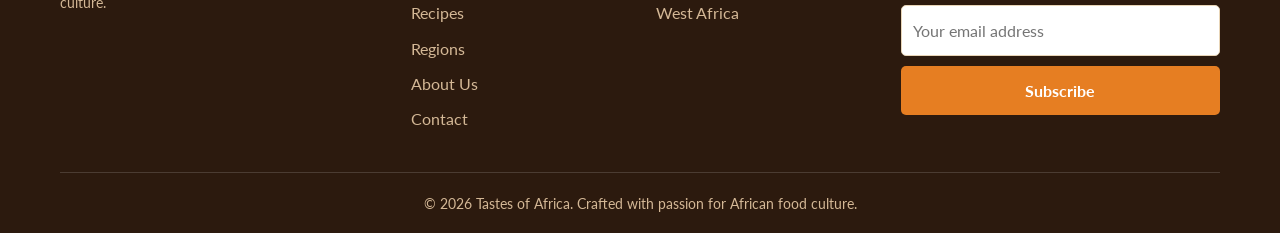
<file: region-west.html>
<!DOCTYPE html>
<html lang="en">
<head>
    <meta charset="UTF-8">
    <meta name="viewport" content="width=device-width, initial-scale=1.0">
    <title>West African Cuisine | Taste of Africa</title>
    <meta name="description" content="Explore West African food culture, traditional dishes and popular recipes from countries across West Africa.">
    <link rel="stylesheet" href="styles.css">
</head>
<body>

    <nav class="navbar" aria-label="Main navigation">
        <div class="container">
            <a href="index.html" class="nav-logo">Tastes <span>of Africa</span></a>

            <button class="nav-toggle" id="nav-toggle" aria-label="Toggle navigation">
                <span></span>
                <span></span>
                <span></span>
            </button>

            <ul class="nav-links" id="nav-links">
                <li><a href="index.html">Home</a></li>
                <li><a href="recipes.html">Recipes</a></li>
                <li><a href="regions.html">Regions</a></li>
                <li><a href="about.html">About Us</a></li>
                <li><a href="contact.html">Contact</a></li>
            </ul>
        </div>
    </nav>

    <header class="page-header">
        <div class="container">
            <h1>West African Cuisine</h1>
            <p>
                Discover the bold flavours, traditional ingredients
                and popular dishes of West Africa.
            </p>
        </div>
    </header>

    <section class="section">
        <div class="container">

            <div class="section-heading">
                <h2>About West African Food</h2>
                <p>
                    A region known for rich flavours, colourful dishes
                    and food traditions shared across generations.
                </p>
            </div>

            <div class="region-content">
                <p>
                    West African cuisine is known for its bold spices,
                    rich sauces and filling meals. Countries such as
                    Nigeria, Ghana, Senegal and Côte d'Ivoire have
                    different food traditions, but many dishes share
                    ingredients such as rice, cassava, yams, beans,
                    peppers, tomatoes and palm oil.
                </p>

                <p>
                    Common cooking methods include boiling, grilling,
                    frying and slow cooking. Meals are often prepared
                    for families and community gatherings, making food
                    an important part of West African culture.
                </p>

                <h3>Common Ingredients</h3>

                <ul>
                    <li>Rice, cassava and yam</li>
                    <li>Tomatoes, onions and hot peppers</li>
                    <li>Palm oil and groundnut paste</li>
                    <li>Beans, leafy vegetables and okra</li>
                    <li>Fish, chicken, beef and goat meat</li>
                </ul>
            </div>

        </div>
    </section>

    <section class="section">
        <div class="container">

            <div class="section-heading">
                <h2>Popular West African Dishes</h2>
                <p>Explore some well-known dishes from the region.</p>
            </div>

            <div class="recipe-grid">

                <article class="recipe-card">
                    <img
                        src="images/jollof-rice.jpg"
                        alt="West African Jollof Rice served with vegetables and chicken"
                    >

                    <div class="recipe-card-content">
                        <span class="recipe-region">Ghana / Nigeria</span>
                        <h3>Jollof Rice</h3>
                        <p>
                            A popular one-pot rice dish cooked in a
                            seasoned tomato and pepper sauce. It is
                            often served with chicken, fish or fried
                            plantains.
                        </p>

                        <a href="recipe-jollof.html" class="btn btn-primary">
                            View Recipe
                        </a>
                    </div>
                </article>

                <article class="recipe-card">
                    <img
                        src="images/egusi-soup.jpg"
                        alt="Nigerian Egusi Soup made with ground melon seeds and leafy vegetables"
                    >

                    <div class="recipe-card-content">
                        <span class="recipe-region">Nigeria</span>
                        <h3>Egusi Soup</h3>
                        <p>
                            A thick and savoury Nigerian soup prepared
                            with ground melon seeds, palm oil, leafy
                            vegetables and assorted meat or fish.
                        </p>

                        <a href="recipe-egusi.html" class="btn btn-primary">
                            View Recipe
                        </a>
                    </div>
                </article>

            </div>

        </div>
    </section>

    <section class="section">
        <div class="container">

            <div class="section-heading">
                <h2>Discover West African Food Culture</h2>
                <p>
                    Learn more about the food traditions and cooking
                    styles found across West Africa.
                </p>
            </div>

            <div class="video-wrapper">
                <iframe
                    src="https://www.youtube.com/embed/CJFLTJ-NDyc"
                    title="West African Food Culture"
                    loading="lazy"
                    allow="accelerometer; autoplay; clipboard-write; encrypted-media; gyroscope; picture-in-picture; web-share"
                    referrerpolicy="strict-origin-when-cross-origin"
                    allowfullscreen
                ></iframe>
            </div>

        </div>
    </section>

    <section class="section">
        <div class="container">

            <div class="region-layout">

                <div class="region-content">
                    <h2>Quick Facts About West African Cuisine</h2>

                    <ul>
                        <li>Rice is a staple food in many West African countries.</li>
                        <li>Palm oil is commonly used in soups and stews.</li>
                        <li>Chilli peppers give many dishes their distinctive heat.</li>
                        <li>Meals are often shared with family and friends.</li>
                    </ul>
                </div>

                <aside class="recipe-sidebar">
                    <div class="sidebar-box">
                        <h3>Other Popular Dishes</h3>
                        <ul>
                            <li>Fufu and light soup</li>
                            <li>Banku and tilapia</li>
                            <li>Waakye</li>
                            <li>Thieboudienne</li>
                            <li>Attiéké</li>
                        </ul>
                    </div>

                    <div class="sidebar-box">
                        <h3>Explore Another Region</h3>
                        <a href="region-east.html">Discover East African Cuisine</a>
                    </div>
                </aside>

            </div>

        </div>
    </section>

    <footer class="footer">
        <div class="container">

            <div class="footer-grid">

                <div class="footer-brand">
                    <span class="nav-logo">Tastes <span>of Africa</span></span>
                    <p>Celebrating the rich diversity of African food culture.</p>
                </div>

                <div>
                    <h4>Pages</h4>
                    <ul>
                        <li><a href="index.html">Home</a></li>
                        <li><a href="recipes.html">Recipes</a></li>
                        <li><a href="regions.html">Regions</a></li>
                        <li><a href="about.html">About Us</a></li>
                        <li><a href="contact.html">Contact</a></li>
                    </ul>
                </div>

                <div>
                    <h4>Regions</h4>
                    <ul>
                        <li><a href="region-east.html">East Africa</a></li>
                        <li><a href="region-west.html">West Africa</a></li>
                    </ul>
                </div>

                <div>
                    <h4>Newsletter</h4>
                    <p>Get new recipes in your inbox.</p>

                    <form class="newsletter-form" id="newsletter-form" novalidate aria-label="Newsletter signup">
                        <input
                            type="email"
                            placeholder="Your email address"
                            aria-label="Email address"
                            required
                        >
                        <button type="submit">Subscribe</button>
                    </form>
                </div>

            </div>

            <div class="footer-bottom">
                <p>&copy; 2026 Tastes of Africa. Crafted with passion for African food culture.</p>
            </div>

        </div>
    </footer>

    <script src="script.js"></script>
</body>
</html>
</file>
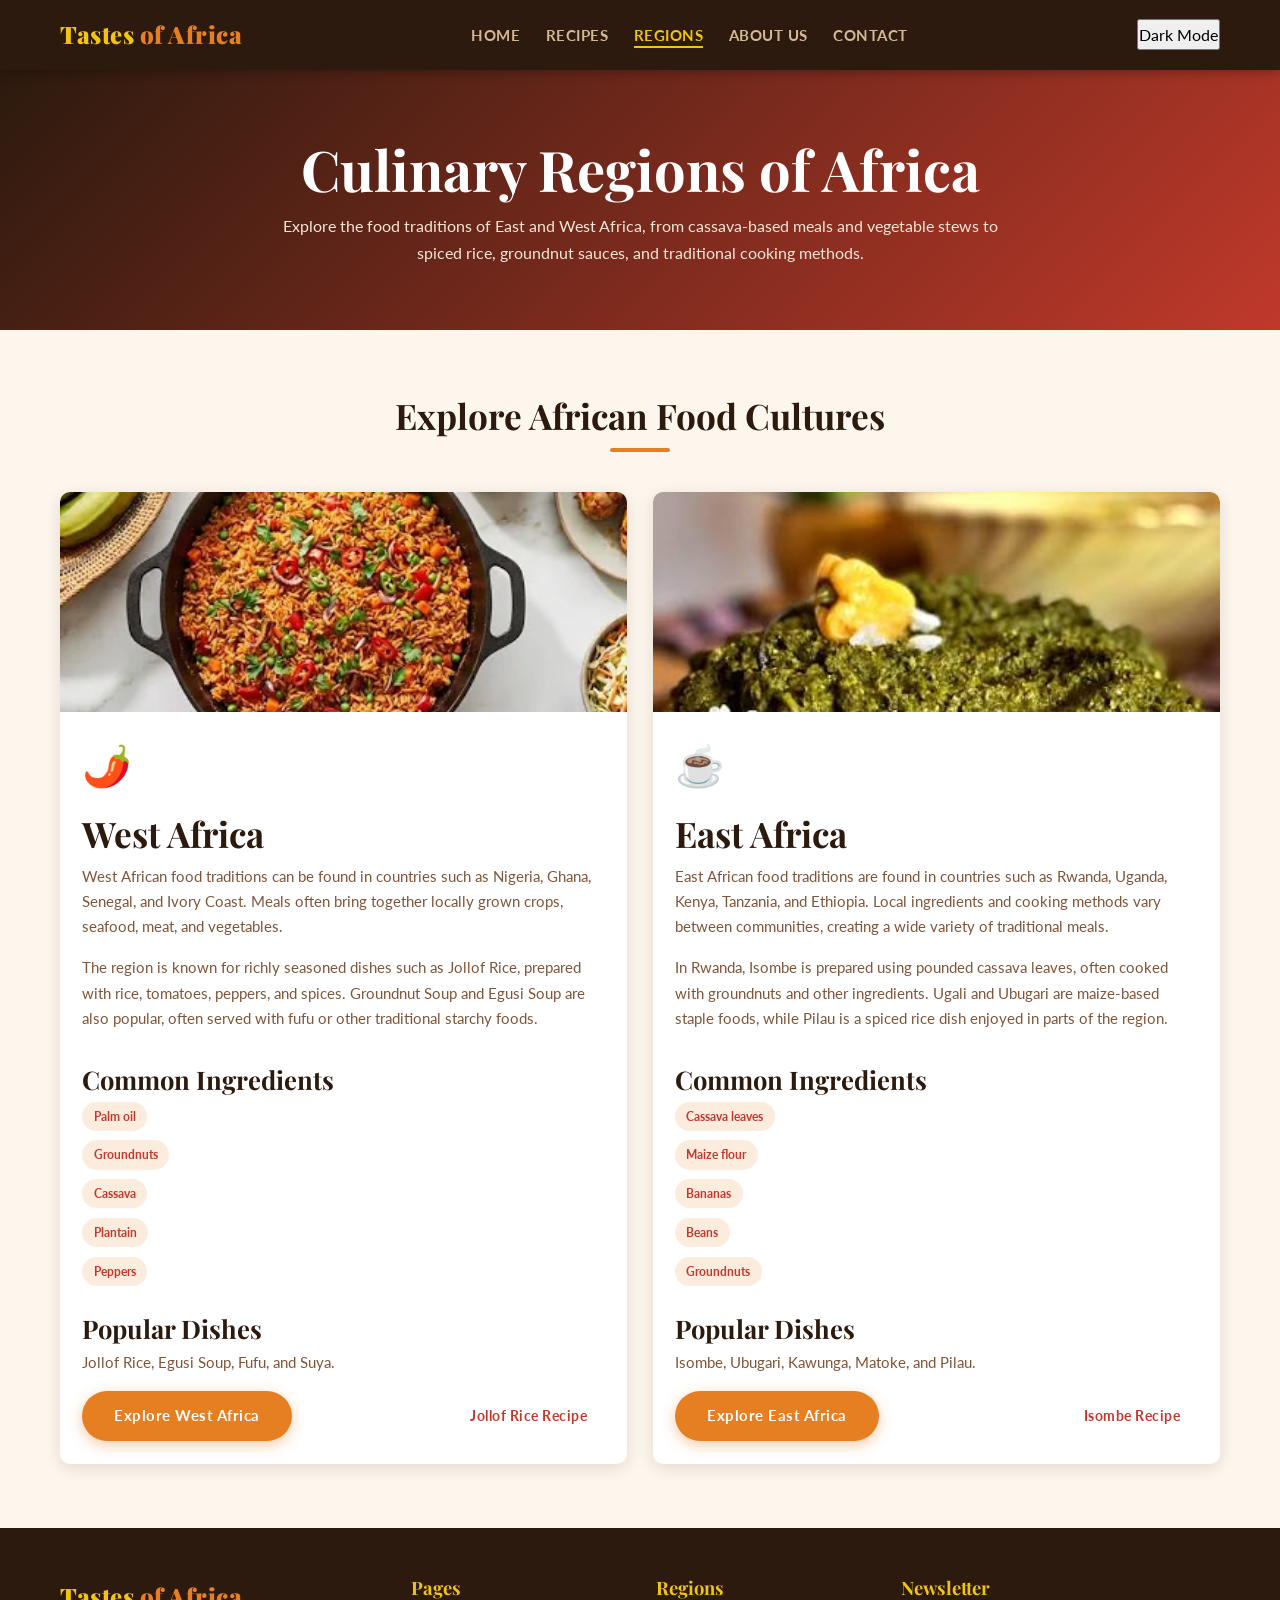
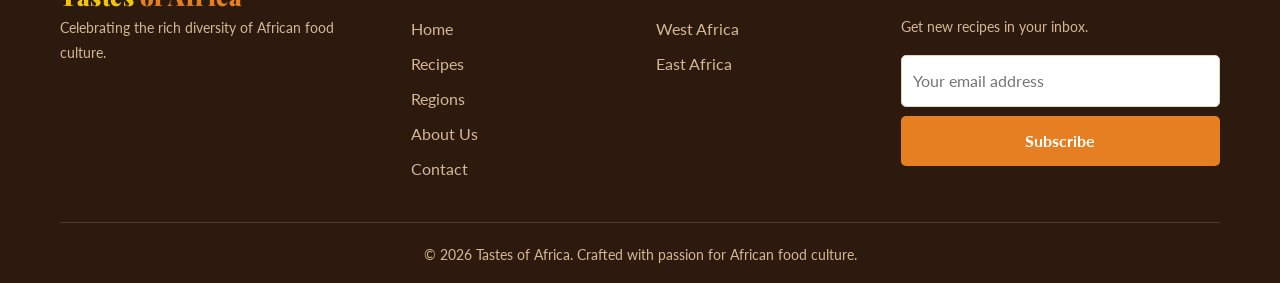
<file: regions.html>
<!DOCTYPE html>
<html lang="en">
<head>
  <meta charset="UTF-8" />
  <meta name="viewport" content="width=device-width, initial-scale=1.0" />
  <meta name="description" content="Explore East and West African food cultures, traditional ingredients, popular dishes, and cooking methods." />
  <title>Culinary Regions of Africa | Tastes of Africa</title>
  <link rel="stylesheet" href="styles.css" />
</head>
<body>

  <!-- Navigation -->
  <nav class="navbar" aria-label="Main navigation">
    <div class="container">
      <a href="index.html" class="nav-logo">Tastes <span>of Africa</span></a>

      <button class="nav-toggle" id="nav-toggle" aria-label="Toggle navigation" aria-expanded="false">
        <span></span>
        <span></span>
        <span></span>
      </button>

      <ul class="nav-links" id="nav-links">
        <li><a href="index.html">Home</a></li>
        <li><a href="recipes.html">Recipes</a></li>
        <li><a href="regions.html">Regions</a></li>
        <li><a href="about.html">About Us</a></li>
        <li><a href="contact.html">Contact</a></li>
      </ul>
    </div>
  </nav>

  <!-- Page introduction -->
  <header class="page-header">
    <div class="container">
      <h1>Culinary Regions of Africa</h1>
      <p>
        Explore the food traditions of East and West Africa, from
        cassava-based meals and vegetable stews to spiced rice,
        groundnut sauces, and traditional cooking methods.
      </p>
    </div>
  </header>

  <!-- Regional food cultures -->
  <section class="section">
    <div class="container">

      <h2 class="section-title">Explore African Food Cultures</h2>

      <div class="grid-2">

        <!-- West Africa -->
        <article class="card">
          <figure>
            <img
              src="images/jollof-rice.jpg"
              alt="West African Jollof Rice served with vegetables"
              class="card-img"
              loading="lazy"
            />
          </figure>

          <div class="card-body">
            <span class="region-icon">🌶️</span>
            <h2>West Africa</h2>

            <p>
              West African food traditions can be found in countries such
              as Nigeria, Ghana, Senegal, and Ivory Coast. Meals often bring
              together locally grown crops, seafood, meat, and vegetables.
            </p>

            <p>
              The region is known for richly seasoned dishes such as Jollof
              Rice, prepared with rice, tomatoes, peppers, and spices.
              Groundnut Soup and Egusi Soup are also popular, often served
              with fufu or other traditional starchy foods.
            </p>

            <h3>Common Ingredients</h3>
            <div class="card-tag">Palm oil</div>
            <div class="card-tag">Groundnuts</div>
            <div class="card-tag">Cassava</div>
            <div class="card-tag">Plantain</div>
            <div class="card-tag">Peppers</div>

            <h3>Popular Dishes</h3>
            <p>Jollof Rice, Egusi Soup, Fufu, and Suya.</p>

            <div class="card-actions">
              <a href="region-west.html" class="btn btn-primary">
                Explore West Africa
              </a>
              <a href="recipe-jollof.html" class="btn btn-small">
                Jollof Rice Recipe
              </a>
            </div>
          </div>
        </article>

        <!-- East Africa -->
        <article class="card">
          <figure>
            <img
              src="images/isombe.jpg"
              alt="Traditional Rwandan Isombe made with cassava leaves"
              class="card-img"
              loading="lazy"
            />
          </figure>

          <div class="card-body">
            <span class="region-icon">☕</span>
            <h2>East Africa</h2>

            <p>
              East African food traditions are found in countries such
              as Rwanda, Uganda, Kenya, Tanzania, and Ethiopia. Local
              ingredients and cooking methods vary between communities,
              creating a wide variety of traditional meals.
            </p>

            <p>
              In Rwanda, Isombe is prepared using pounded cassava leaves,
              often cooked with groundnuts and other ingredients. Ugali
              and Ubugari are maize-based staple foods, while Pilau is
              a spiced rice dish enjoyed in parts of the region.
            </p>

            <h3>Common Ingredients</h3>
            <div class="card-tag">Cassava leaves</div>
            <div class="card-tag">Maize flour</div>
            <div class="card-tag">Bananas</div>
            <div class="card-tag">Beans</div>
            <div class="card-tag">Groundnuts</div>

            <h3>Popular Dishes</h3>
            <p>Isombe, Ubugari, Kawunga, Matoke, and Pilau.</p>

            <div class="card-actions">
              <a href="region-east.html" class="btn btn-primary">
                Explore East Africa
              </a>
              <a href="recipe-isombe.html" class="btn btn-small">
                Isombe Recipe
              </a>
            </div>
          </div>
        </article>

      </div>
    </div>
  </section>

  <!-- Footer -->
  <footer class="footer">
    <div class="container">

      <div class="footer-grid">

        <div class="footer-brand">
          <span class="nav-logo">Tastes <span>of Africa</span></span>
          <p>Celebrating the rich diversity of African food culture.</p>
        </div>

        <div>
          <h4>Pages</h4>
          <ul>
            <li><a href="index.html">Home</a></li>
            <li><a href="recipes.html">Recipes</a></li>
            <li><a href="regions.html">Regions</a></li>
            <li><a href="about.html">About Us</a></li>
            <li><a href="contact.html">Contact</a></li>
          </ul>
        </div>

        <div>
          <h4>Regions</h4>
          <ul>
            <li><a href="region-west.html">West Africa</a></li>
            <li><a href="region-east.html">East Africa</a></li>
          </ul>
        </div>

        <div>
          <h4>Newsletter</h4>
          <p>Get new recipes in your inbox.</p>

          <form
            class="newsletter-form"
            id="newsletter-form"
            novalidate
            aria-label="Newsletter signup">
            <input
              type="email"
              name="newsletter-email"
              placeholder="Your email address"
              aria-label="Email address"
              required
            />
            <button type="submit">Subscribe</button>
          </form>
        </div>

      </div>

      <div class="footer-bottom">
        <p>
          &copy; 2026 Tastes of Africa.
          Crafted with passion for African food culture.
        </p>
      </div>

    </div>
  </footer>

  <script src="script.js"></script>
</body>
</html>
</file>
<file: styles.css>
@import url('https://fonts.googleapis.com/css2?family=Playfair+Display:wght@400;600;700;900&family=Lato:wght@300;400;700&display=swap');

:root {
  --color-primary: #C0392B;
  --color-secondary: #E67E22;
  --color-accent: #F1C40F;
  --color-dark: #2C1A0E;
  --color-brown: #6F4E37;
  --color-light-bg: #FDF6EC;
  --color-white: #FFFFFF;
  --color-text: #2C1A0E;
  --color-text-light: #7F5539;
  --color-border: #E8D5B7;

  --font-heading: 'Playfair Display', Georgia, serif;
  --font-body: 'Lato', Arial, sans-serif;

  --shadow-card: 0 4px 16px rgba(44, 26, 14, 0.12);
  --radius: 10px;
  --transition: 0.25s ease;
}

/* Base styles */
* {
  box-sizing: border-box;
  margin: 0;
  padding: 0;
}

html {
  font-size: 16px;
  scroll-behavior: smooth;
}

body {
  min-height: 100vh;
  font-family: var(--font-body);
  color: var(--color-text);
  background-color: var(--color-light-bg);
  line-height: 1.7;
  transition: background-color var(--transition), color var(--transition);
}

img {
  display: block;
  max-width: 100%;
  height: auto;
}

a {
  color: var(--color-primary);
  text-decoration: none;
  transition: color var(--transition);
}

a:hover {
  color: var(--color-secondary);
}

ul,
ol {
  padding-left: 1.4rem;
}

button,
input,
select,
textarea {
  font: inherit;
}

/* Typography */
h1,
h2,
h3,
h4,
h5 {
  font-family: var(--font-heading);
  color: var(--color-dark);
  line-height: 1.25;
  margin-bottom: 0.5rem;
}

h1 {
  font-size: clamp(2rem, 5vw, 3.5rem);
}

h2 {
  font-size: clamp(1.5rem, 3vw, 2.2rem);
}

h3 {
  font-size: clamp(1.2rem, 2.5vw, 1.6rem);
}

h4 {
  font-size: 1.15rem;
}

p {
  margin-bottom: 1rem;
  color: var(--color-text);
}

mark {
  background-color: rgba(241, 196, 15, 0.35);
  color: var(--color-dark);
  padding: 0 4px;
  border-radius: 3px;
  font-weight: 700;
}

/* Layout */
.container {
  width: 92%;
  max-width: 1160px;
  margin: 0 auto;
}

.section {
  padding: 4rem 0;
}

.section-title {
  position: relative;
  text-align: center;
  margin-bottom: 2.5rem;
}

.section-title::after {
  content: '';
  display: block;
  width: 60px;
  height: 4px;
  background: var(--color-secondary);
  border-radius: 2px;
  margin: 0.6rem auto 0;
}

.grid-2,
.grid-3,
.grid-4 {
  display: grid;
  gap: 1.6rem;
  align-items: stretch;
}

.grid-2 {
  grid-template-columns: repeat(2, minmax(0, 1fr));
}

.grid-3 {
  grid-template-columns: repeat(3, minmax(0, 1fr));
}

.grid-4 {
  grid-template-columns: repeat(4, minmax(0, 1fr));
}

.text-center {
  text-align: center;
}

/* Navigation */
.navbar {
  position: sticky;
  top: 0;
  z-index: 1000;
  background-color: var(--color-dark);
  box-shadow: 0 2px 10px rgba(0, 0, 0, 0.3);
}

.navbar .container {
  display: flex;
  align-items: center;
  justify-content: space-between;
  gap: 1rem;
  padding-top: 0.9rem;
  padding-bottom: 0.9rem;
  position: relative;
}

.nav-logo {
  font-family: var(--font-heading);
  font-size: 1.5rem;
  font-weight: 900;
  color: var(--color-accent);
  letter-spacing: 0.5px;
}

.nav-logo span {
  color: var(--color-secondary);
}

.nav-links {
  display: flex;
  align-items: center;
  gap: 1.6rem;
  list-style: none;
  padding: 0;
  margin: 0;
}

.nav-links a {
  position: relative;
  color: #d4b896;
  font-size: 0.95rem;
  font-weight: 700;
  letter-spacing: 0.5px;
  text-transform: uppercase;
  padding-bottom: 4px;
}

.nav-links a::after {
  content: '';
  position: absolute;
  left: 0;
  bottom: 0;
  width: 0;
  height: 2px;
  background: var(--color-accent);
  transition: width var(--transition);
}

.nav-links a:hover,
.nav-links a.active {
  color: var(--color-accent);
}

.nav-links a:hover::after,
.nav-links a.active::after {
  width: 100%;
}

.nav-toggle {
  display: none;
  flex-direction: column;
  gap: 5px;
  cursor: pointer;
  background: none;
  border: none;
  padding: 4px;
}

.nav-toggle span {
  display: block;
  width: 24px;
  height: 2px;
  background: var(--color-accent);
  border-radius: 2px;
  transition: var(--transition);
}

.theme-toggle {
  background: transparent;
  color: var(--color-accent);
  border: 1px solid var(--color-accent);
  border-radius: 25px;
  padding: 0.45rem 0.8rem;
  font-size: 0.82rem;
  font-weight: 700;
  cursor: pointer;
  white-space: nowrap;
  transition: var(--transition);
}

.theme-toggle:hover {
  background: var(--color-accent);
  color: var(--color-dark);
}

/* Hero sections */
.hero {
  position: relative;
  min-height: 90vh;
  display: flex;
  align-items: center;
  justify-content: center;
  text-align: center;
  overflow: hidden;
  background: linear-gradient(
    135deg,
    #2C1A0E 0%,
    #6F4E37 50%,
    #C0392B 100%
  );
}

.hero-bg {
  position: absolute;
  inset: 0;
  background-image: url('images/hero-bg.jpg');
  background-size: cover;
  background-position: center;
  opacity: 0.35;
}

.hero-content {
  position: relative;
  z-index: 2;
  color: var(--color-white);
  max-width: 760px;
  padding: 2rem;
}

.hero-content h1 {
  color: var(--color-white);
  margin-bottom: 1rem;
  text-shadow: 0 2px 10px rgba(0, 0, 0, 0.5);
}

.hero-content p {
  font-size: 1.15rem;
  color: rgba(255, 255, 255, 0.88);
  margin-bottom: 2rem;
}

.hero-buttons {
  display: flex;
  justify-content: center;
  flex-wrap: wrap;
  gap: 1rem;
}

.page-header,
.about-hero,
.contact-hero,
.region-hero {
  background: linear-gradient(135deg, var(--color-dark), var(--color-primary));
  color: var(--color-white);
  text-align: center;
  padding: 4rem 1rem;
}

.page-header h1,
.about-hero h1,
.contact-hero h1,
.region-hero h1 {
  color: var(--color-white);
}

.page-header p,
.about-hero p,
.contact-hero p,
.region-hero p {
  color: #f5e8d7;
  max-width: 750px;
  margin: 0 auto;
}

/* Buttons */
.btn {
  display: inline-block;
  padding: 0.75rem 2rem;
  border: none;
  border-radius: 50px;
  font-family: var(--font-body);
  font-weight: 700;
  font-size: 0.95rem;
  letter-spacing: 0.5px;
  text-align: center;
  cursor: pointer;
  transition: transform var(--transition),
              box-shadow var(--transition),
              background var(--transition);
}

.btn-primary {
  background: var(--color-secondary);
  color: var(--color-white);
  box-shadow: 0 4px 14px rgba(230, 126, 34, 0.4);
}

.btn-primary:hover {
  background: #d35400;
  color: var(--color-white);
  transform: translateY(-2px);
  box-shadow: 0 6px 18px rgba(230, 126, 34, 0.5);
}

.btn-outline {
  background: transparent;
  color: var(--color-white);
  border: 2px solid var(--color-accent);
}

.btn-outline:hover {
  background: var(--color-accent);
  color: var(--color-dark);
  transform: translateY(-2px);
}

.btn-small {
  padding: 0.5rem 1.1rem;
  font-size: 0.85rem;
}

/* Video */
.hero-video {
  margin-top: 2.5rem;
}

.video-wrapper {
  position: relative;
  height: 0;
  padding-bottom: 56.25%;
  overflow: hidden;
  border-radius: var(--radius);
  box-shadow: 0 8px 30px rgba(0, 0, 0, 0.4);
}

.video-wrapper iframe {
  position: absolute;
  top: 0;
  left: 0;
  width: 100%;
  height: 100%;
  border: none;
  border-radius: var(--radius);
}

/* Cards */
.card,
.recipe-card {
  display: flex;
  flex-direction: column;
  min-width: 0;
  background: var(--color-white);
  border-radius: var(--radius);
  box-shadow: var(--shadow-card);
  overflow: hidden;
  transition: transform var(--transition), box-shadow var(--transition);
}

.card:hover,
.recipe-card:hover {
  transform: translateY(-5px);
  box-shadow: 0 10px 28px rgba(44, 26, 14, 0.18);
}

.card figure,
.recipe-card figure {
  width: 100%;
  margin: 0;
  overflow: hidden;
}

.card-img,
.recipe-card img {
  width: 100%;
  height: 220px;
  object-fit: cover;
  border-radius: 0;
  transition: transform 0.4s ease;
}

.card:hover .card-img,
.recipe-card:hover img {
  transform: scale(1.04);
}

.card-body {
  display: flex;
  flex-direction: column;
  flex: 1;
  padding: 1.2rem 1.4rem 1.4rem;
}

.card-body h3 {
  margin-top: 1rem;
  margin-bottom: 0.4rem;
}

.card-body p {
  font-size: 0.93rem;
  color: var(--color-text-light);
  margin-bottom: 1rem;
}

.card-tag {
  display: inline-block;
  width: fit-content;
  background: rgba(230, 126, 34, 0.15);
  color: var(--color-primary);
  font-size: 0.78rem;
  font-weight: 700;
  padding: 0.25rem 0.7rem;
  border-radius: 20px;
  margin-bottom: 0.6rem;
}

/* West African recipe cards */
.recipe-grid {
  display: grid;
  grid-template-columns: repeat(2, minmax(0, 1fr));
  gap: 1.6rem;
  align-items: stretch;
}

.recipe-card-content {
  display: flex;
  flex-direction: column;
  flex: 1;
  padding: 1.2rem 1.4rem 1.4rem;
}

.recipe-region {
  display: inline-block;
  width: fit-content;
  background: rgba(230, 126, 34, 0.15);
  color: var(--color-primary);
  font-size: 0.78rem;
  font-weight: 700;
  padding: 0.25rem 0.7rem;
  border-radius: 20px;
  margin-bottom: 0.6rem;
}

.recipe-card-content h3 {
  margin-bottom: 0.5rem;
}

.recipe-card-content p {
  font-size: 0.93rem;
  color: var(--color-text-light);
  margin-bottom: 1rem;
}

.recipe-card-content .btn {
  align-self: flex-start;
  margin-top: auto;
}

.card-actions {
  display: flex;
  align-items: center;
  justify-content: space-between;
  gap: 0.5rem;
  flex-wrap: wrap;
  margin-top: auto;
}

.btn-fav {
  border: 1px solid var(--color-border);
  background: var(--color-light-bg);
  color: var(--color-dark);
  padding: 0.5rem 0.8rem;
  border-radius: 30px;
  cursor: pointer;
  font-family: var(--font-body);
  font-size: 0.85rem;
  transition: var(--transition);
}

.btn-fav:hover,
.btn-fav.active {
  background: #fde2e2;
  color: var(--color-primary);
  border-color: var(--color-primary);
}

/* Recipe filters */
.filter-bar {
  display: flex;
  justify-content: center;
  flex-wrap: wrap;
  gap: 0.7rem;
  margin-bottom: 2rem;
}

.filter-btn {
  border: 1px solid var(--color-border);
  background: var(--color-white);
  color: var(--color-dark);
  padding: 0.6rem 1.2rem;
  border-radius: 30px;
  cursor: pointer;
  font-family: var(--font-body);
  font-weight: 700;
  transition: var(--transition);
}

.filter-btn:hover,
.filter-btn.active {
  background: var(--color-primary);
  color: var(--color-white);
  border-color: var(--color-primary);
}

.hidden {
  display: none !important;
}

/* Region overview */
.region-section {
  background: #f4e7d5;
}

.region-links {
  display: grid;
  grid-template-columns: repeat(2, minmax(0, 1fr));
  gap: 1.5rem;
  margin-top: 2rem;
}

.region-card {
  display: flex;
  flex-direction: column;
  align-items: center;
  text-align: center;
  background: var(--color-white);
  border-radius: var(--radius);
  padding: 2rem 1rem;
  box-shadow: var(--shadow-card);
  transition: transform var(--transition);
}

.region-card:hover {
  transform: translateY(-5px);
}

.region-icon {
  display: inline-block;
  font-size: 2.5rem;
  margin-bottom: 0.8rem;
}

.region-name {
  font-family: var(--font-heading);
  font-size: 1.3rem;
  font-weight: 700;
  color: var(--color-dark);
}

.region-card span:last-child {
  color: var(--color-text-light);
  font-size: 0.9rem;
}

/* Regional detail pages */
.region-hero {
  text-align: left;
  padding: 3.5rem 0;
}

.region-hero h1 {
  margin-top: 1rem;
}

.region-hero p {
  margin-left: 0;
}

.breadcrumb {
  display: flex;
  flex-wrap: wrap;
  align-items: center;
  gap: 0.6rem;
  color: rgba(255, 255, 255, 0.75);
  font-size: 0.9rem;
}

.breadcrumb a {
  color: var(--color-accent);
}

.staples-grid {
  display: grid;
  grid-template-columns: repeat(3, minmax(0, 1fr));
  gap: 0.8rem;
  margin: 1rem 0 2rem;
}

.staple-tag {
  background: #f4e7d5;
  color: var(--color-dark);
  padding: 0.65rem;
  border-radius: 6px;
  text-align: center;
  font-size: 0.9rem;
}

.recipe-info-list {
  list-style: none;
  padding: 0;
}

.recipe-info-list li {
  margin-bottom: 0.7rem;
}

.recipe-main h3 {
  margin-top: 1.8rem;
  margin-bottom: 0.8rem;
}

.recipe-main li {
  margin-bottom: 0.6rem;
}

.recipe-sidebar {
  position: sticky;
  top: 80px;
}

.region-content {
  max-width: 1000px;
  margin: 0 auto;
}

.region-content img {
  width: 100%;
  max-height: 400px;
  object-fit: cover;
  border-radius: var(--radius);
  margin: 1rem 0;
}

/* News */
.news-item {
  background: var(--color-white);
  padding: 1.5rem;
  border-radius: var(--radius);
  box-shadow: var(--shadow-card);
}

.news-item time {
  display: block;
  color: var(--color-text-light);
  font-size: 0.85rem;
  margin-bottom: 0.8rem;
}

/* About page */
.about-content {
  max-width: 950px;
  margin: 0 auto;
}

.about-content img {
  width: 100%;
  max-height: 400px;
  object-fit: cover;
  border-radius: var(--radius);
}

.mission-box {
  background: var(--color-white);
  padding: 1.8rem;
  border-radius: var(--radius);
  box-shadow: var(--shadow-card);
  border-top: 4px solid var(--color-secondary);
  margin-bottom: 1.5rem;
}

.mission-box h2 {
  margin-bottom: 1rem;
}

.mission-box p:last-child {
  margin-bottom: 0;
}

.mission-activities {
  border-top-color: var(--color-primary);
}

.activities-list {
  margin-top: 0.5rem;
}

.activities-list li {
  margin-bottom: 0.7rem;
}

.timeline-heading {
  margin-bottom: 1.5rem;
}

.timeline {
  position: relative;
  padding-left: 1.8rem;
  border-left: 3px solid var(--color-secondary);
}

.timeline-item {
  position: relative;
  padding: 0 0 1.8rem 1rem;
}

.timeline-item::before {
  content: '';
  position: absolute;
  left: -2.25rem;
  top: 0.35rem;
  width: 12px;
  height: 12px;
  background: var(--color-primary);
  border: 3px solid var(--color-light-bg);
  border-radius: 50%;
}

.timeline-year {
  display: inline-block;
  color: var(--color-primary);
  font-weight: 700;
  font-size: 0.9rem;
  margin-bottom: 0.4rem;
}

.timeline-item h4 {
  margin-bottom: 0.5rem;
}

.timeline-item p {
  color: var(--color-text-light);
  margin-bottom: 0;
}

/* Maps */
.map-wrapper {
  width: 100%;
  height: 400px;
  border-radius: var(--radius);
  overflow: hidden;
  margin-top: 1.5rem;
}

.map-wrapper iframe {
  display: block;
  width: 100%;
  height: 100%;
  border: 0;
}

.about-map-section {
  background: var(--color-dark);
  padding-top: 3rem;
  padding-bottom: 3rem;
}

.about-map-title {
  color: var(--color-accent);
}

.about-map-description {
  color: rgba(255, 255, 255, 0.75);
  max-width: 600px;
  margin: 0 auto 1.5rem;
}

/* Recipe details */
.recipe-detail {
  max-width: 900px;
  margin: 0 auto;
}

.recipe-detail img {
  width: 100%;
  max-height: 450px;
  object-fit: cover;
  border-radius: var(--radius);
  margin-bottom: 1.5rem;
}

.recipe-detail h2 {
  margin-top: 2rem;
  margin-bottom: 1rem;
}

.recipe-detail h3 {
  margin-bottom: 0.8rem;
}

.recipe-detail p {
  line-height: 1.8;
}

.recipe-detail ul,
.recipe-detail ol {
  margin-bottom: 1.5rem;
}

.recipe-detail li {
  margin-bottom: 0.5rem;
}

/* Recipe layout */
.recipe-layout {
  display: grid;
  grid-template-columns: minmax(0, 2fr) minmax(240px, 1fr);
  gap: 2rem;
  align-items: start;
}

.recipe-main,
.recipe-sidebar {
  min-width: 0;
}

.recipe-img {
  width: 100%;
  max-height: 450px;
  object-fit: cover;
  border-radius: var(--radius);
  margin-bottom: 1.5rem;
}

.sidebar-box {
  background: var(--color-white);
  padding: 1.4rem;
  border-radius: var(--radius);
  box-shadow: var(--shadow-card);
  margin-bottom: 1.5rem;
}

.sidebar-box h3 {
  margin-bottom: 0.8rem;
}

/* Recipe information */
.recipe-info {
  display: flex;
  flex-wrap: wrap;
  gap: 1rem;
  margin: 1rem 0 2rem;
}

.recipe-info span {
  background: #f4e7d5;
  padding: 0.5rem 1rem;
  border-radius: 20px;
  font-size: 0.9rem;
}

/* Ingredients */
.ingredients {
  background: var(--color-white);
  padding: 1.5rem;
  border-radius: var(--radius);
  box-shadow: var(--shadow-card);
  margin: 1.5rem 0;
}

.ingredients li {
  margin-bottom: 0.5rem;
}

/* Serving size */
.servings-control,
.scale-controls {
  display: flex;
  align-items: center;
  gap: 0.8rem;
  flex-wrap: wrap;
  margin: 1rem 0;
}

.servings-control label {
  font-weight: 700;
  color: var(--color-text);
}

.servings-control select {
  min-width: 100px;
  padding: 0.55rem 0.8rem;
  border: 1px solid var(--color-border);
  border-radius: 6px;
  background: var(--color-white);
  color: var(--color-text);
  cursor: pointer;
}

.ingredient-note {
  color: var(--color-text-light);
  font-size: 0.88rem;
  margin-top: 0.5rem;
}

/* Recipe instructions */
.recipe-instructions details {
  background: var(--color-white);
  padding: 1rem 1.3rem;
  margin-bottom: 0.8rem;
  border-radius: 8px;
  box-shadow: var(--shadow-card);
}

.recipe-instructions summary {
  cursor: pointer;
  font-weight: 700;
  color: var(--color-primary);
}

.recipe-instructions details p {
  margin-top: 0.8rem;
}

.scale-controls button {
  background: var(--color-primary);
  color: white;
  border: none;
  border-radius: 5px;
  padding: 0.4rem 0.8rem;
  cursor: pointer;
  transition: background var(--transition);
}

.scale-controls button:hover {
  background: var(--color-secondary);
}

/* Contact page */
.contact-layout {
  display: grid;
  grid-template-columns: minmax(0, 1.3fr) minmax(260px, 0.9fr);
  gap: 2rem;
  align-items: start;
}

.contact-layout > div,
.contact-layout > aside {
  min-width: 0;
}

.contact-form {
  width: 100%;
  max-width: none;
  margin: 0;
  background: var(--color-white);
  padding: 2rem;
  border-radius: var(--radius);
  box-shadow: var(--shadow-card);
}

.contact-form-heading {
  margin-bottom: 1.2rem;
}

.form-group {
  margin-bottom: 1rem;
}

.contact-form label {
  display: block;
  font-weight: 700;
  margin-bottom: 0.4rem;
}

.contact-form input,
.contact-form select,
.contact-form textarea {
  width: 100%;
  padding: 0.8rem;
  border: 1px solid var(--color-border);
  border-radius: 5px;
  font-family: var(--font-body);
  font-size: 1rem;
  background: var(--color-white);
  color: var(--color-text);
}

.contact-form textarea {
  min-height: 150px;
  resize: vertical;
}

.contact-submit {
  width: 100%;
  font-size: 1rem;
  padding: 0.85rem;
}

.form-error {
  display: block;
  color: var(--color-primary);
  font-size: 0.9rem;
  margin-top: 0.3rem;
}

.contact-info-box {
  background: var(--color-white);
  padding: 1.8rem;
  border-radius: var(--radius);
  box-shadow: var(--shadow-card);
}

.contact-info-box h3 {
  margin-bottom: 1.5rem;
}

.info-item {
  display: flex;
  align-items: flex-start;
  gap: 0.9rem;
  margin-bottom: 1.3rem;
}

.info-item:last-child {
  margin-bottom: 0;
}

.info-icon {
  font-size: 1.5rem;
  flex-shrink: 0;
}

.info-label {
  display: block;
  color: var(--color-accent);
  margin-bottom: 0.2rem;
}

.info-item p {
  margin-bottom: 0;
  color: var(--color-text-light);
}

.contact-map {
  margin-top: 1.4rem;
}

.form-confirmation {
  background: #e4f4e4;
  color: #245c24;
  padding: 1.5rem;
  border-radius: var(--radius);
  text-align: center;
  margin-top: 1rem;
}

.form-confirmation h3,
.form-confirmation p {
  color: #245c24;
}

.form-confirmation[hidden] {
  display: none;
}

/* Newsletter */
.newsletter-form {
  display: flex;
  flex-direction: column;
  gap: 0.6rem;
}

.newsletter-form input {
  width: 100%;
  padding: 0.7rem;
  border: 1px solid var(--color-border);
  border-radius: 5px;
  font-family: var(--font-body);
}

.newsletter-form button {
  background: var(--color-secondary);
  color: var(--color-white);
  border: none;
  padding: 0.7rem;
  border-radius: 5px;
  font-weight: 700;
  cursor: pointer;
  transition: background var(--transition);
}

.newsletter-form button:hover {
  background: var(--color-primary);
}

.newsletter-description {
  font-size: 0.85rem;
  color: rgba(255, 255, 255, 0.6);
  margin-bottom: 0.8rem;
}

/* Tables */
table {
  width: 100%;
  border-collapse: collapse;
  margin: 1.5rem 0;
  background: var(--color-white);
}

th,
td {
  padding: 0.8rem;
  border: 1px solid var(--color-border);
  text-align: left;
}

th {
  background: var(--color-primary);
  color: var(--color-white);
}

/* Footer */
.footer {
  background: var(--color-dark);
  color: #d4b896;
  padding: 3rem 0 1rem;
}

.footer-grid {
  display: grid;
  grid-template-columns: 1.5fr 1fr 1fr 1.5fr;
  gap: 2rem;
}

.footer h4 {
  color: var(--color-accent);
  margin-bottom: 1rem;
}

.footer p {
  color: #d4b896;
  font-size: 0.9rem;
}

.footer ul {
  list-style: none;
  padding: 0;
}

.footer li {
  margin-bottom: 0.5rem;
}

.footer a {
  color: #d4b896;
}

.footer a:hover {
  color: var(--color-accent);
}

.footer-bottom {
  text-align: center;
  border-top: 1px solid rgba(255, 255, 255, 0.15);
  margin-top: 2rem;
  padding-top: 1.2rem;
}

.footer-bottom p {
  margin: 0;
}

/* Dark mode */
body.dark-mode {
  --color-light-bg: #211810;
  --color-white: #35271e;
  --color-text: #f5e8d7;
  --color-text-light: #d4b896;
  --color-border: #6F4E37;

  background-color: var(--color-light-bg);
  color: var(--color-text);
}

body.dark-mode h1,
body.dark-mode h2,
body.dark-mode h3,
body.dark-mode h4,
body.dark-mode h5 {
  color: #f5e8d7;
}

body.dark-mode p,
body.dark-mode li,
body.dark-mode label {
  color: var(--color-text);
}

body.dark-mode .card,
body.dark-mode .recipe-card,
body.dark-mode .region-card,
body.dark-mode .news-item,
body.dark-mode .content-box,
body.dark-mode .ingredients,
body.dark-mode .recipe-instructions details,
body.dark-mode .sidebar-box,
body.dark-mode .contact-form,
body.dark-mode .contact-info-box,
body.dark-mode .mission-box {
  background: #35271e;
  color: #f5e8d7;
}

body.dark-mode .region-section {
  background: #2c2017;
}

body.dark-mode .region-name {
  color: #f5e8d7;
}

body.dark-mode .card-body p,
body.dark-mode .recipe-card-content p,
body.dark-mode .region-card span:last-child,
body.dark-mode .news-item time,
body.dark-mode .timeline-item p,
body.dark-mode .info-item p {
  color: #d4b896;
}

body.dark-mode .recipe-region {
  background: rgba(230, 126, 34, 0.2);
  color: #f3a35c;
}

body.dark-mode .timeline {
  border-left-color: var(--color-secondary);
}

body.dark-mode .timeline-item::before {
  border-color: #211810;
}

body.dark-mode .timeline-year {
  color: #f3a35c;
}

body.dark-mode .recipe-info span,
body.dark-mode .staple-tag {
  background: #493629;
  color: #f5e8d7;
}

body.dark-mode .btn-fav {
  background: #493629;
  color: #f5e8d7;
  border-color: #6F4E37;
}

body.dark-mode .btn-fav:hover,
body.dark-mode .btn-fav.active {
  background: #5b302b;
  color: #ffd1cc;
  border-color: #C0392B;
}

body.dark-mode .filter-btn {
  background: #35271e;
  color: #f5e8d7;
  border-color: #6F4E37;
}

body.dark-mode .filter-btn:hover,
body.dark-mode .filter-btn.active {
  background: var(--color-primary);
  color: white;
}

body.dark-mode input,
body.dark-mode select,
body.dark-mode textarea {
  background: #493629;
  color: #f5e8d7;
  border-color: #6F4E37;
}

body.dark-mode input::placeholder,
body.dark-mode textarea::placeholder {
  color: #d4b896;
}

body.dark-mode .servings-control label {
  color: #f5e8d7;
}

body.dark-mode .ingredient-note {
  color: #d4b896;
}

body.dark-mode table {
  background: #35271e;
  color: #f5e8d7;
}

body.dark-mode td {
  color: #f5e8d7;
  border-color: #6F4E37;
}

body.dark-mode .content-box a,
body.dark-mode .recipe-main a,
body.dark-mode .recipe-sidebar a {
  color: #f3a35c;
}

body.dark-mode .content-box a:hover,
body.dark-mode .recipe-main a:hover,
body.dark-mode .recipe-sidebar a:hover {
  color: var(--color-accent);
}

body.dark-mode .form-confirmation {
  background: #244124;
  color: #d9f5d9;
}

body.dark-mode .form-confirmation h3,
body.dark-mode .form-confirmation p {
  color: #d9f5d9;
}

/* Accessibility */
a:focus-visible,
button:focus-visible,
input:focus-visible,
select:focus-visible,
textarea:focus-visible,
summary:focus-visible {
  outline: 3px solid var(--color-accent);
  outline-offset: 3px;
}

button:disabled {
  opacity: 0.6;
  cursor: not-allowed;
}

/* Responsive design */
@media (max-width: 1000px) {
  .footer-grid {
    grid-template-columns: repeat(2, minmax(0, 1fr));
  }

  .grid-4 {
    grid-template-columns: repeat(2, minmax(0, 1fr));
  }

  .recipe-layout {
    grid-template-columns: minmax(0, 1.6fr) minmax(220px, 1fr);
  }
}

@media (max-width: 768px) {
  .navbar .container {
    flex-wrap: wrap;
  }

  .nav-toggle {
    display: flex;
  }

  .nav-links {
    display: none;
    flex-direction: column;
    align-items: flex-start;
    position: absolute;
    top: 100%;
    left: 0;
    width: 100%;
    background: var(--color-dark);
    padding: 1.5rem 5%;
    gap: 1.2rem;
    box-shadow: 0 5px 10px rgba(0, 0, 0, 0.2);
  }

  .nav-links.open {
    display: flex;
  }

  .grid-2,
  .grid-3 {
    grid-template-columns: repeat(2, minmax(0, 1fr));
  }

  .region-links {
    grid-template-columns: repeat(2, minmax(0, 1fr));
  }

  .hero {
    min-height: 75vh;
  }

  .footer-grid {
    grid-template-columns: repeat(2, minmax(0, 1fr));
  }

  .recipe-layout {
    grid-template-columns: 1fr;
  }

  .recipe-sidebar {
    position: static;
    width: 100%;
  }

  .contact-layout {
    grid-template-columns: 1fr;
  }

  .theme-toggle {
    margin-left: auto;
  }

  .staples-grid {
    grid-template-columns: repeat(2, minmax(0, 1fr));
  }
}

@media (max-width: 520px) {
  .section {
    padding: 2.5rem 0;
  }

  .container {
    width: 90%;
  }

  .grid-2,
  .grid-3,
  .grid-4,
  .region-links,
  .recipe-grid {
    grid-template-columns: 1fr;
  }

  .hero {
    min-height: 70vh;
  }

  .hero-content {
    padding: 1.2rem;
  }

  .hero-content p {
    font-size: 1rem;
  }

  .hero-buttons {
    flex-direction: column;
  }

  .hero-buttons .btn {
    width: 100%;
  }

  .footer-grid {
    grid-template-columns: 1fr;
  }

  .contact-form {
    padding: 1.2rem;
  }

  .contact-info-box {
    padding: 1.2rem;
  }

  .recipe-info {
    flex-direction: column;
    gap: 0.6rem;
  }

  .card-img,
  .recipe-card img {
    height: 200px;
  }

  .recipe-card-content {
    padding: 1.2rem;
  }

  .recipe-card-content .btn {
    width: 100%;
    align-self: stretch;
  }

  .filter-btn {
    padding: 0.5rem 0.9rem;
    font-size: 0.9rem;
  }

  .page-header,
  .about-hero,
  .contact-hero {
    padding: 3rem 1rem;
  }

  .region-hero {
    padding: 2.5rem 0;
  }

  .content-box {
    padding: 1.2rem;
  }

  .map-wrapper {
    height: 300px;
  }

  .servings-control {
    align-items: flex-start;
    flex-direction: column;
  }

  .servings-control select {
    width: 100%;
  }

  .theme-toggle {
    font-size: 0.75rem;
    padding: 0.4rem 0.6rem;
  }

  .staples-grid {
    grid-template-columns: 1fr;
  }

  .mission-box {
    padding: 1.2rem;
  }

  .timeline {
    padding-left: 1.3rem;
  }

  .timeline-item::before {
    left: -1.75rem;
  }
}
</file>
